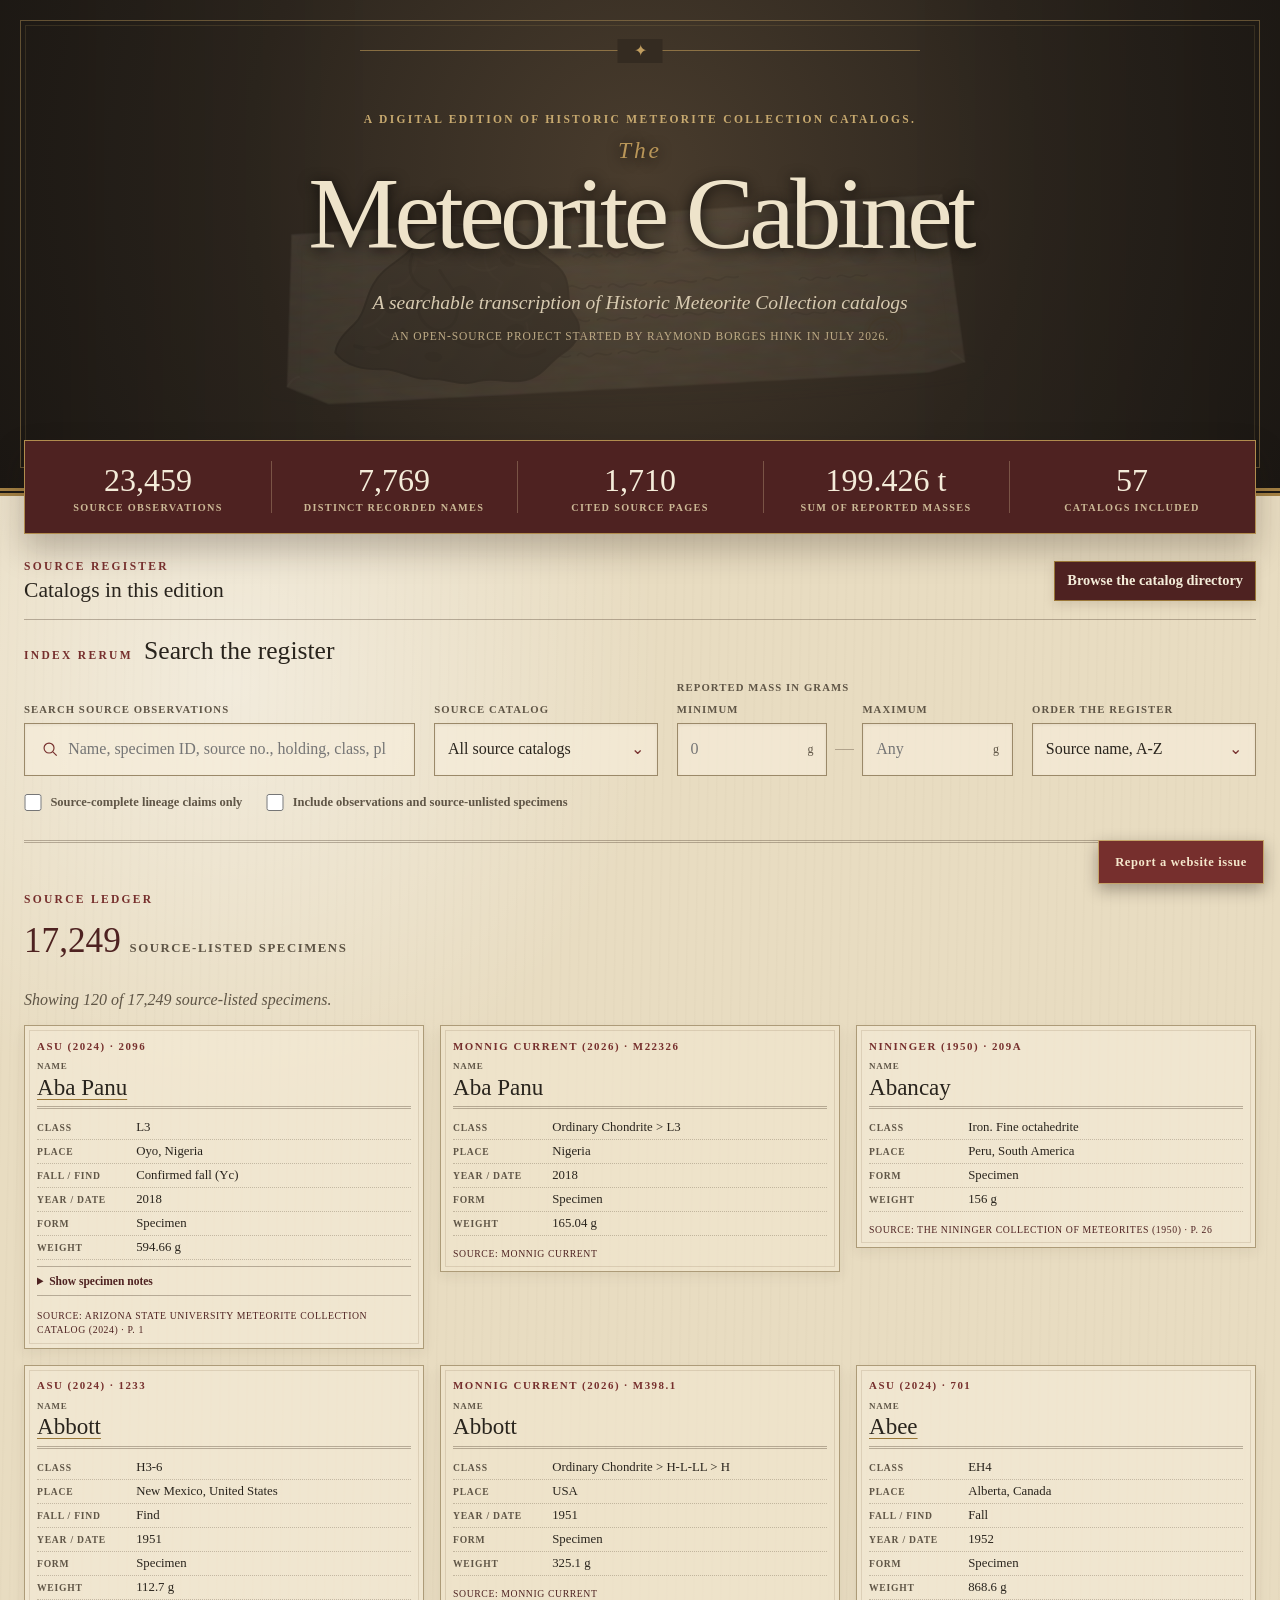
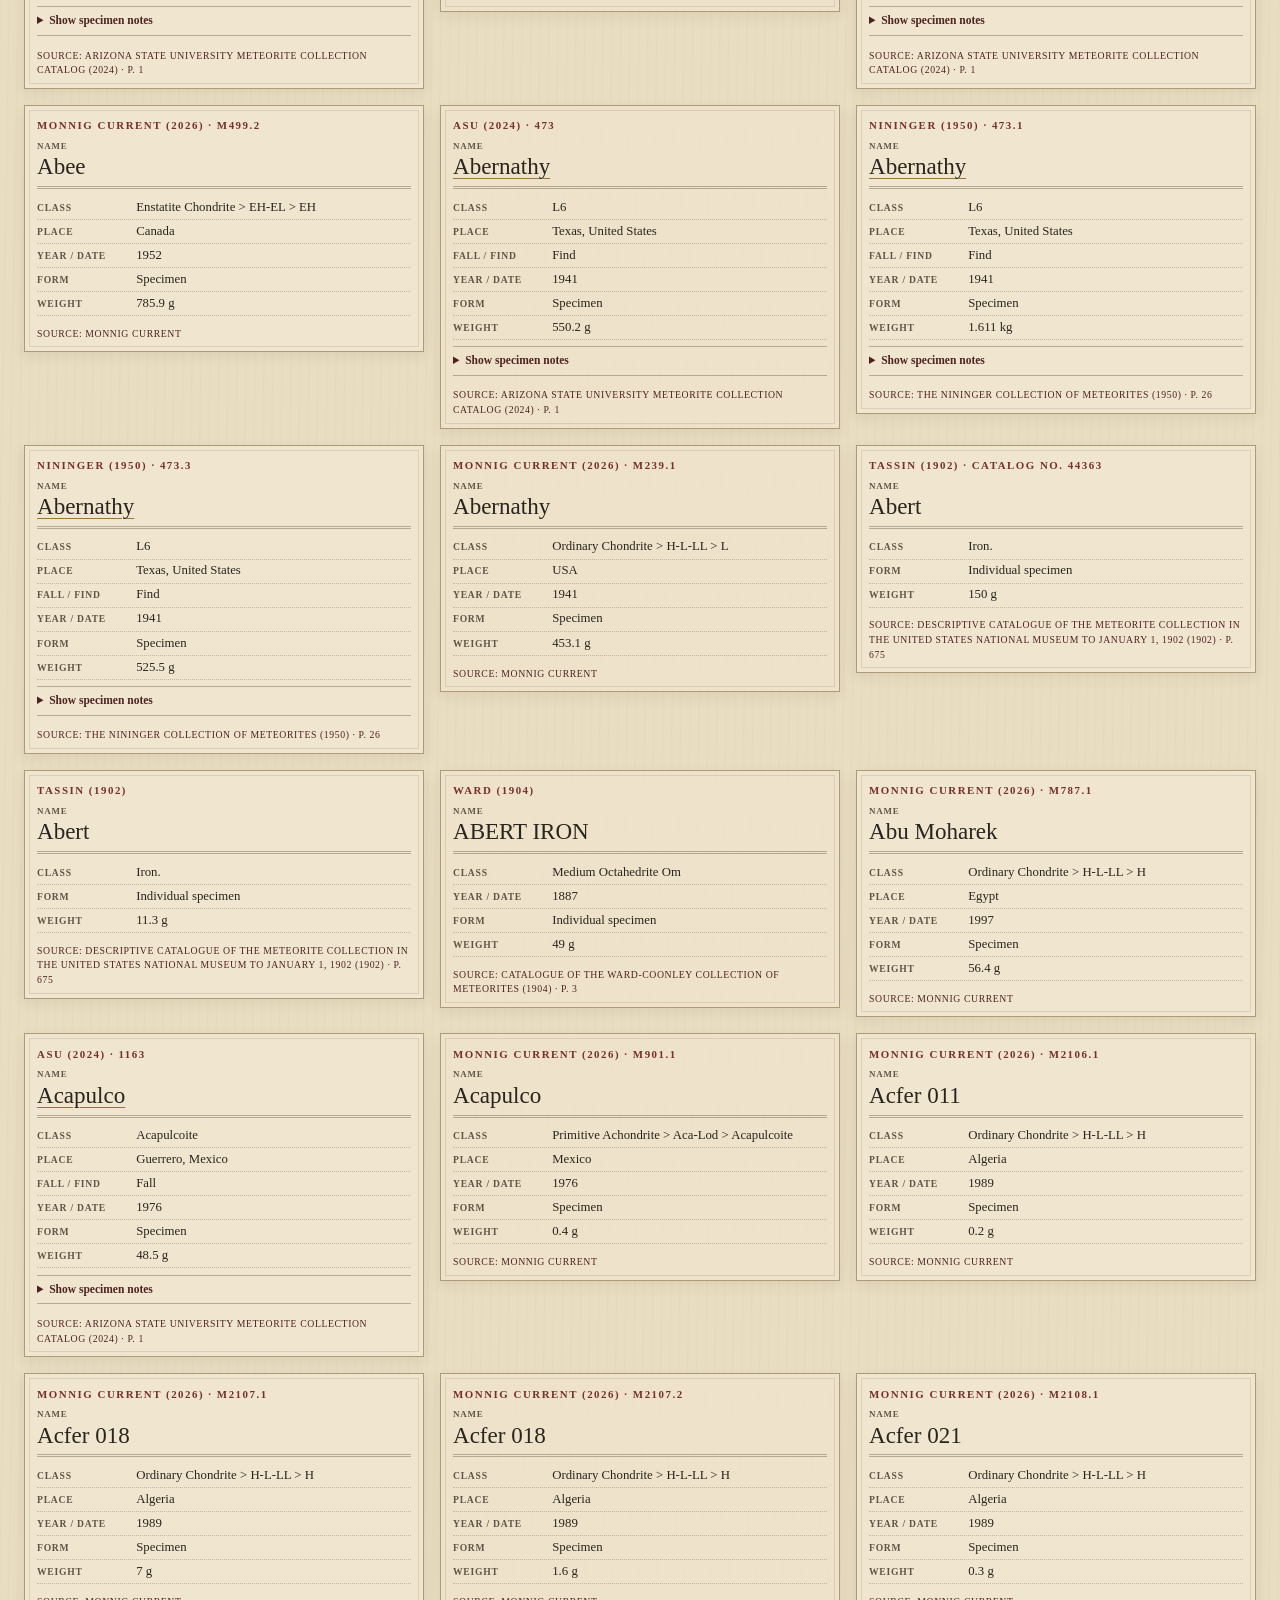
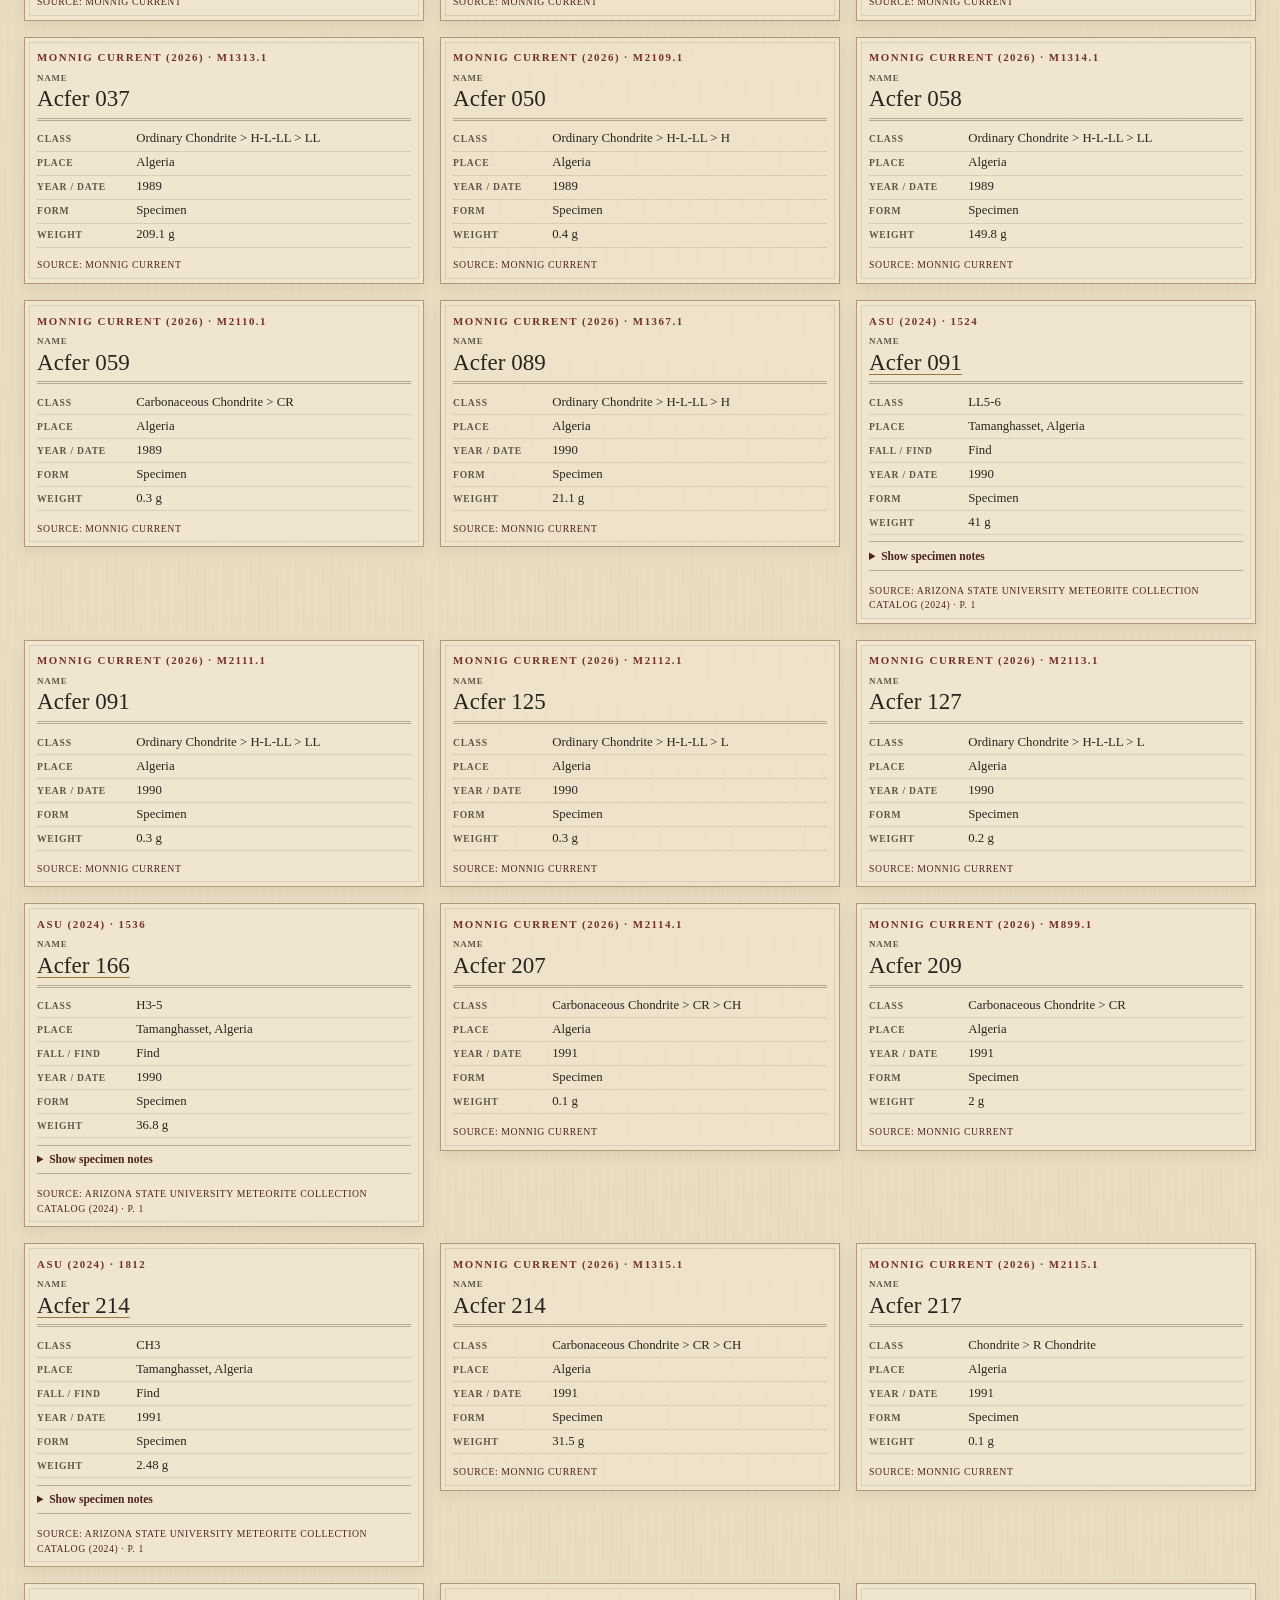
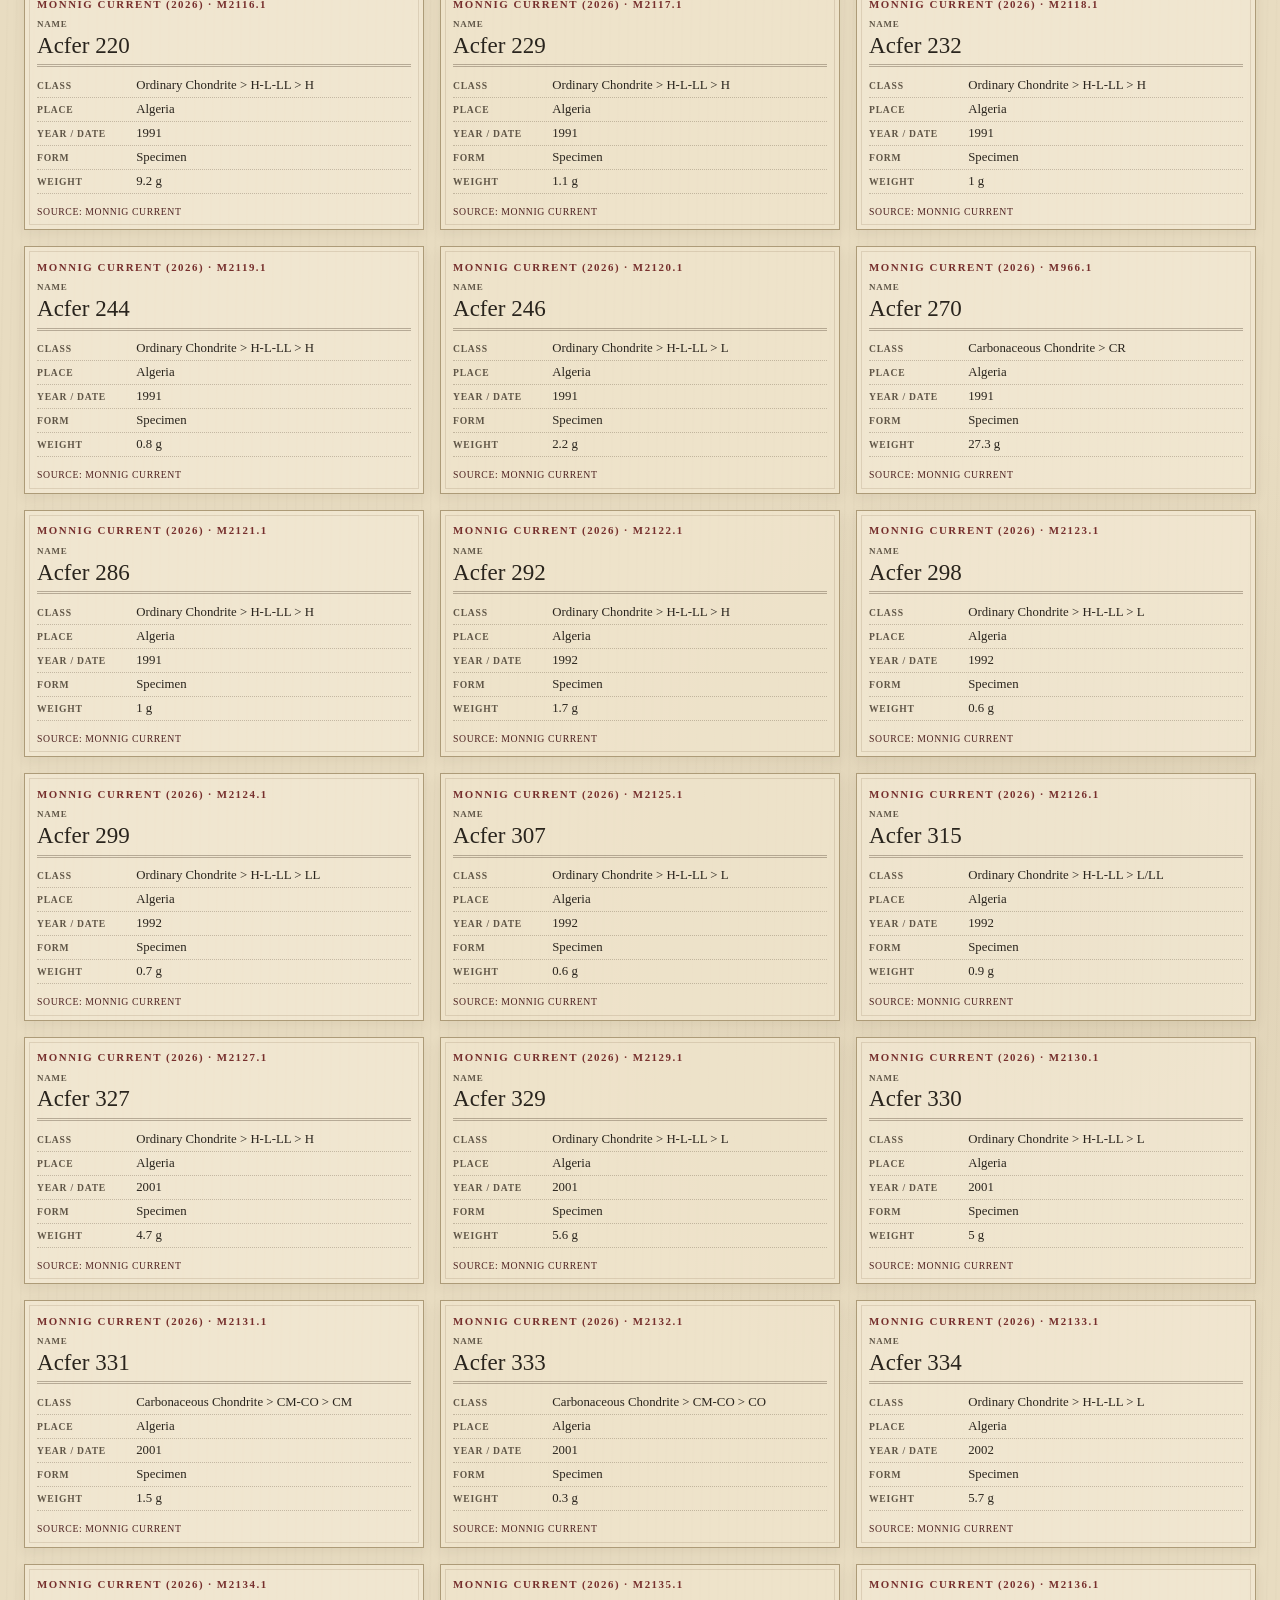
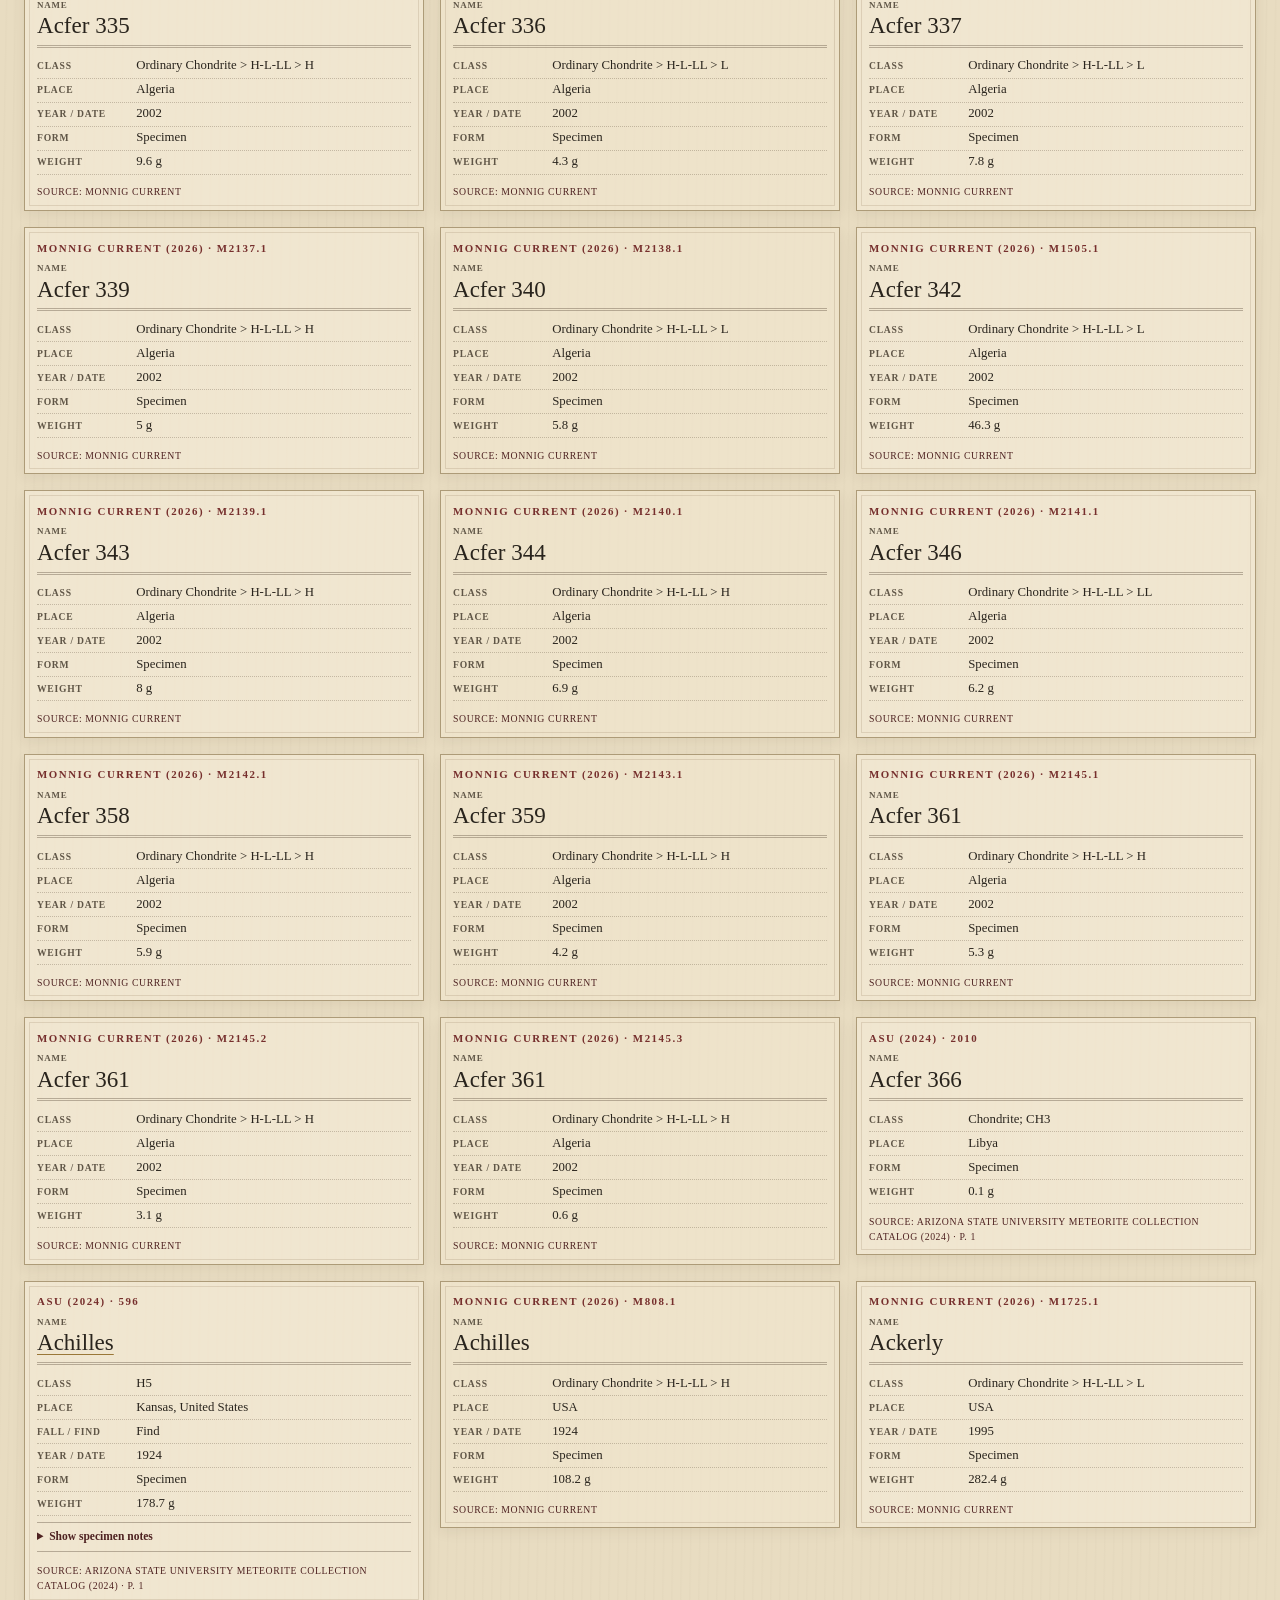
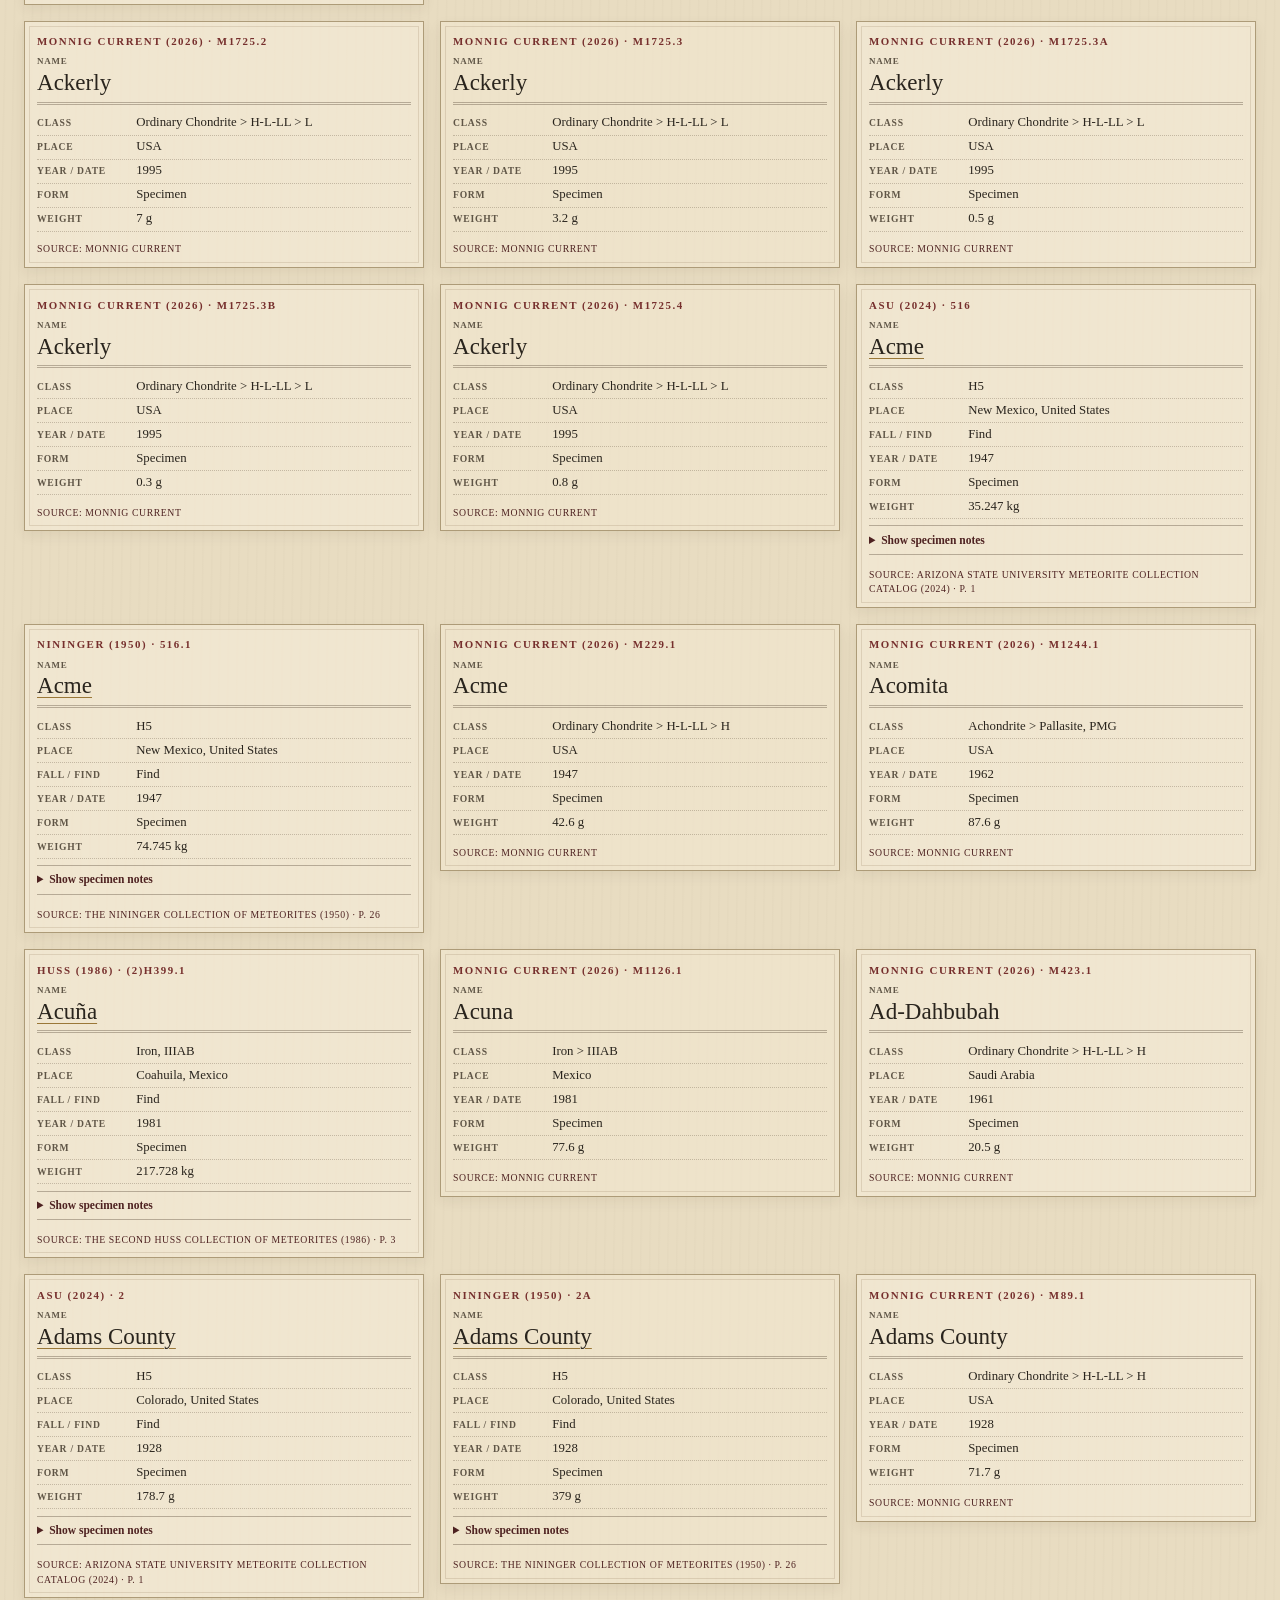
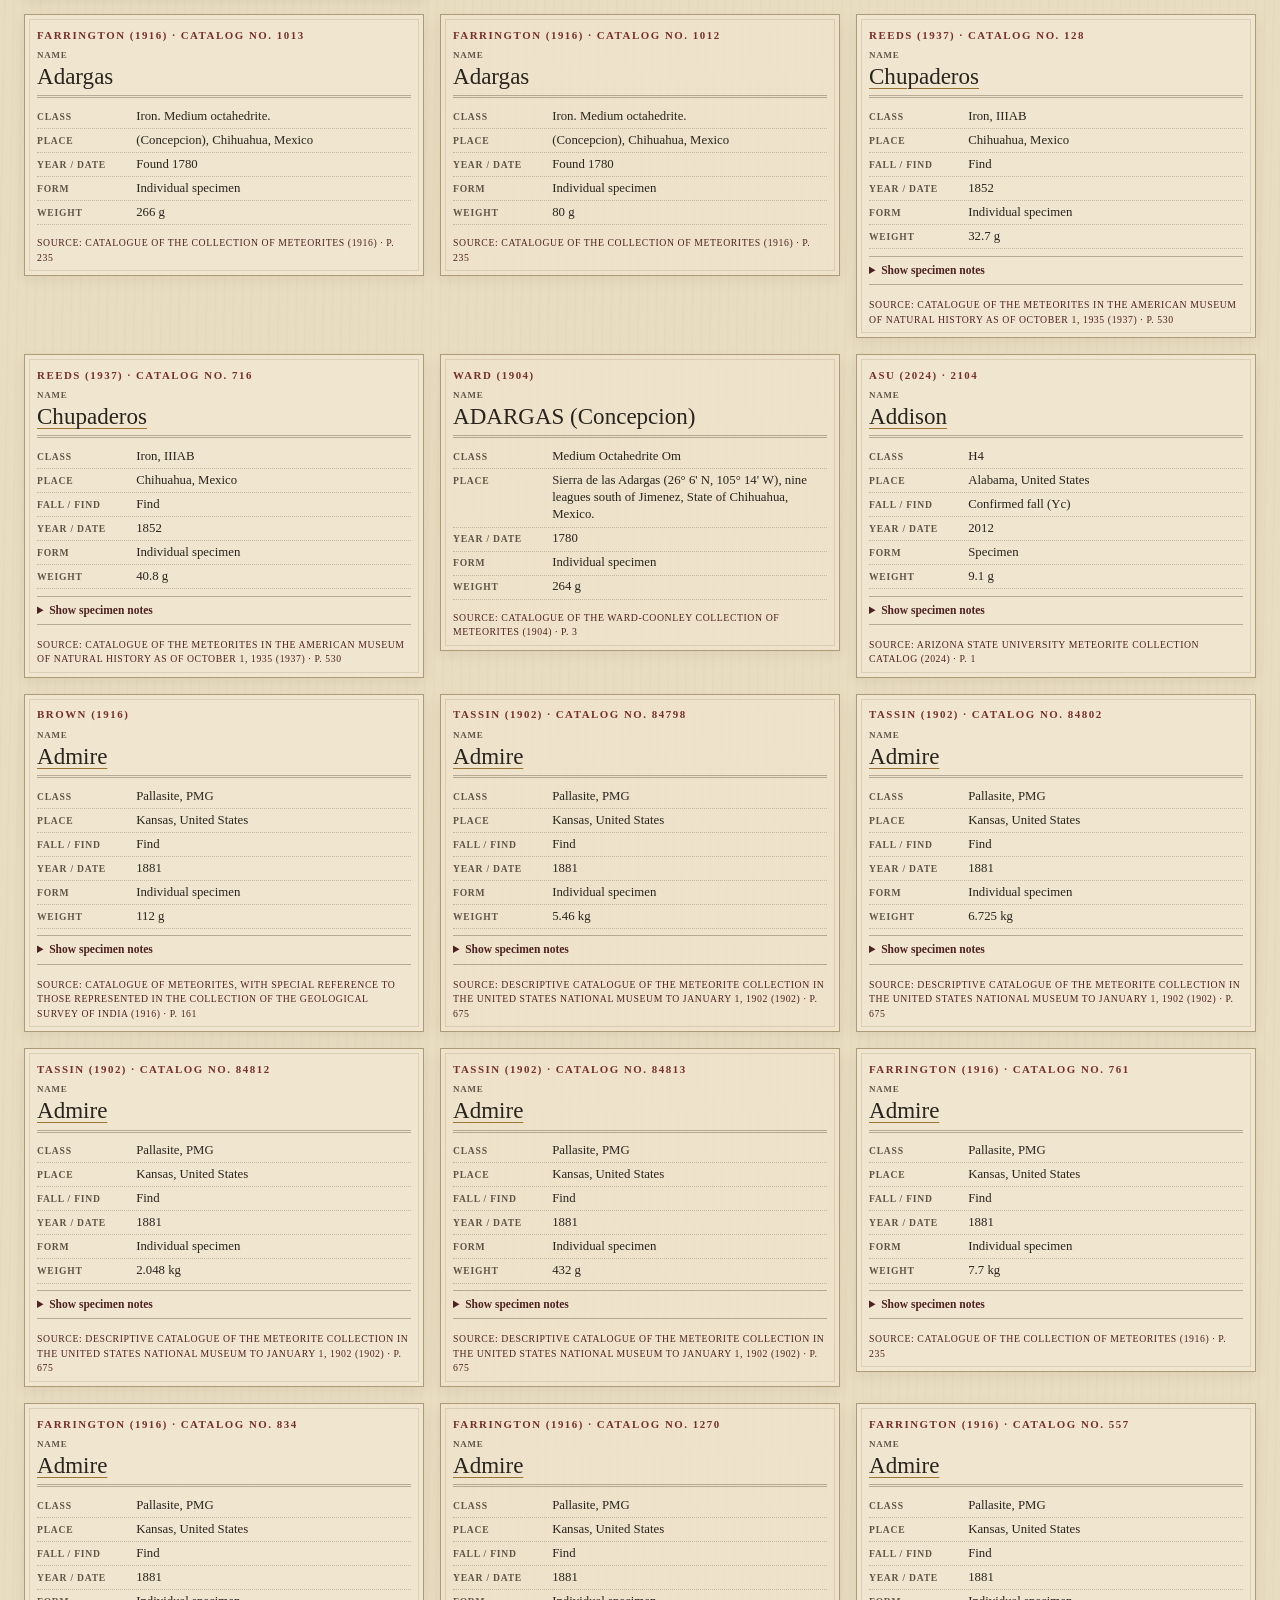
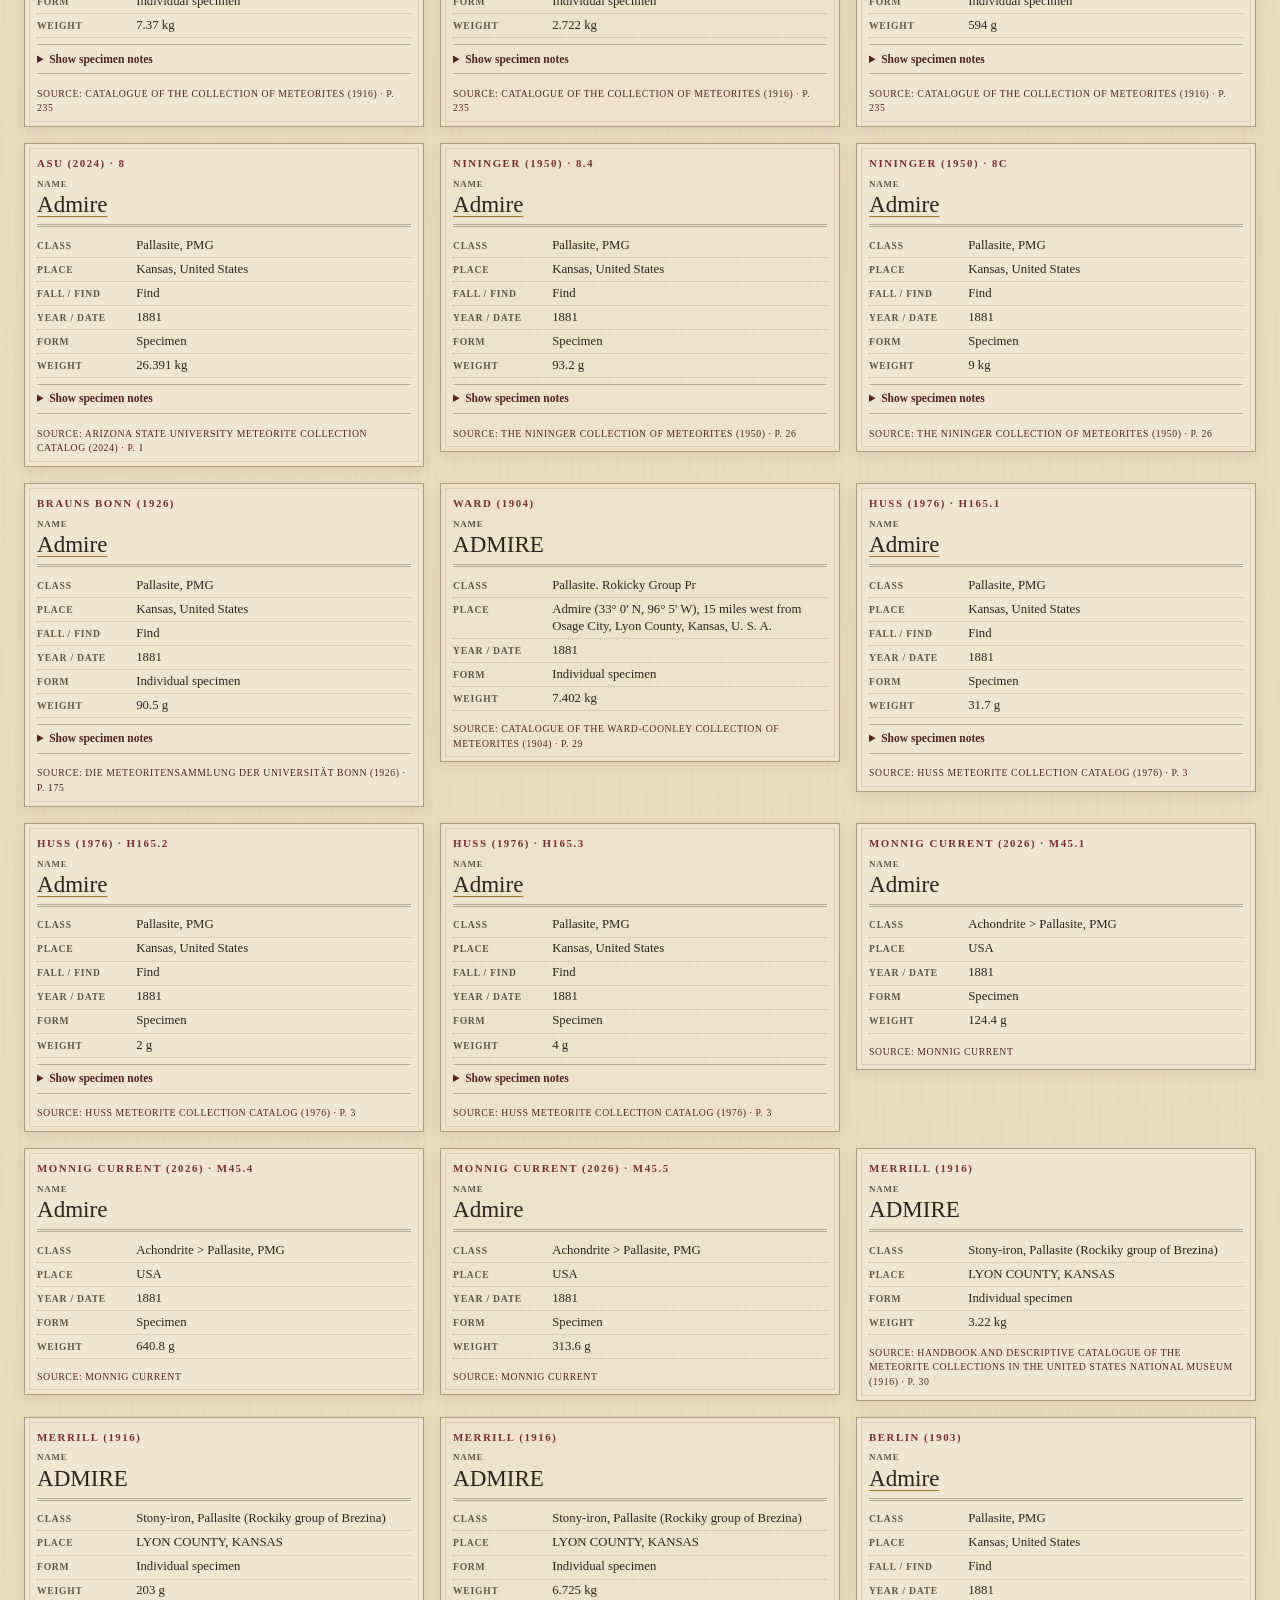
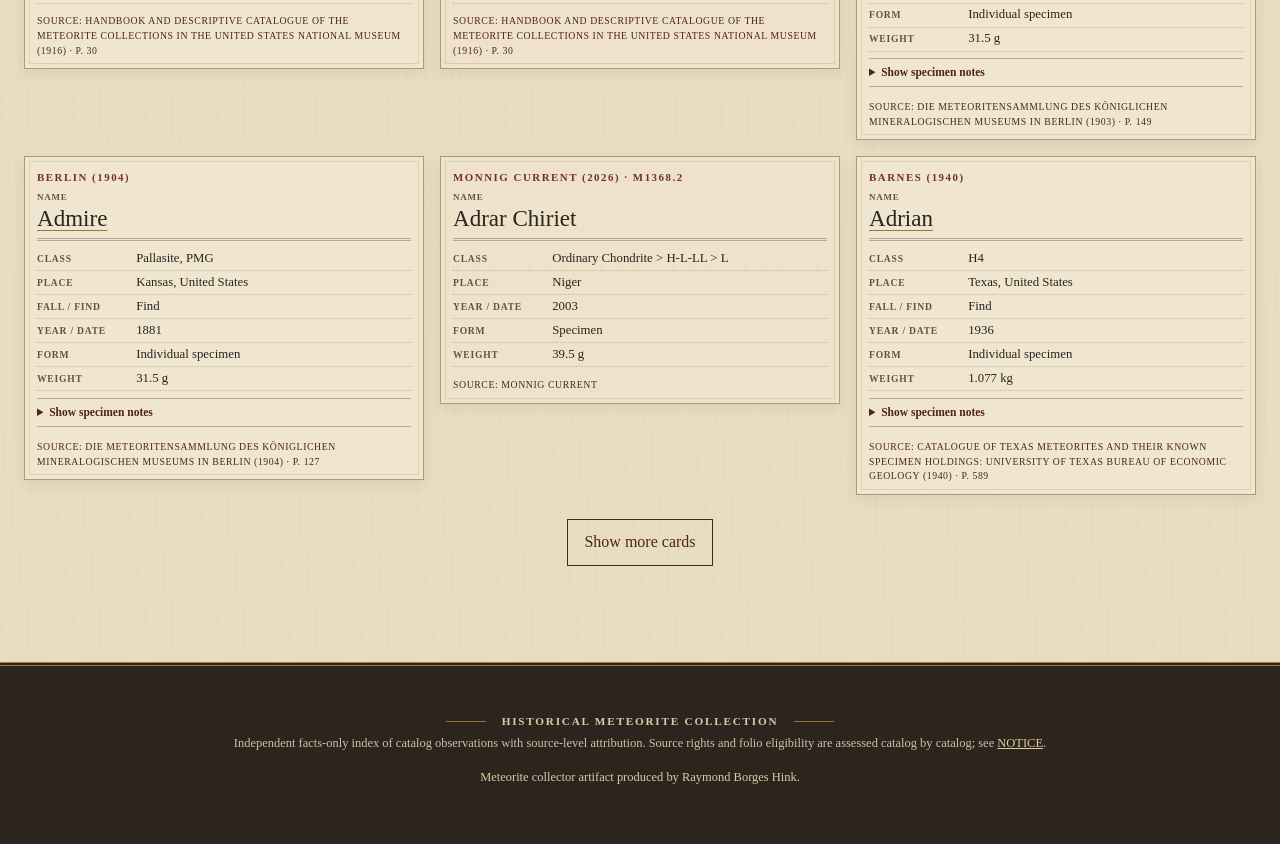
<file: index.html>
<!doctype html>
<html lang="en">
<head>
  <meta charset="utf-8">
  <meta name="viewport" content="width=device-width, initial-scale=1">
  <meta name="description" content="An independently structured factual index of observations from historic meteorite collection catalogs.">
  <meta name="author" content="Raymond Borges Hink">
  <meta name="theme-color" content="#2d241b">
  <title>The Meteorite Cabinet | Historical Collection Index</title>
  <link rel="icon" href="./favicon.svg" type="image/svg+xml">
  <link rel="stylesheet" href="./styles.css?v=20260930-monnig-current-1">
  <script src="./app.js?v=20260930-monnig-current-1" defer></script>
</head>
<body>
  <a class="skip-link" href="#catalog">Skip to catalog</a>

  <header class="masthead">
    <div class="masthead-rule" aria-hidden="true"><span>&#10022;</span></div>
    <div class="masthead-inner">
      <p class="kicker">A digital edition of historic meteorite collection catalogs.</p>
      <h1><span>The</span> Meteorite Cabinet</h1>
      <p class="deck">A searchable transcription of Historic Meteorite Collection catalogs</p>
      <p class="project-credit">An open-source project started by Raymond Borges Hink in July 2026.</p>
    </div>
    <img class="collector-artifact" src="./meteorite-collector-artifact-v1.svg" alt="" aria-hidden="true">
  </header>

  <main id="catalog" class="page-shell" tabindex="-1">
    <section class="statistics" aria-label="Source observation statistics">
      <div><strong id="stat-specimens">-</strong><span>source observations</span></div>
      <div><strong id="stat-names">-</strong><span>distinct recorded names</span></div>
      <div><strong id="stat-pages">-</strong><span>cited source pages</span></div>
      <div><strong id="stat-mass">-</strong><span>sum of reported masses</span></div>
      <div><strong id="stat-catalogs">-</strong><span>catalogs included</span></div>
    </section>

    <section class="source-summary homepage-source-summary" aria-labelledby="source-summary-heading">
      <header>
        <div>
          <p class="eyebrow">Source register</p>
          <h2 id="source-summary-heading">Catalogs in this edition</h2>
        </div>
        <div class="source-register-links">
          <a class="master-list-link" href="./catalogs.html">
            <strong>Browse the catalog directory</strong>
          </a>
        </div>
      </header>
    </section>

    <section class="catalog-tools" aria-labelledby="catalog-heading">
      <div class="section-heading">
        <p>Index Rerum</p>
        <h2 id="catalog-heading">Search the register</h2>
      </div>

      <form id="filter-form" class="filters" role="search">
        <label class="search-field">
          <span>Search source observations</span>
          <span class="input-wrap search-wrap">
            <svg aria-hidden="true" viewBox="0 0 24 24"><circle cx="10.5" cy="10.5" r="6.5"></circle><path d="m15.5 15.5 5 5"></path></svg>
            <input id="search" name="q" type="search" autocomplete="off" placeholder="Name, specimen ID, source no., holding, class, place, date, or composition">
          </span>
        </label>

        <label class="catalog-field">
          <span>Source catalog</span>
          <span class="select-wrap">
            <select id="catalog-filter" name="catalog">
              <option value="">All source catalogs</option>
            </select>
          </span>
        </label>

        <fieldset class="weight-range">
          <legend>Reported mass in grams</legend>
          <label>
            <span>Minimum</span>
            <span class="input-wrap number-wrap"><input id="min-weight" name="min" type="number" min="0" step="any" inputmode="decimal" placeholder="0"><b>g</b></span>
          </label>
          <span class="range-rule" aria-hidden="true"></span>
          <label>
            <span>Maximum</span>
            <span class="input-wrap number-wrap"><input id="max-weight" name="max" type="number" min="0" step="any" inputmode="decimal" placeholder="Any"><b>g</b></span>
          </label>
        </fieldset>

        <label class="sort-field">
          <span>Order the register</span>
          <span class="select-wrap">
            <select id="sort" name="sort">
              <option value="name-asc">Source name, A-Z</option>
              <option value="name-desc">Source name, Z-A</option>
              <option value="designation-asc">Designation / source identifier, ascending</option>
              <option value="designation-desc">Designation / source identifier, descending</option>
              <option value="weight-asc">Weight, lightest first</option>
              <option value="weight-desc">Weight, heaviest first</option>
            </select>
          </span>
        </label>

        <div class="filter-toggles">
          <label class="filter-toggle lineage-field">
            <input id="lineage-only" name="lineage" type="checkbox" value="1">
            <span>Source-complete lineage claims only</span>
          </label>
          <label class="filter-toggle unknown-weight-field">
            <input id="include-unknown-weight" name="include-unknown-weight" type="checkbox">
            <span>Include observations and source-unlisted specimens</span>
          </label>
        </div>
      </form>
    </section>

    <section class="results-section" aria-labelledby="results-heading">
      <div class="results-bar">
        <div>
          <p class="eyebrow">Source ledger</p>
          <h2 id="results-heading"><span id="result-count">Loading</span> <small id="result-unit">source-listed specimens</small></h2>
        </div>
        <button id="clear-filters" class="text-button" type="button" hidden>Clear filters</button>
      </div>

      <p id="status" class="status" role="status" aria-live="polite">Opening the factual index...</p>
      <p id="current-context-status" class="status current-context-status" role="status" aria-live="polite" hidden></p>
      <div id="results" class="catalog-grid" aria-busy="true"></div>
      <div class="more-row"><button id="show-more" class="button secondary-button" type="button" hidden>Show more cards</button></div>

      <div id="empty-state" class="empty-state" hidden>
        <span aria-hidden="true">&#10022;</span>
        <h3>No cards answer that description</h3>
        <p>Try a broader name, specimen ID, source number, holding, classification, locality, date, composition, catalog, or mass interval.</p>
        <button class="button" type="button" data-clear-filters>Clear the search</button>
      </div>

      <div id="error-state" class="empty-state error-state" role="alert" hidden>
        <span aria-hidden="true">!</span>
        <h3 id="error-heading" tabindex="-1">The factual index could not be opened</h3>
        <p id="error-message">The public catalog data is presently unavailable.</p>
        <button id="retry" class="button" type="button">Try again</button>
      </div>

      <noscript><p class="empty-state">JavaScript is required to search and display this factual index.</p></noscript>
    </section>
  </main>

  <footer>
    <p><i aria-hidden="true"></i> Historical Meteorite Collection <i aria-hidden="true"></i></p>
    <p>Independent facts-only index of catalog observations with source-level attribution. Source rights and folio eligibility are assessed catalog by catalog; see <a href="./NOTICE.md">NOTICE</a>.</p>
    <p class="issue-report-action"><button id="issue-report-open" class="issue-report-button" type="button">Report a website issue</button></p>
    <noscript><p class="issue-report-fallback"><a href="https://github.com/rayborg/Historical-meteorite-collections/issues/new?template=data-error.yml" target="_blank" rel="noopener noreferrer">Report a website issue on GitHub (opens in a new tab)</a></p></noscript>
    <p class="artifact-credit">Meteorite collector artifact produced by Raymond Borges Hink.</p>
  </footer>

  <template id="record-template">
    <article class="record-card">
      <header class="record-heading">
        <div>
          <p class="designation"></p>
          <p class="record-semantic-label"></p>
          <p class="source-name-label">Meteorite name</p>
          <h3 class="record-name"></h3>
        </div>
      </header>
      <section class="record-description" aria-label="Description" hidden>
        <h4>Description</h4>
        <p></p>
      </section>
      <dl class="record-meta" aria-label="Catalog record details"></dl>
      <footer class="record-footer">
        <p class="record-source"></p>
      </footer>
    </article>
  </template>

  <dialog id="issue-report-dialog" aria-labelledby="issue-report-title" aria-describedby="issue-report-description">
    <div class="dialog-frame issue-report-frame">
      <header>
        <div>
          <p>Public issue intake</p>
          <h2 id="issue-report-title">Report a website issue</h2>
        </div>
        <button id="issue-report-close" class="dialog-close" type="button" aria-label="Close issue report dialog">&times;</button>
      </header>
      <div class="issue-report-content">
        <p id="issue-report-description">Reports are stored as public GitHub issues. A GitHub account and login are required to submit the issue form, where GitHub applies its abuse controls.</p>
        <p>Do not include email addresses, contact details, private correspondence, credentials, or other private or sensitive data.</p>
      <form id="issue-report-form" class="issue-report-form" novalidate>
          <div class="issue-report-honeypot" aria-hidden="true">
            <label for="issue-report-website">Leave this field empty</label>
            <input id="issue-report-website" name="website" type="text" autocomplete="off" tabindex="-1">
          </div>
          <label class="issue-report-challenge" for="issue-report-answer">
            <span id="issue-report-question">Anti-spam check</span>
            <input id="issue-report-answer" name="answer" type="text" inputmode="numeric" pattern="[0-9]+" autocomplete="off" required aria-describedby="issue-report-help issue-report-error">
          </label>
          <p id="issue-report-help" class="issue-report-help">Answer the addition question, then continue to the public GitHub issue form.</p>
          <p id="issue-report-error" class="issue-report-error" role="alert" aria-live="assertive" hidden></p>
          <div class="issue-report-actions">
            <button class="button" type="submit">Continue to GitHub</button>
            <button id="issue-report-cancel" class="button secondary-button" type="button">Cancel</button>
          </div>
        </form>
      </div>
    </div>
  </dialog>

  <dialog id="folio-dialog" aria-labelledby="folio-dialog-title">
    <div class="dialog-frame">
      <header>
        <div>
          <p id="folio-dialog-catalog"></p>
          <h2 id="folio-dialog-title">Catalog folio</h2>
        </div>
        <button id="folio-dialog-close" class="dialog-close" type="button" aria-label="Close folio viewer">&times;</button>
      </header>
      <figure>
        <div class="dialog-image-wrap">
          <img id="folio-dialog-image" alt="">
          <p id="folio-image-status" role="status" aria-live="polite"></p>
        </div>
        <figcaption id="folio-dialog-caption"></figcaption>
      </figure>
      <nav class="dialog-nav" aria-label="Catalog folio pages">
        <button id="previous-folio" type="button">Previous folio</button>
        <span id="folio-position" aria-live="polite"></span>
        <button id="next-folio" type="button">Next folio</button>
      </nav>
    </div>
  </dialog>
</body>
</html>
</file>
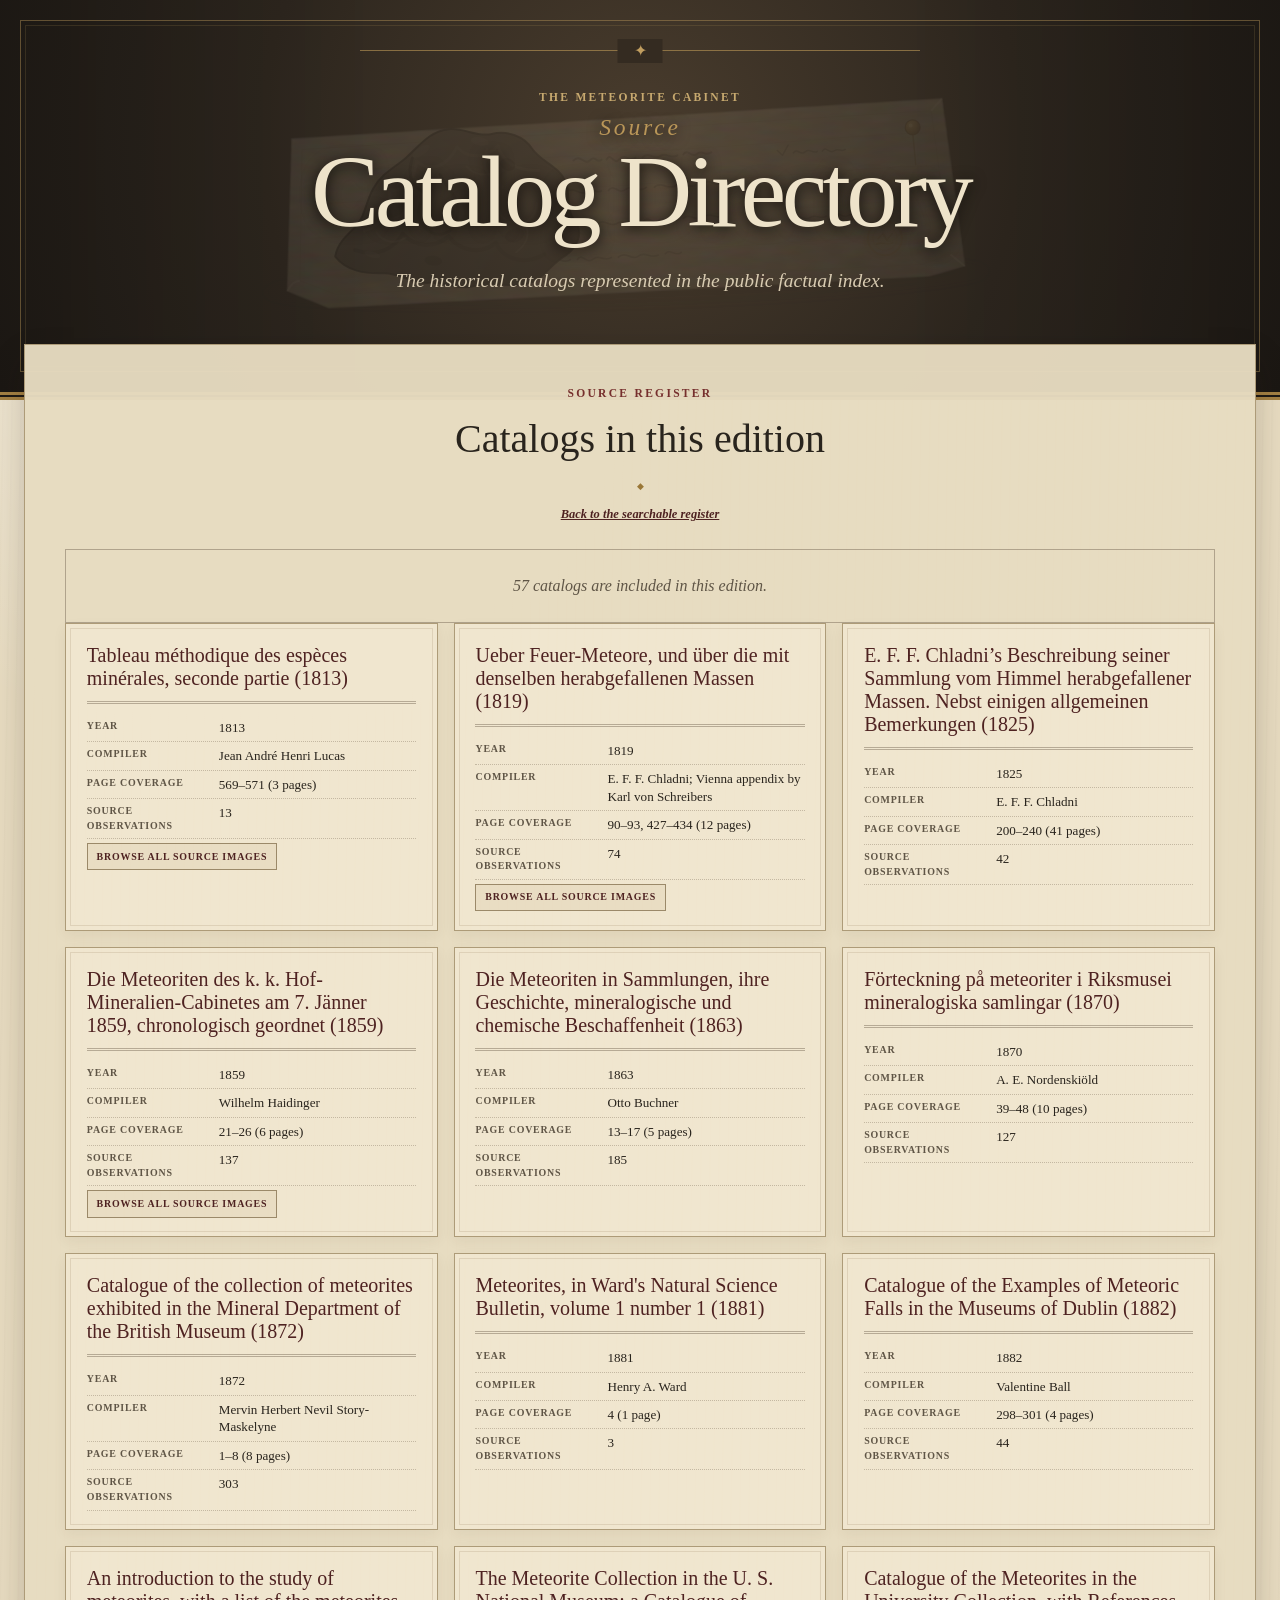
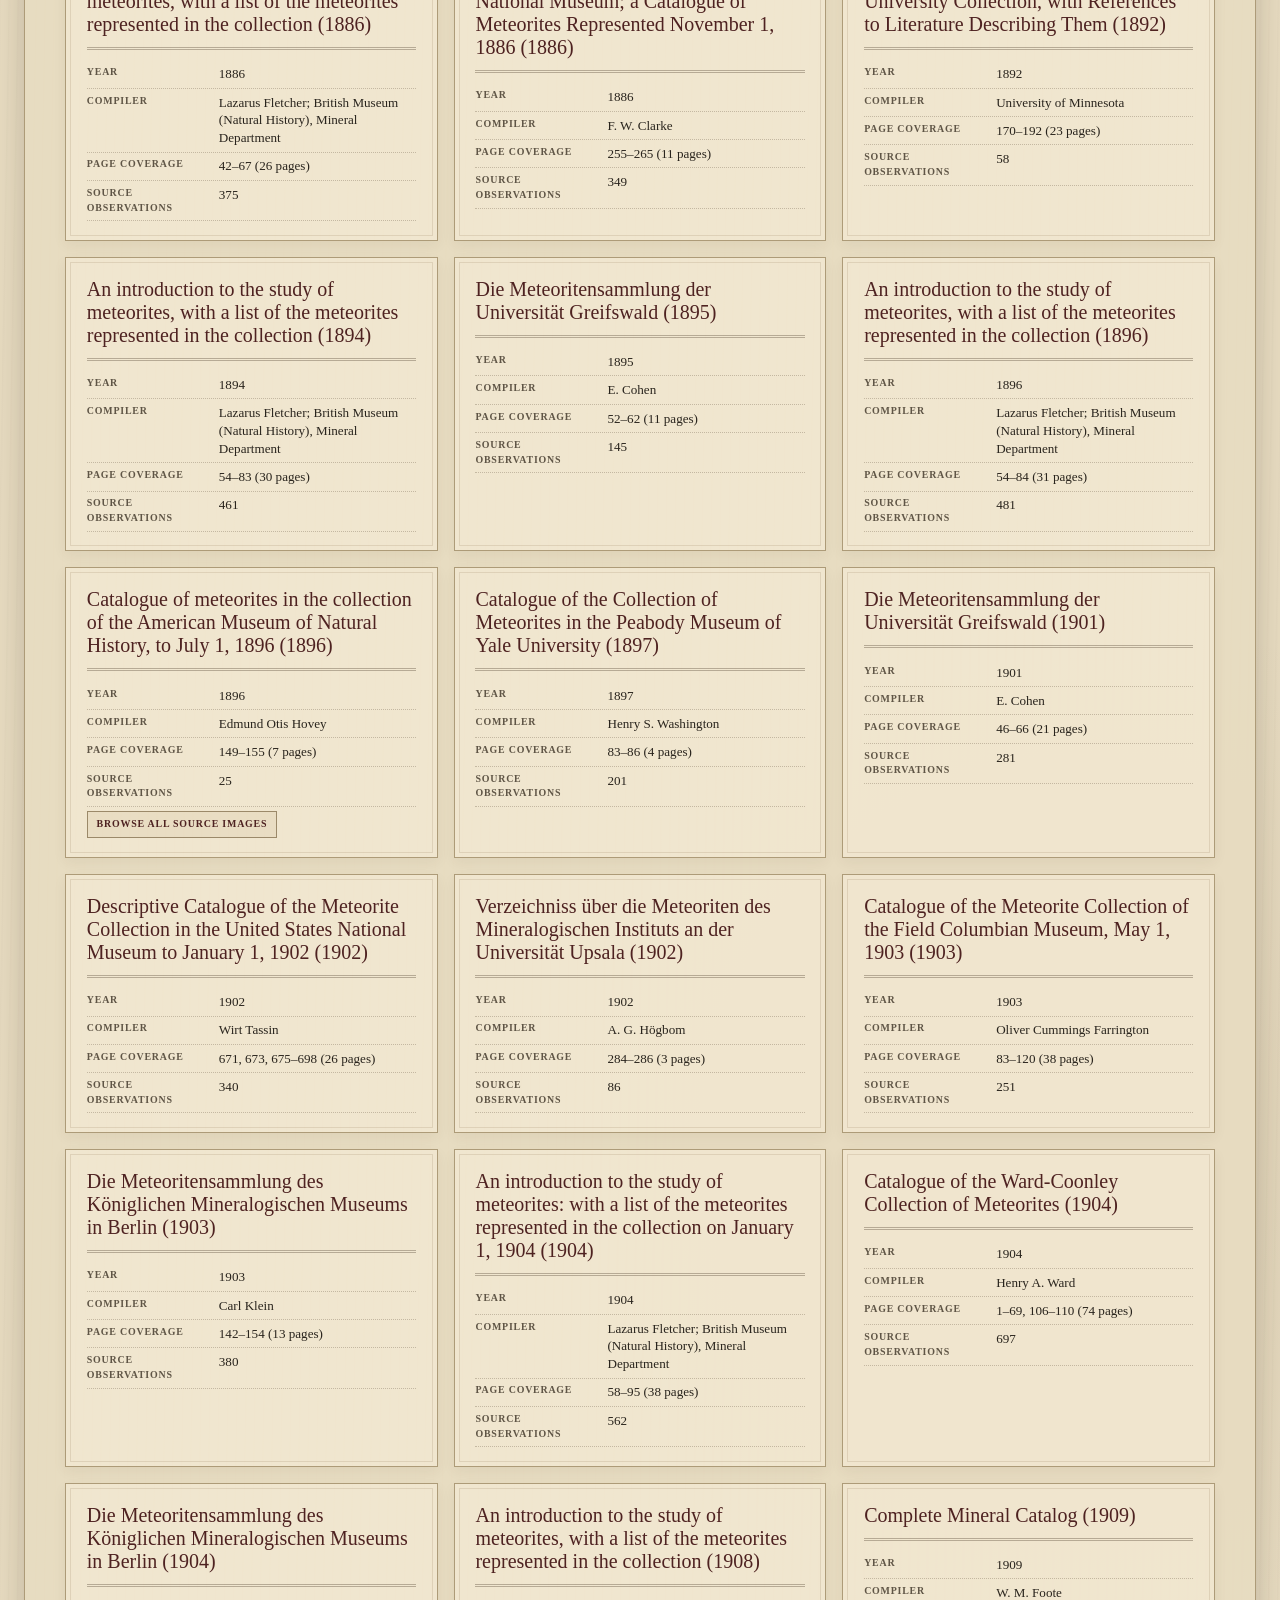
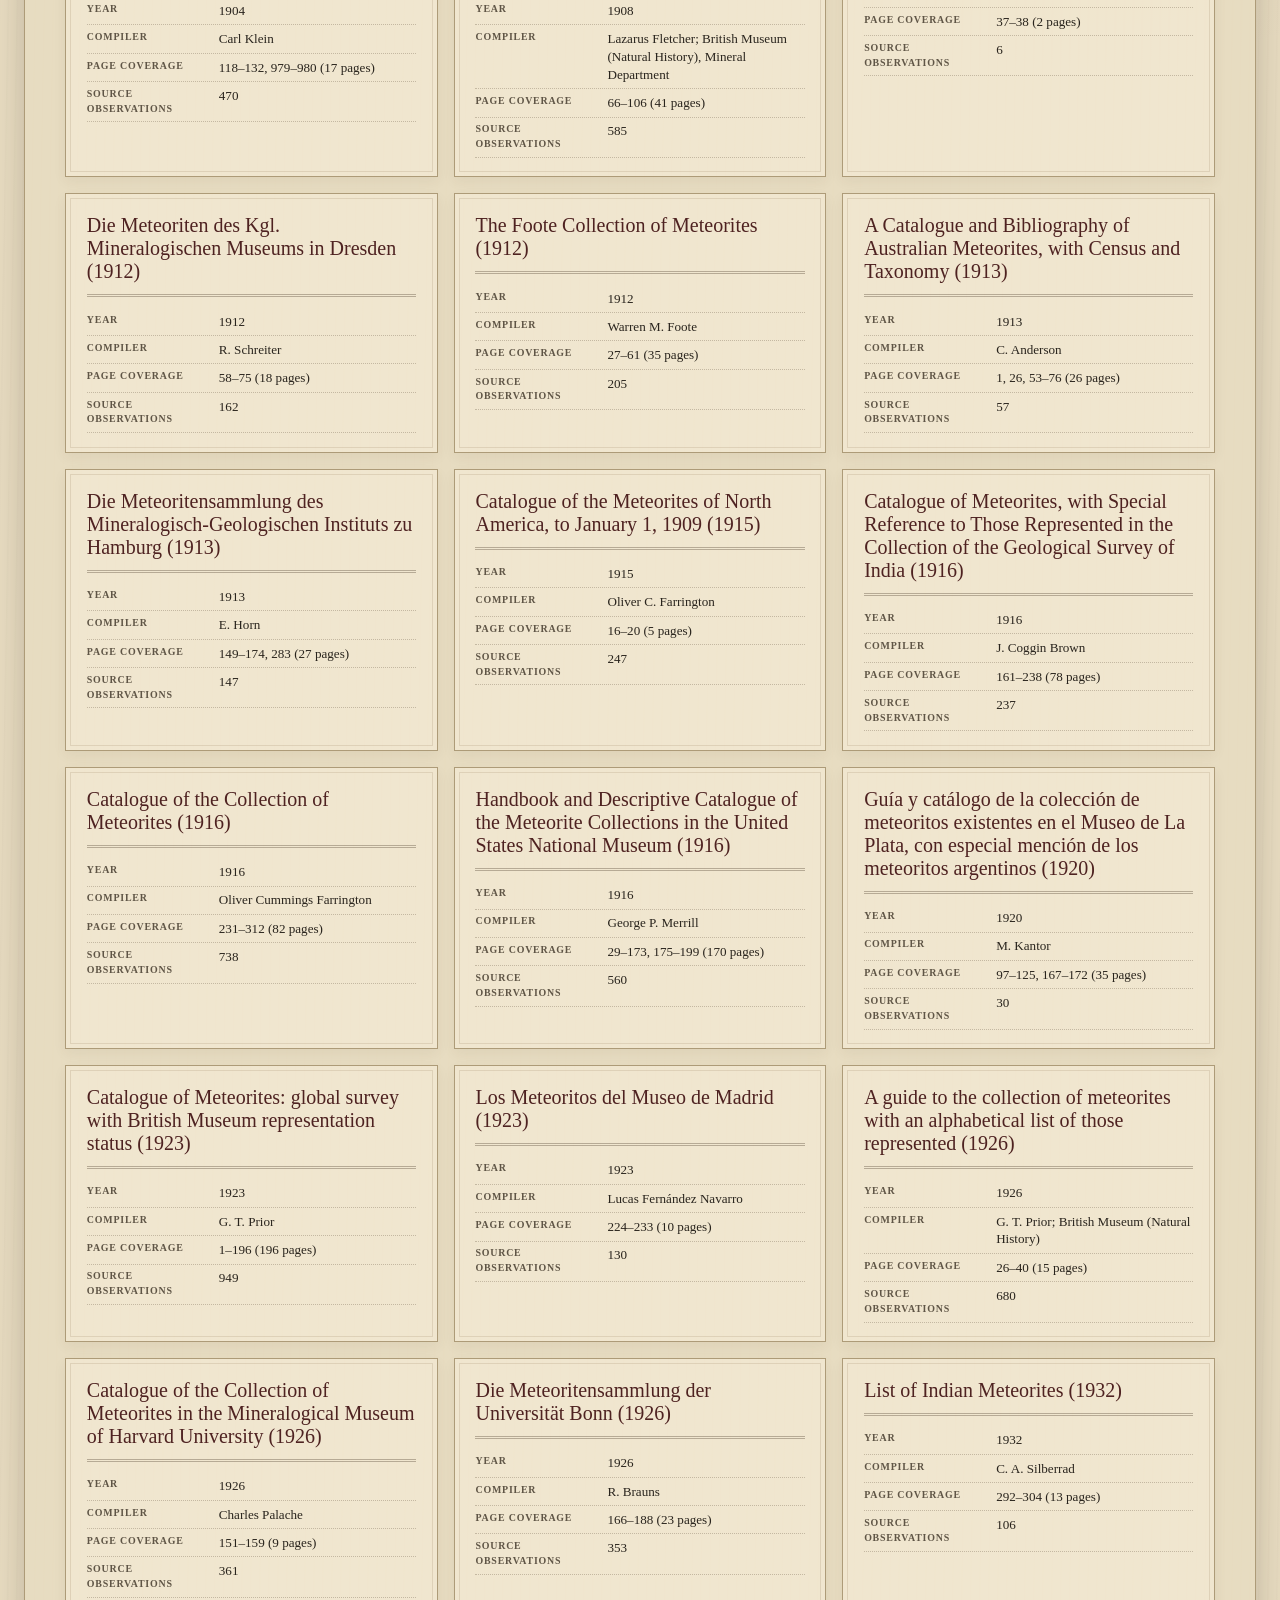
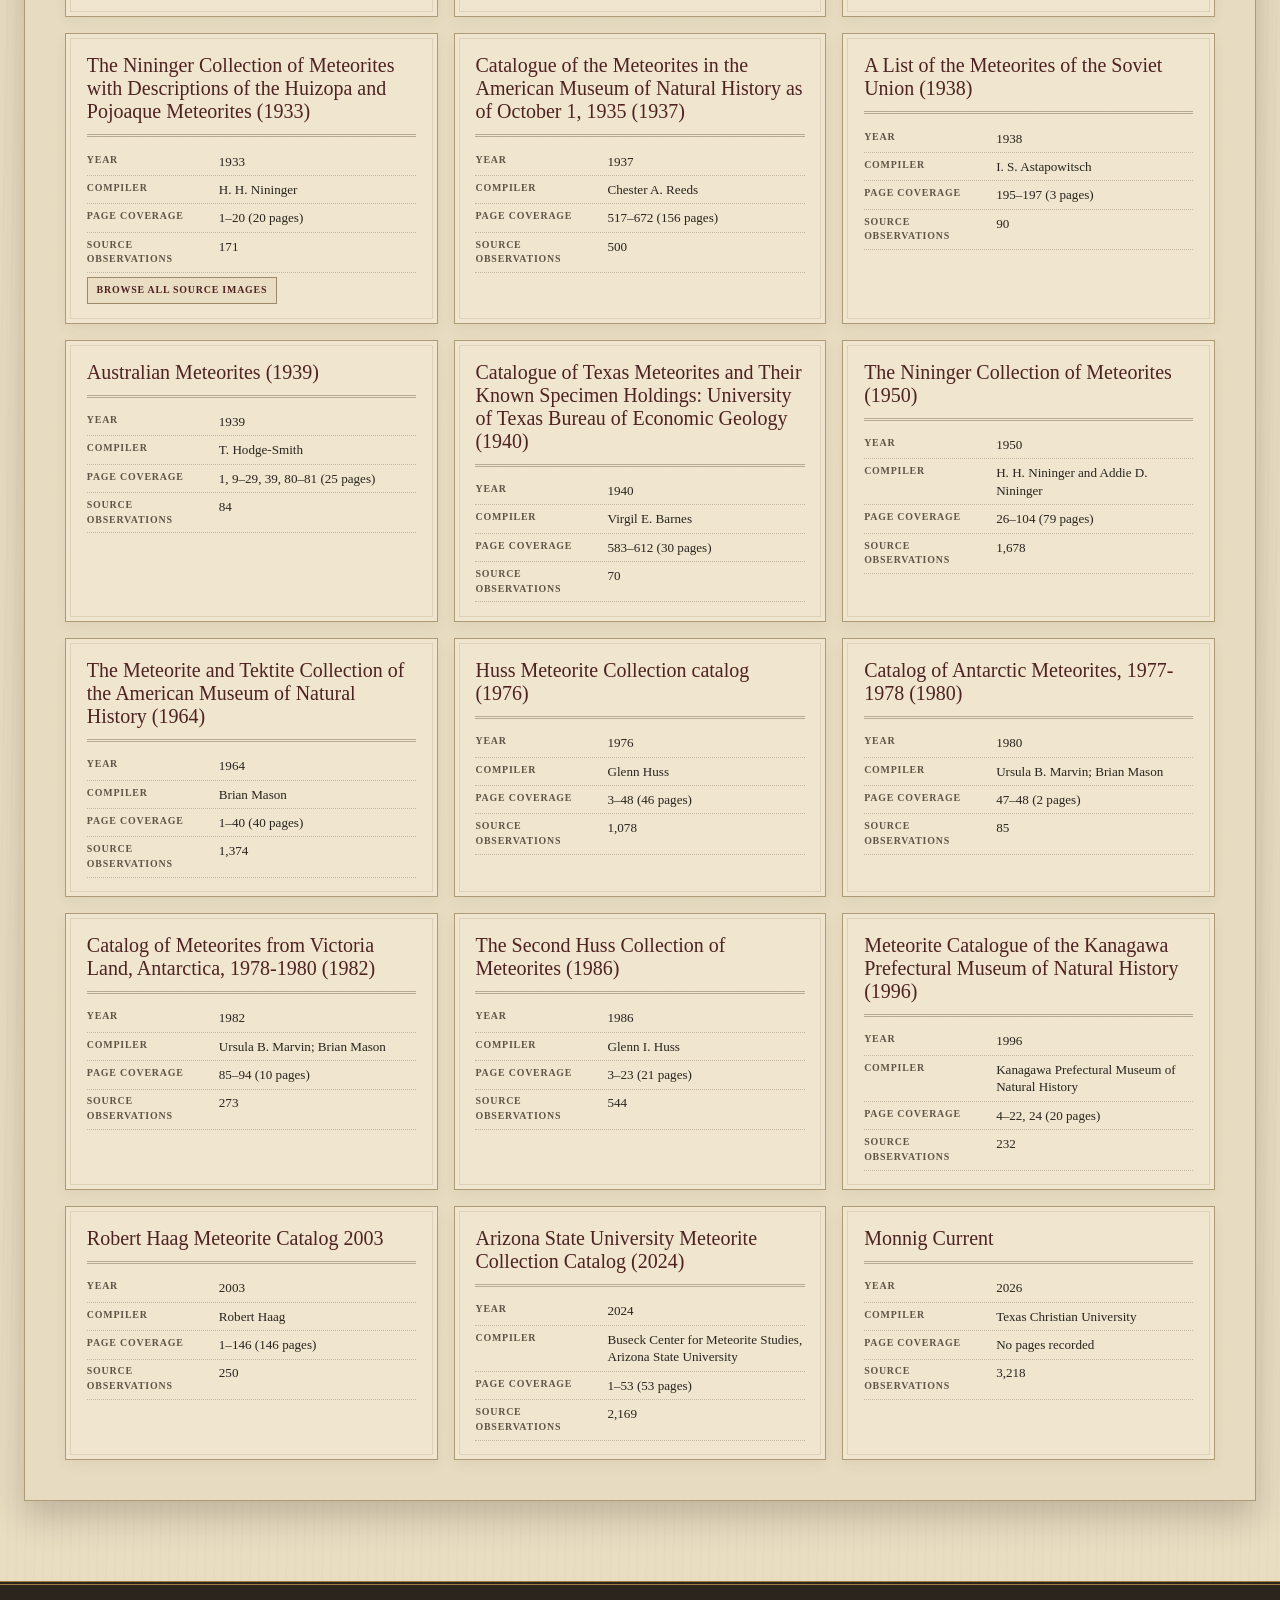
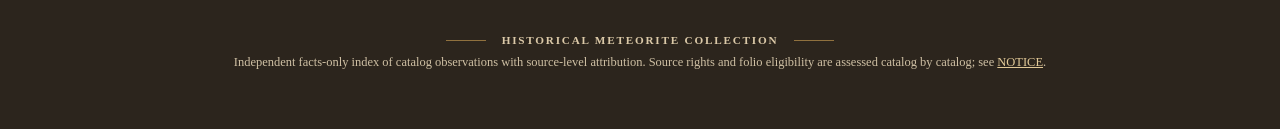
<file: catalogs.html>
<!doctype html>
<html lang="en">
<head>
  <meta charset="utf-8">
  <meta name="viewport" content="width=device-width, initial-scale=1">
  <meta name="description" content="Catalog sources included in The Meteorite Cabinet historical collection index.">
  <meta name="author" content="Raymond Borges Hink">
  <meta name="theme-color" content="#2d241b">
  <title>Catalog Directory | The Meteorite Cabinet</title>
  <link rel="icon" href="./favicon.svg" type="image/svg+xml">
  <link rel="stylesheet" href="./styles.css?v=20260930-monnig-current-1">
  <script src="./app.js?v=20260930-monnig-current-1" defer></script>
  <script src="./catalogs.js?v=20260930-monnig-current-1" defer></script>
</head>
<body class="catalog-directory-page">
  <a class="skip-link" href="#catalog-directory">Skip to catalog directory</a>

  <header class="masthead">
    <div class="masthead-rule" aria-hidden="true"><span>&#10022;</span></div>
    <div class="masthead-inner">
      <p class="kicker">The Meteorite Cabinet</p>
      <h1><span>Source</span> Catalog Directory</h1>
      <p class="deck">The historical catalogs represented in the public factual index.</p>
    </div>
    <img class="collector-artifact" src="./meteorite-collector-artifact-v1.svg" alt="" aria-hidden="true">
  </header>

  <main id="catalog-directory" class="page-shell catalog-directory-shell" tabindex="-1">
    <section class="source-summary" aria-labelledby="catalog-directory-heading">
      <header>
        <p class="eyebrow">Source register</p>
        <h2 id="catalog-directory-heading">Catalogs in this edition</h2>
        <p class="catalog-directory-actions"><a href="./index.html#catalog">Back to the searchable register</a></p>
      </header>

      <p id="catalog-directory-status" class="catalog-directory-status" role="status" aria-live="polite">Reading catalog metadata...</p>
      <div id="catalog-directory-list" aria-busy="true"></div>
      <div id="catalog-directory-error" class="empty-state error-state catalog-directory-error" role="alert" hidden>
        <span aria-hidden="true">!</span>
        <h3 id="catalog-directory-error-heading" tabindex="-1">The catalog directory could not be opened</h3>
        <p>The public catalog metadata is presently unavailable.</p>
        <button id="catalog-directory-retry" class="button" type="button">Try again</button>
      </div>
      <noscript><p class="empty-state">JavaScript is required to validate and display the public catalog directory.</p></noscript>
    </section>
  </main>

  <footer>
    <p><i aria-hidden="true"></i> Historical Meteorite Collection <i aria-hidden="true"></i></p>
    <p>Independent facts-only index of catalog observations with source-level attribution. Source rights and folio eligibility are assessed catalog by catalog; see <a href="./NOTICE.md">NOTICE</a>.</p>
  </footer>

  <dialog id="folio-dialog" aria-labelledby="folio-dialog-title">
    <div class="dialog-frame">
      <header>
        <div>
          <p id="folio-dialog-catalog"></p>
          <h2 id="folio-dialog-title">Catalog folio</h2>
        </div>
        <button id="folio-dialog-close" class="dialog-close" type="button" aria-label="Close folio viewer">&times;</button>
      </header>
      <figure>
        <div class="dialog-image-wrap">
          <img id="folio-dialog-image" alt="">
          <p id="folio-image-status" role="status" aria-live="polite"></p>
        </div>
        <figcaption id="folio-dialog-caption"></figcaption>
      </figure>
      <nav class="dialog-nav" aria-label="Catalog folio pages">
        <button id="previous-folio" type="button">Previous folio</button>
        <span id="folio-position" aria-live="polite"></span>
        <button id="next-folio" type="button">Next folio</button>
      </nav>
    </div>
  </dialog>
</body>
</html>
</file>
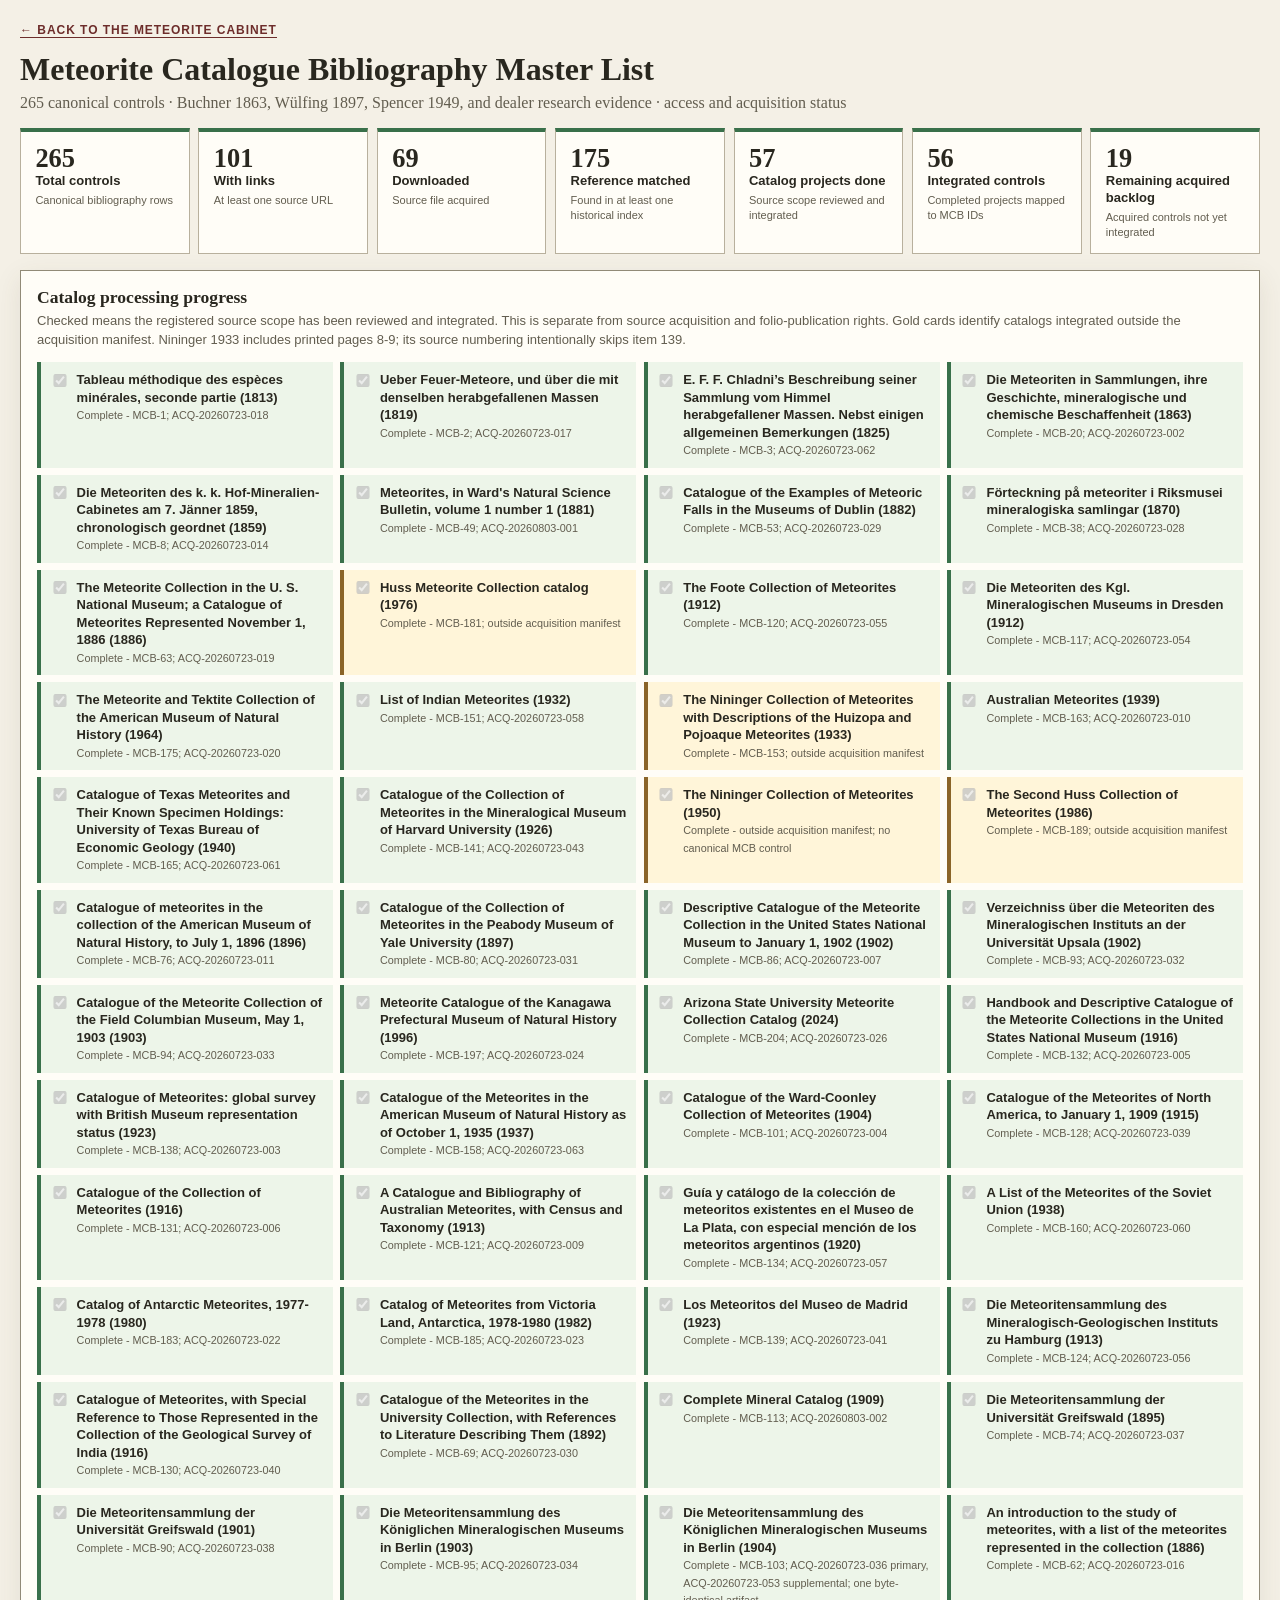
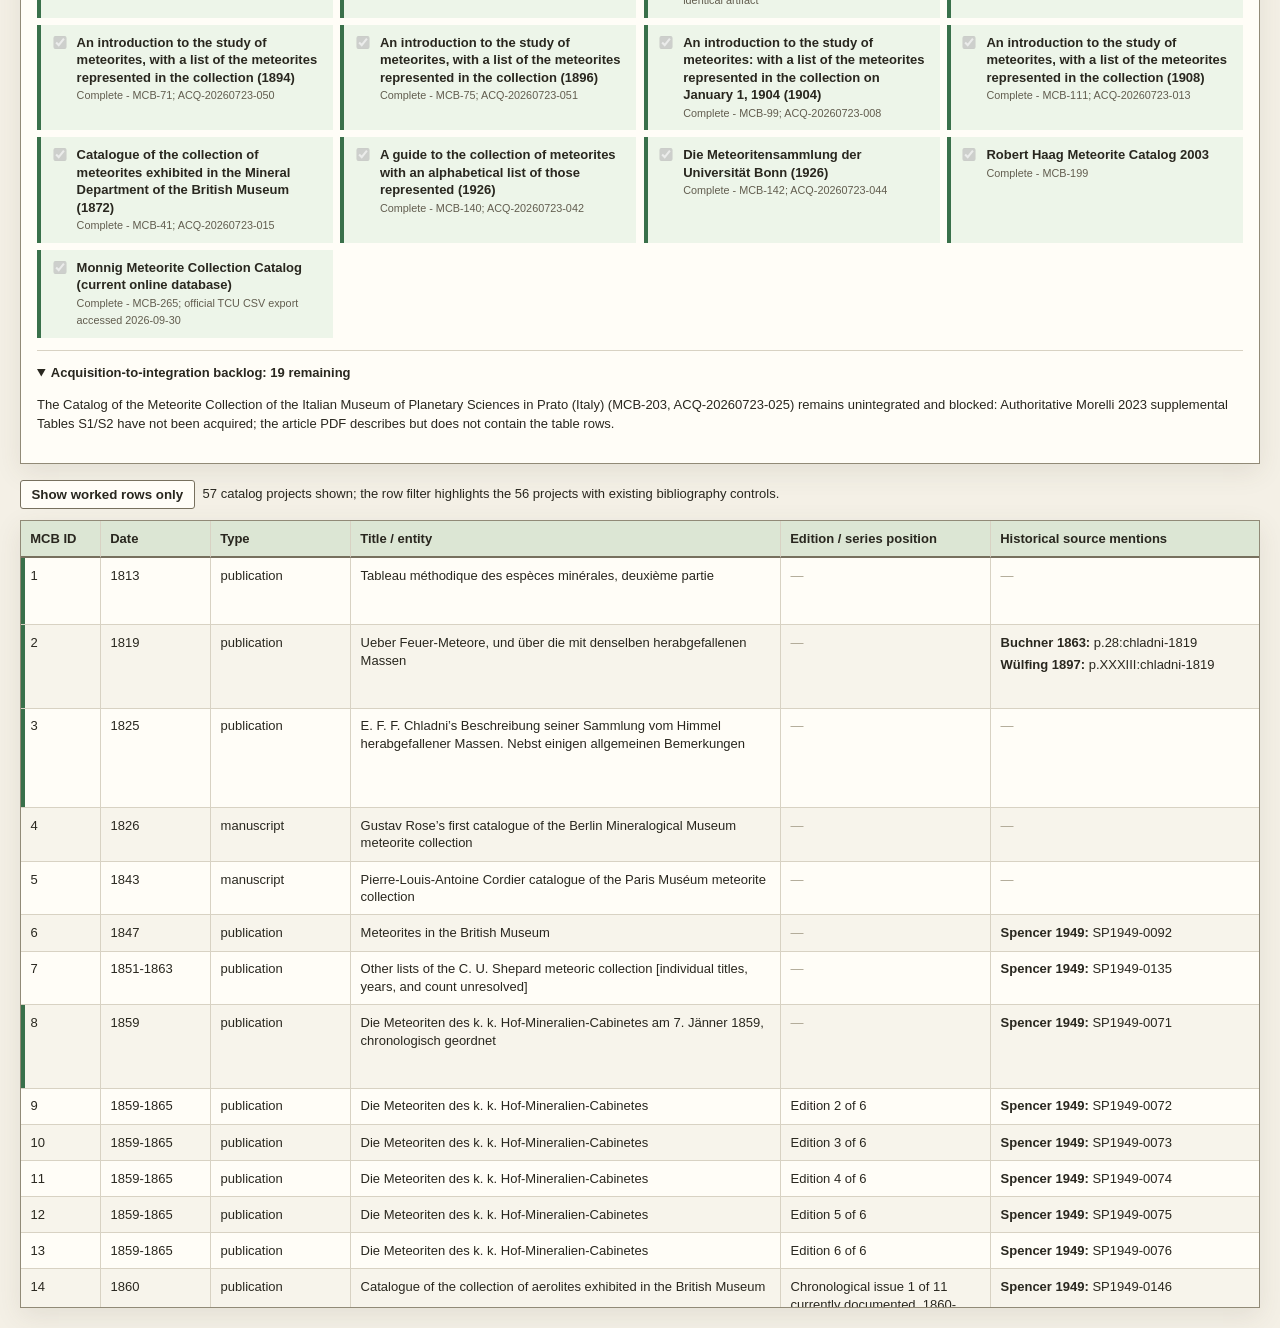
<file: data/bibliography-master-list.html>
<!doctype html>
<html lang="en">
<head>
 <meta charset="utf-8">
 <meta name="viewport" content="width=device-width, initial-scale=1">
 <title>Meteorite Catalogue Bibliography Master List</title>
 <style>
  :root { color-scheme: light; font-family: Georgia, "Times New Roman", serif; background: #f4f0e6; color: #29271f; }
  * { box-sizing: border-box; }
  body { margin: 0; padding: 1.25rem; }
  .return-link { display: inline-block; margin-bottom: .8rem; color: #6d2d2b; font: 700 12px/1.2 -apple-system, BlinkMacSystemFont, "Segoe UI", sans-serif; letter-spacing: .08em; text-decoration: none; text-transform: uppercase; border-bottom: 1px solid currentColor; }
  h1 { margin: 0 0 .35rem; font-size: clamp(1.35rem, 2.5vw, 2rem); }
  .summary { margin: 0 0 1rem; color: #625d4f; }
  .summary-stats { display: grid; grid-template-columns: repeat(auto-fit, minmax(165px, 1fr)); gap: .55rem; margin: 0 0 1rem; }
  .summary-stat { min-width: 0; padding: .8rem .9rem; border: 1px solid #b8b09d; border-top: 4px solid #39704a; background: #fffdf7; }
  .summary-stat strong { display: block; margin-bottom: .15rem; color: #29271f; font: 700 1.65rem/1 Georgia, "Times New Roman", serif; }
  .summary-stat span { display: block; font: 700 13px/1.3 -apple-system, BlinkMacSystemFont, "Segoe UI", sans-serif; }
  .summary-stat small { display: block; margin-top: .2rem; color: #625d4f; font: 11px/1.35 -apple-system, BlinkMacSystemFont, "Segoe UI", sans-serif; }
  .progress-board { margin: 0 0 1rem; padding: 1rem; border: 1px solid #918a77; background: #fffdf7; box-shadow: 0 8px 25px #4a45351a; }
  .progress-board h2 { margin: 0 0 .25rem; font-size: 1.1rem; }
  .progress-note { margin: 0 0 .8rem; color: #625d4f; font: 13px/1.45 -apple-system, BlinkMacSystemFont, "Segoe UI", sans-serif; }
  .project-grid { display: grid; grid-template-columns: repeat(auto-fit, minmax(245px, 1fr)); gap: .45rem; margin: 0; padding: 0; list-style: none; }
  .project { display: grid; grid-template-columns: 18px 1fr; gap: .5rem; align-items: start; padding: .55rem .6rem; border-left: 4px solid #39704a; background: #edf5e9; font: 13px/1.35 -apple-system, BlinkMacSystemFont, "Segoe UI", sans-serif; }
  .project.provisional { border-left-color: #6471a1; background: #edf0fa; }
  .project.outside-control { border-left-color: #8a6428; background: #fff5d9; }
  .project input { margin: .15rem 0 0; accent-color: #39704a; }
  .project strong, .processing-cell strong { display: block; }
  .project small, .processing-cell small { color: #625d4f; }
  .next-catalogs { margin: .8rem 0 0; padding-top: .8rem; border-top: 1px solid #d8d2c3; font: 13px/1.45 -apple-system, BlinkMacSystemFont, "Segoe UI", sans-serif; }
  .next-catalogs summary { cursor: pointer; font-weight: 700; }
  .next-catalogs ol { margin: .55rem 0 0; padding-left: 1.4rem; }
  .view-tools { display: flex; flex-wrap: wrap; gap: .5rem; align-items: center; margin: 0 0 .65rem; font: 13px/1.3 -apple-system, BlinkMacSystemFont, "Segoe UI", sans-serif; }
  .view-tools button { border: 1px solid #77705e; border-radius: 3px; padding: .4rem .65rem; background: #fffdf7; color: #29271f; cursor: pointer; font-weight: 700; }
  .view-tools button[aria-pressed="true"] { background: #2f5d45; color: white; }
  .table-wrap { max-height: calc(100vh - 7rem); overflow: auto; border: 1px solid #918a77; background: #fffdf7; box-shadow: 0 8px 25px #4a45351a; }
  .table-wrap:focus-visible { outline: 3px solid #6d2d2b; outline-offset: 3px; }
  table { width: 100%; min-width: 1740px; border-collapse: separate; border-spacing: 0; table-layout: fixed; font: 13px/1.35 -apple-system, BlinkMacSystemFont, "Segoe UI", sans-serif; }
  th, td { padding: .55rem .6rem; text-align: left; vertical-align: top; overflow: hidden; border-right: 1px solid #d8d2c3; border-bottom: 1px solid #d8d2c3; white-space: normal; overflow-wrap: normal; word-break: normal; hyphens: none; }
  th { position: sticky; top: 0; z-index: 2; background: #dce6d4; font-weight: 700; border-bottom: 2px solid #77705e; }
  tbody tr:nth-child(even) { background: #f7f4eb; }
  tbody tr:hover { background: #fff2c9; }
  th:nth-child(1), td:nth-child(1) { width: 80px; }
  th:nth-child(2), td:nth-child(2) { width: 110px; }
  th:nth-child(3), td:nth-child(3) { width: 140px; }
  th:nth-child(4), td:nth-child(4) { width: 430px; }
  th:nth-child(5), td:nth-child(5) { width: 210px; }
  th:nth-child(6), td:nth-child(6) { width: 420px; }
  th:nth-child(7), td:nth-child(7) { width: 220px; }
  th:nth-child(8), td:nth-child(8) { width: 110px; }
  th:nth-child(9), td:nth-child(9) { width: 220px; }
  a { color: #245b80; font-weight: 650; }
  .blank { color: #aaa28f; }
  .historical-mentions { margin: 0; padding: 0; list-style: none; }
  .historical-mentions li + li { margin-top: .25rem; }
  .status { white-space: nowrap; overflow-wrap: normal; word-break: normal; hyphens: none; }
  .status-downloaded, .status-downloaded-manifest-only { color: #27613b; font-weight: 700; }
  .status-restricted, .status-print-only { color: #8a3e2a; font-weight: 700; }
  .processing-cell { font: 12px/1.35 -apple-system, BlinkMacSystemFont, "Segoe UI", sans-serif; }
  .processing-cell input { float: left; margin: .15rem .45rem 1.4rem 0; accent-color: #39704a; }
  .processing-cell.complete { background: #edf5e9; }
  .processing-cell.provisional { background: #edf0fa; }
  tr.worked-row td:first-child { box-shadow: inset 4px 0 #39704a; }
  @media (max-width: 700px) { body { padding: .6rem; } .project-grid { grid-template-columns: 1fr; } .table-wrap { max-height: calc(100vh - 6rem); } }
 </style>
</head>
<body>
 <a class="return-link" href="../index.html">← Back to The Meteorite Cabinet</a>
 <h1>Meteorite Catalogue Bibliography Master List</h1>
 <p class="summary">265 canonical controls · Buchner 1863, Wülfing 1897, Spencer 1949, and dealer research evidence · access and acquisition status</p>
 <section class="summary-stats" aria-label="Master list summary">
  <div class="summary-stat"><strong>265</strong><span>Total controls</span><small>Canonical bibliography rows</small></div>
  <div class="summary-stat"><strong>101</strong><span>With links</span><small>At least one source URL</small></div>
  <div class="summary-stat"><strong>69</strong><span>Downloaded</span><small>Source file acquired</small></div>
  <div class="summary-stat"><strong>175</strong><span>Reference matched</span><small>Found in at least one historical index</small></div>
  <div class="summary-stat"><strong>57</strong><span>Catalog projects done</span><small>Source scope reviewed and integrated</small></div>
  <div class="summary-stat"><strong>56</strong><span>Integrated controls</span><small>Completed projects mapped to MCB IDs</small></div>
  <div class="summary-stat"><strong>19</strong><span>Remaining acquired backlog</span><small>Acquired controls not yet integrated</small></div>
 </section>
 <section class="progress-board" aria-labelledby="processing-title">
  <h2 id="processing-title">Catalog processing progress</h2>
  <p class="progress-note">Checked means the registered source scope has been reviewed and integrated. This is separate from source acquisition and folio-publication rights. Gold cards identify catalogs integrated outside the acquisition manifest. Nininger 1933 includes printed pages 8-9; its source numbering intentionally skips item 139.</p>
  <ul class="project-grid">
   <li class="project complete"><input type="checkbox" checked disabled aria-label="Tableau méthodique des espèces minérales, seconde partie (1813) complete"><span><strong>Tableau méthodique des espèces minérales, seconde partie (1813)</strong><small>Complete - MCB-1; ACQ-20260723-018</small></span></li>
   <li class="project complete"><input type="checkbox" checked disabled aria-label="Ueber Feuer-Meteore, und über die mit denselben herabgefallenen Massen (1819) complete"><span><strong>Ueber Feuer-Meteore, und über die mit denselben herabgefallenen Massen (1819)</strong><small>Complete - MCB-2; ACQ-20260723-017</small></span></li>
   <li class="project complete"><input type="checkbox" checked disabled aria-label="E. F. F. Chladni’s Beschreibung seiner Sammlung vom Himmel herabgefallener Massen. Nebst einigen allgemeinen Bemerkungen (1825) complete"><span><strong>E. F. F. Chladni’s Beschreibung seiner Sammlung vom Himmel herabgefallener Massen. Nebst einigen allgemeinen Bemerkungen (1825)</strong><small>Complete - MCB-3; ACQ-20260723-062</small></span></li>
   <li class="project complete"><input type="checkbox" checked disabled aria-label="Die Meteoriten in Sammlungen, ihre Geschichte, mineralogische und chemische Beschaffenheit (1863) complete"><span><strong>Die Meteoriten in Sammlungen, ihre Geschichte, mineralogische und chemische Beschaffenheit (1863)</strong><small>Complete - MCB-20; ACQ-20260723-002</small></span></li>
   <li class="project complete"><input type="checkbox" checked disabled aria-label="Die Meteoriten des k. k. Hof-Mineralien-Cabinetes am 7. Jänner 1859, chronologisch geordnet (1859) complete"><span><strong>Die Meteoriten des k. k. Hof-Mineralien-Cabinetes am 7. Jänner 1859, chronologisch geordnet (1859)</strong><small>Complete - MCB-8; ACQ-20260723-014</small></span></li>
   <li class="project complete"><input type="checkbox" checked disabled aria-label="Meteorites, in Ward's Natural Science Bulletin, volume 1 number 1 (1881) complete"><span><strong>Meteorites, in Ward's Natural Science Bulletin, volume 1 number 1 (1881)</strong><small>Complete - MCB-49; ACQ-20260803-001</small></span></li>
   <li class="project complete"><input type="checkbox" checked disabled aria-label="Catalogue of the Examples of Meteoric Falls in the Museums of Dublin (1882) complete"><span><strong>Catalogue of the Examples of Meteoric Falls in the Museums of Dublin (1882)</strong><small>Complete - MCB-53; ACQ-20260723-029</small></span></li>
   <li class="project complete"><input type="checkbox" checked disabled aria-label="Förteckning på meteoriter i Riksmusei mineralogiska samlingar (1870) complete"><span><strong>Förteckning på meteoriter i Riksmusei mineralogiska samlingar (1870)</strong><small>Complete - MCB-38; ACQ-20260723-028</small></span></li>
   <li class="project complete"><input type="checkbox" checked disabled aria-label="The Meteorite Collection in the U. S. National Museum; a Catalogue of Meteorites Represented November 1, 1886 (1886) complete"><span><strong>The Meteorite Collection in the U. S. National Museum; a Catalogue of Meteorites Represented November 1, 1886 (1886)</strong><small>Complete - MCB-63; ACQ-20260723-019</small></span></li>
   <li class="project complete outside-control"><input type="checkbox" checked disabled aria-label="Huss Meteorite Collection catalog (1976) complete"><span><strong>Huss Meteorite Collection catalog (1976)</strong><small>Complete - MCB-181; outside acquisition manifest</small></span></li>
   <li class="project complete"><input type="checkbox" checked disabled aria-label="The Foote Collection of Meteorites (1912) complete"><span><strong>The Foote Collection of Meteorites (1912)</strong><small>Complete - MCB-120; ACQ-20260723-055</small></span></li>
   <li class="project complete"><input type="checkbox" checked disabled aria-label="Die Meteoriten des Kgl. Mineralogischen Museums in Dresden (1912) complete"><span><strong>Die Meteoriten des Kgl. Mineralogischen Museums in Dresden (1912)</strong><small>Complete - MCB-117; ACQ-20260723-054</small></span></li>
   <li class="project complete"><input type="checkbox" checked disabled aria-label="The Meteorite and Tektite Collection of the American Museum of Natural History (1964) complete"><span><strong>The Meteorite and Tektite Collection of the American Museum of Natural History (1964)</strong><small>Complete - MCB-175; ACQ-20260723-020</small></span></li>
   <li class="project complete"><input type="checkbox" checked disabled aria-label="List of Indian Meteorites (1932) complete"><span><strong>List of Indian Meteorites (1932)</strong><small>Complete - MCB-151; ACQ-20260723-058</small></span></li>
   <li class="project complete outside-control"><input type="checkbox" checked disabled aria-label="The Nininger Collection of Meteorites with Descriptions of the Huizopa and Pojoaque Meteorites (1933) complete"><span><strong>The Nininger Collection of Meteorites with Descriptions of the Huizopa and Pojoaque Meteorites (1933)</strong><small>Complete - MCB-153; outside acquisition manifest</small></span></li>
   <li class="project complete"><input type="checkbox" checked disabled aria-label="Australian Meteorites (1939) complete"><span><strong>Australian Meteorites (1939)</strong><small>Complete - MCB-163; ACQ-20260723-010</small></span></li>
   <li class="project complete"><input type="checkbox" checked disabled aria-label="Catalogue of Texas Meteorites and Their Known Specimen Holdings: University of Texas Bureau of Economic Geology (1940) complete"><span><strong>Catalogue of Texas Meteorites and Their Known Specimen Holdings: University of Texas Bureau of Economic Geology (1940)</strong><small>Complete - MCB-165; ACQ-20260723-061</small></span></li>
   <li class="project complete"><input type="checkbox" checked disabled aria-label="Catalogue of the Collection of Meteorites in the Mineralogical Museum of Harvard University (1926) complete"><span><strong>Catalogue of the Collection of Meteorites in the Mineralogical Museum of Harvard University (1926)</strong><small>Complete - MCB-141; ACQ-20260723-043</small></span></li>
   <li class="project complete outside-control"><input type="checkbox" checked disabled aria-label="The Nininger Collection of Meteorites (1950) complete"><span><strong>The Nininger Collection of Meteorites (1950)</strong><small>Complete - outside acquisition manifest; no canonical MCB control</small></span></li>
   <li class="project complete outside-control"><input type="checkbox" checked disabled aria-label="The Second Huss Collection of Meteorites (1986) complete"><span><strong>The Second Huss Collection of Meteorites (1986)</strong><small>Complete - MCB-189; outside acquisition manifest</small></span></li>
   <li class="project complete"><input type="checkbox" checked disabled aria-label="Catalogue of meteorites in the collection of the American Museum of Natural History, to July 1, 1896 (1896) complete"><span><strong>Catalogue of meteorites in the collection of the American Museum of Natural History, to July 1, 1896 (1896)</strong><small>Complete - MCB-76; ACQ-20260723-011</small></span></li>
   <li class="project complete"><input type="checkbox" checked disabled aria-label="Catalogue of the Collection of Meteorites in the Peabody Museum of Yale University (1897) complete"><span><strong>Catalogue of the Collection of Meteorites in the Peabody Museum of Yale University (1897)</strong><small>Complete - MCB-80; ACQ-20260723-031</small></span></li>
   <li class="project complete"><input type="checkbox" checked disabled aria-label="Descriptive Catalogue of the Meteorite Collection in the United States National Museum to January 1, 1902 (1902) complete"><span><strong>Descriptive Catalogue of the Meteorite Collection in the United States National Museum to January 1, 1902 (1902)</strong><small>Complete - MCB-86; ACQ-20260723-007</small></span></li>
   <li class="project complete"><input type="checkbox" checked disabled aria-label="Verzeichniss über die Meteoriten des Mineralogischen Instituts an der Universität Upsala (1902) complete"><span><strong>Verzeichniss über die Meteoriten des Mineralogischen Instituts an der Universität Upsala (1902)</strong><small>Complete - MCB-93; ACQ-20260723-032</small></span></li>
   <li class="project complete"><input type="checkbox" checked disabled aria-label="Catalogue of the Meteorite Collection of the Field Columbian Museum, May 1, 1903 (1903) complete"><span><strong>Catalogue of the Meteorite Collection of the Field Columbian Museum, May 1, 1903 (1903)</strong><small>Complete - MCB-94; ACQ-20260723-033</small></span></li>
   <li class="project complete"><input type="checkbox" checked disabled aria-label="Meteorite Catalogue of the Kanagawa Prefectural Museum of Natural History (1996) complete"><span><strong>Meteorite Catalogue of the Kanagawa Prefectural Museum of Natural History (1996)</strong><small>Complete - MCB-197; ACQ-20260723-024</small></span></li>
   <li class="project complete"><input type="checkbox" checked disabled aria-label="Arizona State University Meteorite Collection Catalog (2024) complete"><span><strong>Arizona State University Meteorite Collection Catalog (2024)</strong><small>Complete - MCB-204; ACQ-20260723-026</small></span></li>
   <li class="project complete"><input type="checkbox" checked disabled aria-label="Handbook and Descriptive Catalogue of the Meteorite Collections in the United States National Museum (1916) complete"><span><strong>Handbook and Descriptive Catalogue of the Meteorite Collections in the United States National Museum (1916)</strong><small>Complete - MCB-132; ACQ-20260723-005</small></span></li>
   <li class="project complete"><input type="checkbox" checked disabled aria-label="Catalogue of Meteorites: global survey with British Museum representation status (1923) complete"><span><strong>Catalogue of Meteorites: global survey with British Museum representation status (1923)</strong><small>Complete - MCB-138; ACQ-20260723-003</small></span></li>
   <li class="project complete"><input type="checkbox" checked disabled aria-label="Catalogue of the Meteorites in the American Museum of Natural History as of October 1, 1935 (1937) complete"><span><strong>Catalogue of the Meteorites in the American Museum of Natural History as of October 1, 1935 (1937)</strong><small>Complete - MCB-158; ACQ-20260723-063</small></span></li>
   <li class="project complete"><input type="checkbox" checked disabled aria-label="Catalogue of the Ward-Coonley Collection of Meteorites (1904) complete"><span><strong>Catalogue of the Ward-Coonley Collection of Meteorites (1904)</strong><small>Complete - MCB-101; ACQ-20260723-004</small></span></li>
   <li class="project complete"><input type="checkbox" checked disabled aria-label="Catalogue of the Meteorites of North America, to January 1, 1909 (1915) complete"><span><strong>Catalogue of the Meteorites of North America, to January 1, 1909 (1915)</strong><small>Complete - MCB-128; ACQ-20260723-039</small></span></li>
   <li class="project complete"><input type="checkbox" checked disabled aria-label="Catalogue of the Collection of Meteorites (1916) complete"><span><strong>Catalogue of the Collection of Meteorites (1916)</strong><small>Complete - MCB-131; ACQ-20260723-006</small></span></li>
   <li class="project complete"><input type="checkbox" checked disabled aria-label="A Catalogue and Bibliography of Australian Meteorites, with Census and Taxonomy (1913) complete"><span><strong>A Catalogue and Bibliography of Australian Meteorites, with Census and Taxonomy (1913)</strong><small>Complete - MCB-121; ACQ-20260723-009</small></span></li>
   <li class="project complete"><input type="checkbox" checked disabled aria-label="Guía y catálogo de la colección de meteoritos existentes en el Museo de La Plata, con especial mención de los meteoritos argentinos (1920) complete"><span><strong>Guía y catálogo de la colección de meteoritos existentes en el Museo de La Plata, con especial mención de los meteoritos argentinos (1920)</strong><small>Complete - MCB-134; ACQ-20260723-057</small></span></li>
   <li class="project complete"><input type="checkbox" checked disabled aria-label="A List of the Meteorites of the Soviet Union (1938) complete"><span><strong>A List of the Meteorites of the Soviet Union (1938)</strong><small>Complete - MCB-160; ACQ-20260723-060</small></span></li>
   <li class="project complete"><input type="checkbox" checked disabled aria-label="Catalog of Antarctic Meteorites, 1977-1978 (1980) complete"><span><strong>Catalog of Antarctic Meteorites, 1977-1978 (1980)</strong><small>Complete - MCB-183; ACQ-20260723-022</small></span></li>
   <li class="project complete"><input type="checkbox" checked disabled aria-label="Catalog of Meteorites from Victoria Land, Antarctica, 1978-1980 (1982) complete"><span><strong>Catalog of Meteorites from Victoria Land, Antarctica, 1978-1980 (1982)</strong><small>Complete - MCB-185; ACQ-20260723-023</small></span></li>
   <li class="project complete"><input type="checkbox" checked disabled aria-label="Los Meteoritos del Museo de Madrid (1923) complete"><span><strong>Los Meteoritos del Museo de Madrid (1923)</strong><small>Complete - MCB-139; ACQ-20260723-041</small></span></li>
   <li class="project complete"><input type="checkbox" checked disabled aria-label="Die Meteoritensammlung des Mineralogisch-Geologischen Instituts zu Hamburg (1913) complete"><span><strong>Die Meteoritensammlung des Mineralogisch-Geologischen Instituts zu Hamburg (1913)</strong><small>Complete - MCB-124; ACQ-20260723-056</small></span></li>
   <li class="project complete"><input type="checkbox" checked disabled aria-label="Catalogue of Meteorites, with Special Reference to Those Represented in the Collection of the Geological Survey of India (1916) complete"><span><strong>Catalogue of Meteorites, with Special Reference to Those Represented in the Collection of the Geological Survey of India (1916)</strong><small>Complete - MCB-130; ACQ-20260723-040</small></span></li>
   <li class="project complete"><input type="checkbox" checked disabled aria-label="Catalogue of the Meteorites in the University Collection, with References to Literature Describing Them (1892) complete"><span><strong>Catalogue of the Meteorites in the University Collection, with References to Literature Describing Them (1892)</strong><small>Complete - MCB-69; ACQ-20260723-030</small></span></li>
   <li class="project complete"><input type="checkbox" checked disabled aria-label="Complete Mineral Catalog (1909) complete"><span><strong>Complete Mineral Catalog (1909)</strong><small>Complete - MCB-113; ACQ-20260803-002</small></span></li>
   <li class="project complete"><input type="checkbox" checked disabled aria-label="Die Meteoritensammlung der Universität Greifswald (1895) complete"><span><strong>Die Meteoritensammlung der Universität Greifswald (1895)</strong><small>Complete - MCB-74; ACQ-20260723-037</small></span></li>
   <li class="project complete"><input type="checkbox" checked disabled aria-label="Die Meteoritensammlung der Universität Greifswald (1901) complete"><span><strong>Die Meteoritensammlung der Universität Greifswald (1901)</strong><small>Complete - MCB-90; ACQ-20260723-038</small></span></li>
   <li class="project complete"><input type="checkbox" checked disabled aria-label="Die Meteoritensammlung des Königlichen Mineralogischen Museums in Berlin (1903) complete"><span><strong>Die Meteoritensammlung des Königlichen Mineralogischen Museums in Berlin (1903)</strong><small>Complete - MCB-95; ACQ-20260723-034</small></span></li>
   <li class="project complete"><input type="checkbox" checked disabled aria-label="Die Meteoritensammlung des Königlichen Mineralogischen Museums in Berlin (1904) complete"><span><strong>Die Meteoritensammlung des Königlichen Mineralogischen Museums in Berlin (1904)</strong><small>Complete - MCB-103; ACQ-20260723-036 primary, ACQ-20260723-053 supplemental; one byte-identical artifact</small></span></li>
   <li class="project complete"><input type="checkbox" checked disabled aria-label="An introduction to the study of meteorites, with a list of the meteorites represented in the collection (1886) complete"><span><strong>An introduction to the study of meteorites, with a list of the meteorites represented in the collection (1886)</strong><small>Complete - MCB-62; ACQ-20260723-016</small></span></li>
   <li class="project complete"><input type="checkbox" checked disabled aria-label="An introduction to the study of meteorites, with a list of the meteorites represented in the collection (1894) complete"><span><strong>An introduction to the study of meteorites, with a list of the meteorites represented in the collection (1894)</strong><small>Complete - MCB-71; ACQ-20260723-050</small></span></li>
   <li class="project complete"><input type="checkbox" checked disabled aria-label="An introduction to the study of meteorites, with a list of the meteorites represented in the collection (1896) complete"><span><strong>An introduction to the study of meteorites, with a list of the meteorites represented in the collection (1896)</strong><small>Complete - MCB-75; ACQ-20260723-051</small></span></li>
   <li class="project complete"><input type="checkbox" checked disabled aria-label="An introduction to the study of meteorites: with a list of the meteorites represented in the collection on January 1, 1904 (1904) complete"><span><strong>An introduction to the study of meteorites: with a list of the meteorites represented in the collection on January 1, 1904 (1904)</strong><small>Complete - MCB-99; ACQ-20260723-008</small></span></li>
   <li class="project complete"><input type="checkbox" checked disabled aria-label="An introduction to the study of meteorites, with a list of the meteorites represented in the collection (1908) complete"><span><strong>An introduction to the study of meteorites, with a list of the meteorites represented in the collection (1908)</strong><small>Complete - MCB-111; ACQ-20260723-013</small></span></li>
   <li class="project complete"><input type="checkbox" checked disabled aria-label="Catalogue of the collection of meteorites exhibited in the Mineral Department of the British Museum (1872) complete"><span><strong>Catalogue of the collection of meteorites exhibited in the Mineral Department of the British Museum (1872)</strong><small>Complete - MCB-41; ACQ-20260723-015</small></span></li>
   <li class="project complete"><input type="checkbox" checked disabled aria-label="A guide to the collection of meteorites with an alphabetical list of those represented (1926) complete"><span><strong>A guide to the collection of meteorites with an alphabetical list of those represented (1926)</strong><small>Complete - MCB-140; ACQ-20260723-042</small></span></li>
    <li class="project complete"><input type="checkbox" checked disabled aria-label="Die Meteoritensammlung der Universität Bonn (1926) complete"><span><strong>Die Meteoritensammlung der Universität Bonn (1926)</strong><small>Complete - MCB-142; ACQ-20260723-044</small></span></li>
    <li class="project complete"><input type="checkbox" checked disabled aria-label="Robert Haag Meteorite Catalog 2003 complete"><span><strong>Robert Haag Meteorite Catalog 2003</strong><small>Complete - MCB-199</small></span></li>
    <li class="project complete"><input type="checkbox" checked disabled aria-label="Monnig Meteorite Collection Catalog current online database complete"><span><strong>Monnig Meteorite Collection Catalog (current online database)</strong><small>Complete - MCB-265; official TCU CSV export accessed 2026-09-30</small></span></li>
  </ul>
  <details class="next-catalogs" open>
    <summary>Acquisition-to-integration backlog: 19 remaining</summary>
    <p>The Catalog of the Meteorite Collection of the Italian Museum of Planetary Sciences in Prato (Italy) (MCB-203, ACQ-20260723-025) remains unintegrated and blocked: Authoritative Morelli 2023 supplemental Tables S1/S2 have not been acquired; the article PDF describes but does not contain the table rows.</p>
  </details>
 </section>
  <div class="view-tools"><button id="worked-toggle" type="button" aria-pressed="false">Show worked rows only</button><span>57 catalog projects shown; the row filter highlights the 56 projects with existing bibliography controls.</span></div>
 <div class="table-wrap" role="region" aria-label="Bibliography master list; scroll horizontally to see all columns" tabindex="0"><table><thead><tr><th scope="col">MCB ID</th><th scope="col">Date</th><th scope="col">Type</th><th scope="col">Title / entity</th><th scope="col">Edition / series position</th><th scope="col">Historical source mentions</th><th scope="col">Access</th><th scope="col">URL(s)</th><th scope="col">Catalog processing</th></tr></thead><tbody><tr class="worked-row"><td data-control="MCB-1">1</td><td>1813</td><td>publication</td><td>Tableau méthodique des espèces minérales, deuxième partie</td><td><span class="blank">—</span></td><td><span class="blank">—</span></td><td class="status status-downloaded">Downloaded</td><td><a href="https://commons.wikimedia.org/wiki/File:Tableau_Methodique_des_Especes_Minerales,_Part_II_(IA_dli.granth.17656).pdf" target="_blank" rel="noreferrer" aria-label="Open 1 source for MCB-1: Tableau méthodique des espèces minérales, deuxième partie">Open 1</a> <a href="https://upload.wikimedia.org/wikipedia/commons/a/a4/Tableau_Methodique_des_Especes_Minerales%2C_Part_II_%28IA_dli.granth.17656%29.pdf" target="_blank" rel="noreferrer" aria-label="Open 2 source for MCB-1: Tableau méthodique des espèces minérales, deuxième partie">Open 2</a></td><td class="processing-cell complete"><input type="checkbox" checked disabled aria-label="Complete"><strong>Complete</strong><small>Tableau méthodique des espèces minérales, seconde partie (1813)</small></td></tr>
<tr class="worked-row"><td data-control="MCB-2">2</td><td>1819</td><td>publication</td><td>Ueber Feuer-Meteore, und über die mit denselben herabgefallenen Massen</td><td><span class="blank">—</span></td><td><ul class="historical-mentions"><li><strong>Buchner 1863:</strong> p.28:chladni-1819</li><li><strong>Wülfing 1897:</strong> p.XXXIII:chladni-1819</li></ul></td><td class="status status-downloaded">Downloaded</td><td><a href="https://www.deutsche-digitale-bibliothek.de/item/MLN6O22P34FP5HT6JXOJJIPY4MO52H3F" target="_blank" rel="noreferrer" aria-label="Open 1 source for MCB-2: Ueber Feuer-Meteore, und über die mit denselben herabgefallenen Massen">Open 1</a> <a href="https://digital.ulb.hhu.de/ihd/download/pdf/9065988" target="_blank" rel="noreferrer" aria-label="Open 2 source for MCB-2: Ueber Feuer-Meteore, und über die mit denselben herabgefallenen Massen">Open 2</a></td><td class="processing-cell complete"><input type="checkbox" checked disabled aria-label="Complete"><strong>Complete</strong><small>Ueber Feuer-Meteore, und über die mit denselben herabgefallenen Massen (1819)</small></td></tr>
<tr class="worked-row"><td data-control="MCB-3">3</td><td>1825</td><td>publication</td><td>E. F. F. Chladni’s Beschreibung seiner Sammlung vom Himmel herabgefallener Massen. Nebst einigen allgemeinen Bemerkungen</td><td><span class="blank">—</span></td><td><span class="blank">—</span></td><td class="status status-downloaded-manifest-only">Downloaded manifest only</td><td><a href="https://play.google.com/store/books/details?id=_9mDyBpHm-UC" target="_blank" rel="noreferrer" aria-label="Open 1 source for MCB-3: E. F. F. Chladni’s Beschreibung seiner Sammlung vom Himmel herabgefallener Massen. Nebst einigen allgemeinen Bemerkungen">Open 1</a> <a href="https://api.digitale-sammlungen.de/iiif/presentation/v2/bsb10131308/manifest" target="_blank" rel="noreferrer" aria-label="Open 2 source for MCB-3: E. F. F. Chladni’s Beschreibung seiner Sammlung vom Himmel herabgefallener Massen. Nebst einigen allgemeinen Bemerkungen">Open 2</a></td><td class="processing-cell complete"><input type="checkbox" checked disabled aria-label="Complete"><strong>Complete</strong><small>E. F. F. Chladni’s Beschreibung seiner Sammlung vom Himmel herabgefallener Massen. Nebst einigen allgemeinen Bemerkungen (1825)</small></td></tr>
<tr><td data-control="MCB-4">4</td><td>1826</td><td>manuscript</td><td>Gustav Rose’s first catalogue of the Berlin Mineralogical Museum meteorite collection</td><td><span class="blank">—</span></td><td><span class="blank">—</span></td><td class="status status-view-only">View only</td><td><a href="https://www.sammlungen.hu-berlin.de/dokumente/60/" target="_blank" rel="noreferrer" aria-label="Open source for MCB-4: Gustav Rose’s first catalogue of the Berlin Mineralogical Museum meteorite collection">Open</a></td><td class="processing-cell"><span class="blank">—</span></td></tr>
<tr><td data-control="MCB-5">5</td><td>1843</td><td>manuscript</td><td>Pierre-Louis-Antoine Cordier catalogue of the Paris Muséum meteorite collection</td><td><span class="blank">—</span></td><td><span class="blank">—</span></td><td class="status status-view-only">View only</td><td><a href="https://www.mnhn.fr/en/meteorite-collection" target="_blank" rel="noreferrer" aria-label="Open source for MCB-5: Pierre-Louis-Antoine Cordier catalogue of the Paris Muséum meteorite collection">Open</a></td><td class="processing-cell"><span class="blank">—</span></td></tr>
<tr><td data-control="MCB-6">6</td><td>1847</td><td>publication</td><td>Meteorites in the British Museum</td><td><span class="blank">—</span></td><td><ul class="historical-mentions"><li><strong>Spencer 1949:</strong> SP1949-0092</li></ul></td><td class="status status-no-link">No link</td><td></td><td class="processing-cell"><span class="blank">—</span></td></tr>
<tr><td data-control="MCB-7">7</td><td>1851-1863</td><td>publication</td><td>Other lists of the C. U. Shepard meteoric collection [individual titles, years, and count unresolved]</td><td><span class="blank">—</span></td><td><ul class="historical-mentions"><li><strong>Spencer 1949:</strong> SP1949-0135</li></ul></td><td class="status status-no-link">No link</td><td></td><td class="processing-cell"><span class="blank">—</span></td></tr>
<tr class="worked-row"><td data-control="MCB-8">8</td><td>1859</td><td>publication</td><td>Die Meteoriten des k. k. Hof-Mineralien-Cabinetes am 7. Jänner 1859, chronologisch geordnet</td><td><span class="blank">—</span></td><td><ul class="historical-mentions"><li><strong>Spencer 1949:</strong> SP1949-0071</li></ul></td><td class="status status-downloaded">Downloaded</td><td><a href="https://archive.org/download/sitzungsberichte34kais/sitzungsberichte34kais.pdf" target="_blank" rel="noreferrer" aria-label="Open source for MCB-8: Die Meteoriten des k. k. Hof-Mineralien-Cabinetes am 7. Jänner 1859, chronologisch geordnet">Open</a></td><td class="processing-cell complete"><input type="checkbox" checked disabled aria-label="Complete"><strong>Complete</strong><small>Die Meteoriten des k. k. Hof-Mineralien-Cabinetes am 7. Jänner 1859, chronologisch geordnet (1859)</small></td></tr>
<tr><td data-control="MCB-9">9</td><td>1859-1865</td><td>publication</td><td>Die Meteoriten des k. k. Hof-Mineralien-Cabinetes</td><td>Edition 2 of 6</td><td><ul class="historical-mentions"><li><strong>Spencer 1949:</strong> SP1949-0072</li></ul></td><td class="status status-no-link">No link</td><td></td><td class="processing-cell"><span class="blank">—</span></td></tr>
<tr><td data-control="MCB-10">10</td><td>1859-1865</td><td>publication</td><td>Die Meteoriten des k. k. Hof-Mineralien-Cabinetes</td><td>Edition 3 of 6</td><td><ul class="historical-mentions"><li><strong>Spencer 1949:</strong> SP1949-0073</li></ul></td><td class="status status-no-link">No link</td><td></td><td class="processing-cell"><span class="blank">—</span></td></tr>
<tr><td data-control="MCB-11">11</td><td>1859-1865</td><td>publication</td><td>Die Meteoriten des k. k. Hof-Mineralien-Cabinetes</td><td>Edition 4 of 6</td><td><ul class="historical-mentions"><li><strong>Spencer 1949:</strong> SP1949-0074</li></ul></td><td class="status status-no-link">No link</td><td></td><td class="processing-cell"><span class="blank">—</span></td></tr>
<tr><td data-control="MCB-12">12</td><td>1859-1865</td><td>publication</td><td>Die Meteoriten des k. k. Hof-Mineralien-Cabinetes</td><td>Edition 5 of 6</td><td><ul class="historical-mentions"><li><strong>Spencer 1949:</strong> SP1949-0075</li></ul></td><td class="status status-no-link">No link</td><td></td><td class="processing-cell"><span class="blank">—</span></td></tr>
<tr><td data-control="MCB-13">13</td><td>1859-1865</td><td>publication</td><td>Die Meteoriten des k. k. Hof-Mineralien-Cabinetes</td><td>Edition 6 of 6</td><td><ul class="historical-mentions"><li><strong>Spencer 1949:</strong> SP1949-0076</li></ul></td><td class="status status-no-link">No link</td><td></td><td class="processing-cell"><span class="blank">—</span></td></tr>
<tr><td data-control="MCB-14">14</td><td>1860</td><td>publication</td><td>Catalogue of the collection of aerolites exhibited in the British Museum</td><td>Chronological issue 1 of 11 currently documented, 1860-1877</td><td><ul class="historical-mentions"><li><strong>Spencer 1949:</strong> SP1949-0146</li></ul></td><td class="status status-view-only">View only</td><td><a href="https://www.cambridge.org/core/journals/mineralogical-magazine-and-journal-of-the-mineralogical-society/article/mervin-herbert-nevil-storymaskelyne-18231911/3F9158356CE24BD4BAE0354BD3CB448A" target="_blank" rel="noreferrer" aria-label="Open source for MCB-14: Catalogue of the collection of aerolites exhibited in the British Museum">Open</a></td><td class="processing-cell"><span class="blank">—</span></td></tr>
<tr><td data-control="MCB-15">15</td><td>1862</td><td>publication</td><td>Catalogue of the collection of aerolites exhibited in the British Museum</td><td>Chronological issue 2 of 11 currently documented, 1860-1877</td><td><ul class="historical-mentions"><li><strong>Spencer 1949:</strong> SP1949-0147</li></ul></td><td class="status status-view-only">View only</td><td><a href="https://www.cambridge.org/core/journals/mineralogical-magazine-and-journal-of-the-mineralogical-society/article/mervin-herbert-nevil-storymaskelyne-18231911/3F9158356CE24BD4BAE0354BD3CB448A" target="_blank" rel="noreferrer" aria-label="Open source for MCB-15: Catalogue of the collection of aerolites exhibited in the British Museum">Open</a></td><td class="processing-cell"><span class="blank">—</span></td></tr>
<tr><td data-control="MCB-16">16</td><td>1863</td><td>publication</td><td>Catalogue of the collection of meteorites exhibited in the Mineral Department of the British Museum</td><td>Chronological issue 3 of 11 currently documented, 1860-1877</td><td><ul class="historical-mentions"><li><strong>Spencer 1949:</strong> SP1949-0148</li></ul></td><td class="status status-view-only">View only</td><td><a href="https://www.cambridge.org/core/journals/mineralogical-magazine-and-journal-of-the-mineralogical-society/article/mervin-herbert-nevil-storymaskelyne-18231911/3F9158356CE24BD4BAE0354BD3CB448A" target="_blank" rel="noreferrer" aria-label="Open source for MCB-16: Catalogue of the collection of meteorites exhibited in the Mineral Department of the British Museum">Open</a></td><td class="processing-cell"><span class="blank">—</span></td></tr>
<tr><td data-control="MCB-17">17</td><td>1863-1867</td><td>publication</td><td>Catalogue of the specimens of meteoric stones and meteoric irons in the museum of the Geological Survey, Calcutta</td><td>List 1 of 3</td><td><ul class="historical-mentions"><li><strong>Spencer 1949:</strong> SP1949-0121</li></ul></td><td class="status status-no-link">No link</td><td></td><td class="processing-cell"><span class="blank">—</span></td></tr>
<tr><td data-control="MCB-18">18</td><td>1863-1867</td><td>publication</td><td>Catalogue of the specimens of meteoric stones and meteoric irons in the museum of the Geological Survey, Calcutta</td><td>List 2 of 3</td><td><ul class="historical-mentions"><li><strong>Spencer 1949:</strong> SP1949-0122</li></ul></td><td class="status status-no-link">No link</td><td></td><td class="processing-cell"><span class="blank">—</span></td></tr>
<tr><td data-control="MCB-19">19</td><td>1863-1867</td><td>publication</td><td>Catalogue of the specimens of meteoric stones and meteoric irons in the museum of the Geological Survey, Calcutta</td><td>List 3 of 3</td><td><ul class="historical-mentions"><li><strong>Spencer 1949:</strong> SP1949-0123</li></ul></td><td class="status status-no-link">No link</td><td></td><td class="processing-cell"><span class="blank">—</span></td></tr>
<tr class="worked-row"><td data-control="MCB-20">20</td><td>1863</td><td>publication</td><td>Die Meteoriten in Sammlungen, ihre Geschichte, mineralogische und chemische Beschaffenheit</td><td><span class="blank">—</span></td><td><ul class="historical-mentions"><li><strong>Wülfing 1897:</strong> p.XXXI:buchner-1863</li><li><strong>Spencer 1949:</strong> SP1949-0001</li></ul></td><td class="status status-downloaded">Downloaded</td><td><a href="https://books.google.com/books?q=%22Die+Meteoriten+in+Sammlungen%22+Buchner" target="_blank" rel="noreferrer" aria-label="Open 1 source for MCB-20: Die Meteoriten in Sammlungen, ihre Geschichte, mineralogische und chemische Beschaffenheit">Open 1</a> <a href="https://archive.org/download/buchner_meteoriten_sammlungen_german/buchner_meteoriten_sammlungen_german.pdf" target="_blank" rel="noreferrer" aria-label="Open 2 source for MCB-20: Die Meteoriten in Sammlungen, ihre Geschichte, mineralogische und chemische Beschaffenheit">Open 2</a></td><td class="processing-cell complete"><input type="checkbox" checked disabled aria-label="Complete"><strong>Complete</strong><small>Die Meteoriten in Sammlungen, ihre Geschichte, mineralogische und chemische Beschaffenheit (1863)</small></td></tr>
<tr><td data-control="MCB-21">21</td><td>1864</td><td>publication</td><td>Appendix 1 to Die Meteoriten in Sammlungen</td><td>Appendix 1 to the 1863 book</td><td><ul class="historical-mentions"><li><strong>Wülfing 1897:</strong> p.XXXI:buchner-appendix-1</li><li><strong>Spencer 1949:</strong> SP1949-0002</li></ul></td><td class="status status-no-link">No link</td><td></td><td class="processing-cell"><span class="blank">—</span></td></tr>
<tr><td data-control="MCB-22">22</td><td>1864-1873</td><td>publication</td><td>Die Meteoriten in der Universitäts-Sammlung zu Göttingen</td><td>Edition 1 of 4</td><td><ul class="historical-mentions"><li><strong>Spencer 1949:</strong> SP1949-0165</li></ul></td><td class="status status-no-link">No link</td><td></td><td class="processing-cell"><span class="blank">—</span></td></tr>
<tr><td data-control="MCB-23">23</td><td>1864-1873</td><td>publication</td><td>Die Meteoriten in der Universitäts-Sammlung zu Göttingen</td><td>Edition 2 of 4</td><td><ul class="historical-mentions"><li><strong>Spencer 1949:</strong> SP1949-0166</li></ul></td><td class="status status-no-link">No link</td><td></td><td class="processing-cell"><span class="blank">—</span></td></tr>
<tr><td data-control="MCB-24">24</td><td>1864-1873</td><td>publication</td><td>Die Meteoriten in der Universitäts-Sammlung zu Göttingen</td><td>Edition 3 of 4</td><td><ul class="historical-mentions"><li><strong>Spencer 1949:</strong> SP1949-0167</li></ul></td><td class="status status-no-link">No link</td><td></td><td class="processing-cell"><span class="blank">—</span></td></tr>
<tr><td data-control="MCB-25">25</td><td>1864-1873</td><td>publication</td><td>Die Meteoriten in der Universitäts-Sammlung zu Göttingen</td><td>Edition 4 of 4</td><td><ul class="historical-mentions"><li><strong>Spencer 1949:</strong> SP1949-0168</li></ul></td><td class="status status-no-link">No link</td><td></td><td class="processing-cell"><span class="blank">—</span></td></tr>
<tr><td data-control="MCB-26">26</td><td>1864-1882</td><td>publication</td><td>Earlier lists of the Dorpat meteorite collection [individual titles and years unresolved]</td><td><span class="blank">—</span></td><td><ul class="historical-mentions"><li><strong>Spencer 1949:</strong> SP1949-0101</li></ul></td><td class="status status-no-link">No link</td><td></td><td class="processing-cell"><span class="blank">—</span></td></tr>
<tr><td data-control="MCB-27">27</td><td>1864</td><td>publication</td><td>Météorites du Muséum d'Histoire Naturelle de Paris au 15 décembre 1864</td><td><span class="blank">—</span></td><td><ul class="historical-mentions"><li><strong>Spencer 1949:</strong> SP1949-0036</li></ul></td><td class="status status-no-link">No link</td><td></td><td class="processing-cell"><span class="blank">—</span></td></tr>
<tr><td data-control="MCB-28">28</td><td>1865</td><td>publication</td><td>Appendix 2 to Die Meteoriten in Sammlungen</td><td>Appendix 2 to the 1863 book</td><td><ul class="historical-mentions"><li><strong>Wülfing 1897:</strong> p.XXXI:buchner-appendix-2</li><li><strong>Spencer 1949:</strong> SP1949-0003</li></ul></td><td class="status status-no-link">No link</td><td></td><td class="processing-cell"><span class="blank">—</span></td></tr>
<tr><td data-control="MCB-29">29</td><td>1865</td><td>publication</td><td>Catalogue of the collection of meteorites belonging to R. P. Greg, Esq.</td><td><span class="blank">—</span></td><td><ul class="historical-mentions"><li><strong>Spencer 1949:</strong> SP1949-0065</li></ul></td><td class="status status-no-link">No link</td><td></td><td class="processing-cell"><span class="blank">—</span></td></tr>
<tr><td data-control="MCB-30">30</td><td>1866</td><td>publication</td><td>Catalogue of the collection of meteorites exhibited in the Mineral Department of the British Museum</td><td>Chronological issue 4 of 11 currently documented, 1860-1877</td><td><ul class="historical-mentions"><li><strong>Spencer 1949:</strong> SP1949-0149</li></ul></td><td class="status status-view-only">View only</td><td><a href="https://www.cambridge.org/core/journals/mineralogical-magazine-and-journal-of-the-mineralogical-society/article/mervin-herbert-nevil-storymaskelyne-18231911/3F9158356CE24BD4BAE0354BD3CB448A" target="_blank" rel="noreferrer" aria-label="Open source for MCB-30: Catalogue of the collection of meteorites exhibited in the Mineral Department of the British Museum">Open</a></td><td class="processing-cell"><span class="blank">—</span></td></tr>
<tr><td data-control="MCB-31">31</td><td>1867</td><td>publication</td><td>Appendix 3 to Die Meteoriten in Sammlungen</td><td>Appendix 3 to the 1863 book</td><td><ul class="historical-mentions"><li><strong>Wülfing 1897:</strong> p.XXXI:buchner-appendix-3</li><li><strong>Spencer 1949:</strong> SP1949-0004</li></ul></td><td class="status status-no-link">No link</td><td></td><td class="processing-cell"><span class="blank">—</span></td></tr>
<tr><td data-control="MCB-32">32</td><td>1867</td><td>publication</td><td>Catalogue of meteorites being the collection of William Nevill, F.G.S., Godalming, Surrey</td><td><span class="blank">—</span></td><td><ul class="historical-mentions"><li><strong>Spencer 1949:</strong> SP1949-0112</li></ul></td><td class="status status-no-link">No link</td><td></td><td class="processing-cell"><span class="blank">—</span></td></tr>
<tr><td data-control="MCB-33">33</td><td>1868</td><td>publication</td><td>Météorites du Muséum d'Histoire Naturelle de Paris au 31 mars 1868</td><td><span class="blank">—</span></td><td><ul class="historical-mentions"><li><strong>Spencer 1949:</strong> SP1949-0037</li></ul></td><td class="status status-no-link">No link</td><td></td><td class="processing-cell"><span class="blank">—</span></td></tr>
<tr><td data-control="MCB-34">34</td><td>1869</td><td>publication</td><td>Appendix 4 to Die Meteoriten in Sammlungen</td><td>Appendix 4 to the 1863 book</td><td><ul class="historical-mentions"><li><strong>Wülfing 1897:</strong> p.XXXI:buchner-appendix-4</li><li><strong>Spencer 1949:</strong> SP1949-0005</li></ul></td><td class="status status-no-link">No link</td><td></td><td class="processing-cell"><span class="blank">—</span></td></tr>
<tr><td data-control="MCB-35">35</td><td>1869</td><td>publication</td><td>Catalogue of meteorites in the mineralogical collection of Yale College</td><td><span class="blank">—</span></td><td><ul class="historical-mentions"><li><strong>Spencer 1949:</strong> SP1949-0029</li></ul></td><td class="status status-no-link">No link</td><td></td><td class="processing-cell"><span class="blank">—</span></td></tr>
<tr><td data-control="MCB-36">36</td><td>1869</td><td>publication</td><td>Catalogue of the collection of meteorites exhibited in the Mineral Department of the British Museum</td><td>Chronological issue 5 of 11 currently documented, 1860-1877</td><td><ul class="historical-mentions"><li><strong>Spencer 1949:</strong> SP1949-0150</li></ul></td><td class="status status-view-only">View only</td><td><a href="https://www.cambridge.org/core/journals/mineralogical-magazine-and-journal-of-the-mineralogical-society/article/mervin-herbert-nevil-storymaskelyne-18231911/3F9158356CE24BD4BAE0354BD3CB448A" target="_blank" rel="noreferrer" aria-label="Open source for MCB-36: Catalogue of the collection of meteorites exhibited in the Mineral Department of the British Museum">Open</a></td><td class="processing-cell"><span class="blank">—</span></td></tr>
<tr><td data-control="MCB-37">37</td><td>1870</td><td>publication</td><td>Catalogue of the collection of meteorites exhibited in the Mineral Department of the British Museum</td><td>Chronological issue 6 of 11 currently documented, 1860-1877</td><td><ul class="historical-mentions"><li><strong>Spencer 1949:</strong> SP1949-0151</li></ul></td><td class="status status-view-only">View only</td><td><a href="https://www.cambridge.org/core/journals/mineralogical-magazine-and-journal-of-the-mineralogical-society/article/mervin-herbert-nevil-storymaskelyne-18231911/3F9158356CE24BD4BAE0354BD3CB448A" target="_blank" rel="noreferrer" aria-label="Open source for MCB-37: Catalogue of the collection of meteorites exhibited in the Mineral Department of the British Museum">Open</a></td><td class="processing-cell"><span class="blank">—</span></td></tr>
<tr class="worked-row"><td data-control="MCB-38">38</td><td>1870</td><td>publication</td><td>Förteckning på meteoriter i Riksmusei mineralogiska samlingar</td><td><span class="blank">—</span></td><td><ul class="historical-mentions"><li><strong>Spencer 1949:</strong> SP1949-0120</li></ul></td><td class="status status-downloaded">Downloaded</td><td><a href="https://archive.org/download/ofversigtafkong271869kung/ofversigtafkong271869kung.pdf" target="_blank" rel="noreferrer" aria-label="Open source for MCB-38: Förteckning på meteoriter i Riksmusei mineralogiska samlingar">Open</a></td><td class="processing-cell complete"><input type="checkbox" checked disabled aria-label="Complete"><strong>Complete</strong><small>Förteckning på meteoriter i Riksmusei mineralogiska samlingar (1870)</small></td></tr>
<tr><td data-control="MCB-39">39</td><td>1871</td><td>publication</td><td>Catalogue of the collection of meteorites exhibited in the Mineral Department of the British Museum</td><td>Chronological issue 7 of 11 currently documented, 1860-1877</td><td><ul class="historical-mentions"><li><strong>Spencer 1949:</strong> SP1949-0151A</li></ul></td><td class="status status-view-only">View only</td><td><a href="https://www.cambridge.org/core/journals/mineralogical-magazine-and-journal-of-the-mineralogical-society/article/mervin-herbert-nevil-storymaskelyne-18231911/3F9158356CE24BD4BAE0354BD3CB448A" target="_blank" rel="noreferrer" aria-label="Open source for MCB-39: Catalogue of the collection of meteorites exhibited in the Mineral Department of the British Museum">Open</a></td><td class="processing-cell"><span class="blank">—</span></td></tr>
<tr><td data-control="MCB-40">40</td><td>1872</td><td>publication</td><td>Catalogue of meteorites being the collection of William Nevill, F.G.S., Godalming, Surrey</td><td>Later list</td><td><ul class="historical-mentions"><li><strong>Spencer 1949:</strong> SP1949-0113</li></ul></td><td class="status status-no-link">No link</td><td></td><td class="processing-cell"><span class="blank">—</span></td></tr>
<tr class="worked-row"><td data-control="MCB-41">41</td><td>1872</td><td>publication</td><td>Catalogue of the collection of meteorites exhibited in the Mineral Department of the British Museum</td><td>Chronological issue 8 of 11 currently documented, 1860-1877</td><td><ul class="historical-mentions"><li><strong>Spencer 1949:</strong> SP1949-0151B</li></ul></td><td class="status status-downloaded-manifest-only">Downloaded manifest only</td><td><a href="https://www.deutsche-digitale-bibliothek.de/item/RYWBW4W2HBNRZ65Z2BNJ676FITJX2MZ7" target="_blank" rel="noreferrer" aria-label="Open 1 source for MCB-41: Catalogue of the collection of meteorites exhibited in the Mineral Department of the British Museum">Open 1</a> <a href="https://api.digitale-sammlungen.de/iiif/presentation/v2/bsb11018406/manifest" target="_blank" rel="noreferrer" aria-label="Open 2 source for MCB-41: Catalogue of the collection of meteorites exhibited in the Mineral Department of the British Museum">Open 2</a></td><td class="processing-cell complete"><input type="checkbox" checked disabled aria-label="Complete"><strong>Complete</strong><small>Catalogue of the collection of meteorites exhibited in the Mineral Department of the British Museum (1872)</small></td></tr>
<tr><td data-control="MCB-42">42</td><td>1872</td><td>publication</td><td>Catalogue of the meteoric collection of Charles Upham Shepard deposited in the Wood's Building, Amherst College, Mass.</td><td><span class="blank">—</span></td><td><ul class="historical-mentions"><li><strong>Spencer 1949:</strong> SP1949-0134</li></ul></td><td class="status status-no-link">No link</td><td></td><td class="processing-cell"><span class="blank">—</span></td></tr>
<tr><td data-control="MCB-43">43</td><td>1875</td><td>publication</td><td>Catalogue of the collection of meteorites exhibited in the Mineral Department of the British Museum</td><td>Chronological issue 9 of 11 currently documented, 1860-1877</td><td><ul class="historical-mentions"><li><strong>Spencer 1949:</strong> SP1949-0151C</li></ul></td><td class="status status-view-only">View only</td><td><a href="https://www.cambridge.org/core/journals/mineralogical-magazine-and-journal-of-the-mineralogical-society/article/mervin-herbert-nevil-storymaskelyne-18231911/3F9158356CE24BD4BAE0354BD3CB448A" target="_blank" rel="noreferrer" aria-label="Open source for MCB-43: Catalogue of the collection of meteorites exhibited in the Mineral Department of the British Museum">Open</a></td><td class="processing-cell"><span class="blank">—</span></td></tr>
<tr><td data-control="MCB-44">44</td><td>1875</td><td>publication</td><td>Die Meteoriten des naturhistorischen Museums der Universität Bonn</td><td><span class="blank">—</span></td><td><ul class="historical-mentions"><li><strong>Wülfing 1897:</strong> p.XLVI:bonn-1875</li><li><strong>Spencer 1949:</strong> SP1949-0130</li></ul></td><td class="status status-no-link">No link</td><td></td><td class="processing-cell"><span class="blank">—</span></td></tr>
<tr><td data-control="MCB-45">45</td><td>1876</td><td>publication</td><td>Catalogue of meteorites in the collection of J. Lawrence Smith, Louisville, Ky., U.S.A., January 1, 1876</td><td><span class="blank">—</span></td><td><ul class="historical-mentions"><li><strong>Spencer 1949:</strong> SP1949-0145</li></ul></td><td class="status status-no-link">No link</td><td></td><td class="processing-cell"><span class="blank">—</span></td></tr>
<tr><td data-control="MCB-46">46</td><td>1876</td><td>publication</td><td>Catalogue of the collection of meteorites exhibited in the Mineral Department of the British Museum</td><td>Chronological issue 10 of 11 currently documented, 1860-1877</td><td><ul class="historical-mentions"><li><strong>Spencer 1949:</strong> SP1949-0151D</li></ul></td><td class="status status-view-only">View only</td><td><a href="https://www.cambridge.org/core/journals/mineralogical-magazine-and-journal-of-the-mineralogical-society/article/mervin-herbert-nevil-storymaskelyne-18231911/3F9158356CE24BD4BAE0354BD3CB448A" target="_blank" rel="noreferrer" aria-label="Open source for MCB-46: Catalogue of the collection of meteorites exhibited in the Mineral Department of the British Museum">Open</a></td><td class="processing-cell"><span class="blank">—</span></td></tr>
<tr><td data-control="MCB-47">47</td><td>1877</td><td>publication</td><td>Catalogue of the collection of meteorites exhibited in the Mineral Department of the British Museum</td><td>Chronological issue 11 of 11 currently documented, 1860-1877</td><td><ul class="historical-mentions"><li><strong>Spencer 1949:</strong> SP1949-0151E</li></ul></td><td class="status status-print-only">Print only</td><td><a href="https://catalogue.nli.ie/Record/vtls000494764" target="_blank" rel="noreferrer" aria-label="Open source for MCB-47: Catalogue of the collection of meteorites exhibited in the Mineral Department of the British Museum">Open</a></td><td class="processing-cell"><span class="blank">—</span></td></tr>
<tr><td data-control="MCB-48">48</td><td>1880</td><td>publication</td><td>Popular guide to the geological collections in the Indian Museum, Calcutta. No. 3, Meteorites</td><td><span class="blank">—</span></td><td><ul class="historical-mentions"><li><strong>Wülfing 1897:</strong> p.413:calcutta-1880</li><li><strong>Spencer 1949:</strong> SP1949-0047</li></ul></td><td class="status status-no-link">No link</td><td></td><td class="processing-cell"><span class="blank">—</span></td></tr>
<tr class="worked-row"><td data-control="MCB-49">49</td><td>1881-06-01</td><td>publication</td><td>Meteorites.</td><td><span class="blank">—</span></td><td><span class="blank">—</span></td><td class="status status-downloaded">Downloaded</td><td><a href="https://archive.org/details/wardquotsnatura1venn/page/n8/mode/1up" target="_blank" rel="noreferrer" aria-label="Open 1 source for MCB-49: Meteorites.">Open 1</a> <a href="https://archive.org/download/wardquotsnatura1venn/wardquotsnatura1venn.pdf" target="_blank" rel="noreferrer" aria-label="Open 2 source for MCB-49: Meteorites.">Open 2</a> <a href="https://archive.org/download/wardquotsnatura1venn/wardquotsnatura1venn_djvu.txt" target="_blank" rel="noreferrer" aria-label="Open 3 source for MCB-49: Meteorites.">Open 3</a> <a href="https://www.biodiversitylibrary.org/page/51951145" target="_blank" rel="noreferrer" aria-label="Open 4 source for MCB-49: Meteorites.">Open 4</a></td><td class="processing-cell complete"><input type="checkbox" checked disabled aria-label="Complete"><strong>Complete</strong><small>Meteorites, in Ward's Natural Science Bulletin, volume 1 number 1 (1881)</small></td></tr>
<tr><td data-control="MCB-50">50</td><td>1881</td><td>publication</td><td>A guide to the collection of meteorites in the Department of Mineralogy in the British Museum (Natural History)</td><td><span class="blank">—</span></td><td><ul class="historical-mentions"><li><strong>Spencer 1949:</strong> SP1949-0050</li></ul></td><td class="status status-no-link">No link</td><td></td><td class="processing-cell"><span class="blank">—</span></td></tr>
<tr><td data-control="MCB-51">51</td><td>1881</td><td>publication</td><td>Meteoric collection of Charles Upham Shepard, Jr., Charleston, S.C.</td><td><span class="blank">—</span></td><td><ul class="historical-mentions"><li><strong>Spencer 1949:</strong> SP1949-0136</li></ul></td><td class="status status-no-link">No link</td><td></td><td class="processing-cell"><span class="blank">—</span></td></tr>
<tr><td data-control="MCB-52">52</td><td>1882</td><td>publication</td><td>A guide to the collection of meteorites in the Department of Mineralogy in the British Museum (Natural History)</td><td>Revised edition</td><td><ul class="historical-mentions"><li><strong>Spencer 1949:</strong> SP1949-0051</li></ul></td><td class="status status-no-link">No link</td><td></td><td class="processing-cell"><span class="blank">—</span></td></tr>
<tr class="worked-row"><td data-control="MCB-53">53</td><td>1882</td><td>publication</td><td>Catalogue of the examples of meteoric falls in the museums of Dublin</td><td><span class="blank">—</span></td><td><ul class="historical-mentions"><li><strong>Spencer 1949:</strong> SP1949-0011</li></ul></td><td class="status status-downloaded">Downloaded</td><td><a href="https://archive.org/download/scientificprocee3188183roya/scientificprocee3188183roya.pdf" target="_blank" rel="noreferrer" aria-label="Open source for MCB-53: Catalogue of the examples of meteoric falls in the museums of Dublin">Open</a></td><td class="processing-cell complete"><input type="checkbox" checked disabled aria-label="Complete"><strong>Complete</strong><small>Catalogue of the Examples of Meteoric Falls in the Museums of Dublin (1882)</small></td></tr>
<tr><td data-control="MCB-54">54</td><td>1882</td><td>publication</td><td>Collection de pierres et fers météoritiques du Professeur E. H. von Baumhauer</td><td><span class="blank">—</span></td><td><ul class="historical-mentions"><li><strong>Spencer 1949:</strong> SP1949-0013</li></ul></td><td class="status status-no-link">No link</td><td></td><td class="processing-cell"><span class="blank">—</span></td></tr>
<tr><td data-control="MCB-55">55</td><td>1882</td><td>publication</td><td>Guide dans la collection des météorites du Muséum d'Histoire Naturelle</td><td><span class="blank">—</span></td><td><ul class="historical-mentions"><li><strong>Spencer 1949:</strong> SP1949-0038</li></ul></td><td class="status status-no-link">No link</td><td></td><td class="processing-cell"><span class="blank">—</span></td></tr>
<tr><td data-control="MCB-56">56</td><td>1884</td><td>publication</td><td>Meteoriten-Sammlung des Freiherrn von Braun</td><td><span class="blank">—</span></td><td><ul class="historical-mentions"><li><strong>Spencer 1949:</strong> SP1949-0024</li></ul></td><td class="status status-no-link">No link</td><td></td><td class="processing-cell"><span class="blank">—</span></td></tr>
<tr><td data-control="MCB-57">57</td><td>1884</td><td>publication</td><td>Pierres et fers météoritiques de la collection du Professeur E. H. von Baumhauer: suite du catalogue de mars 1882</td><td>Supplement to the March 1882 catalogue</td><td><ul class="historical-mentions"><li><strong>Spencer 1949:</strong> SP1949-0014</li></ul></td><td class="status status-no-link">No link</td><td></td><td class="processing-cell"><span class="blank">—</span></td></tr>
<tr><td data-control="MCB-58">58</td><td>1885-1891</td><td>publication</td><td>List of the Siemaschko meteorite collection [exact title/language/year unresolved]</td><td>List 1 of 4</td><td><ul class="historical-mentions"><li><strong>Spencer 1949:</strong> SP1949-0141</li></ul></td><td class="status status-no-link">No link</td><td></td><td class="processing-cell"><span class="blank">—</span></td></tr>
<tr><td data-control="MCB-59">59</td><td>1885-1891</td><td>publication</td><td>List of the Siemaschko meteorite collection [exact title/language/year unresolved]</td><td>List 2 of 4</td><td><ul class="historical-mentions"><li><strong>Spencer 1949:</strong> SP1949-0142</li></ul></td><td class="status status-no-link">No link</td><td></td><td class="processing-cell"><span class="blank">—</span></td></tr>
<tr><td data-control="MCB-60">60</td><td>1885-1891</td><td>publication</td><td>List of the Siemaschko meteorite collection [exact title/language/year unresolved]</td><td>List 3 of 4</td><td><ul class="historical-mentions"><li><strong>Spencer 1949:</strong> SP1949-0143</li></ul></td><td class="status status-no-link">No link</td><td></td><td class="processing-cell"><span class="blank">—</span></td></tr>
<tr><td data-control="MCB-61">61</td><td>1885-1891</td><td>publication</td><td>List of the Siemaschko meteorite collection [exact title/language/year unresolved]</td><td>List 4 of 4</td><td><ul class="historical-mentions"><li><strong>Spencer 1949:</strong> SP1949-0144</li></ul></td><td class="status status-no-link">No link</td><td></td><td class="processing-cell"><span class="blank">—</span></td></tr>
<tr class="worked-row"><td data-control="MCB-62">62</td><td>1886</td><td>publication</td><td>An introduction to the study of meteorites, with a list of the meteorites represented in the collection</td><td>1st edition of 11</td><td><ul class="historical-mentions"><li><strong>Spencer 1949:</strong> SP1949-0052</li></ul></td><td class="status status-downloaded-manifest-only">Downloaded manifest only</td><td><a href="https://www.deutsche-digitale-bibliothek.de/item/POJJLT6YWI3ONP5GC3FQV3XTPV7ZM3KP" target="_blank" rel="noreferrer" aria-label="Open 1 source for MCB-62: An introduction to the study of meteorites, with a list of the meteorites represented in the collection">Open 1</a> <a href="https://api.digitale-sammlungen.de/iiif/presentation/v2/bsb11881551/manifest" target="_blank" rel="noreferrer" aria-label="Open 2 source for MCB-62: An introduction to the study of meteorites, with a list of the meteorites represented in the collection">Open 2</a></td><td class="processing-cell complete"><input type="checkbox" checked disabled aria-label="Complete"><strong>Complete</strong><small>An introduction to the study of meteorites, with a list of the meteorites represented in the collection (1886)</small></td></tr>
<tr class="worked-row"><td data-control="MCB-63">63</td><td>1886</td><td>publication</td><td>Catalogue of the Meteorites in the United States National Museum, November 1, 1886</td><td><span class="blank">—</span></td><td><ul class="historical-mentions"><li><strong>Wülfing 1897:</strong> p.428:usnm-1886</li></ul></td><td class="status status-downloaded">Downloaded</td><td><a href="https://repository.si.edu/" target="_blank" rel="noreferrer" aria-label="Open 1 source for MCB-63: Catalogue of the Meteorites in the United States National Museum, November 1, 1886">Open 1</a> <a href="https://repository.si.edu/server/api/core/bitstreams/b60963e0-8116-4bb6-be87-13768a2e67de/content" target="_blank" rel="noreferrer" aria-label="Open 2 source for MCB-63: Catalogue of the Meteorites in the United States National Museum, November 1, 1886">Open 2</a></td><td class="processing-cell complete"><input type="checkbox" checked disabled aria-label="Complete"><strong>Complete</strong><small>The Meteorite Collection in the U. S. National Museum; a Catalogue of Meteorites Represented November 1, 1886 (1886)</small></td></tr>
<tr><td data-control="MCB-64">64</td><td>1886</td><td>publication</td><td>Musée de Troyes (Aube), catalogue des météorites au 1er novembre 1886</td><td><span class="blank">—</span></td><td><ul class="historical-mentions"><li><strong>Spencer 1949:</strong> SP1949-0103</li></ul></td><td class="status status-no-link">No link</td><td></td><td class="processing-cell"><span class="blank">—</span></td></tr>
<tr><td data-control="MCB-65">65</td><td>1888</td><td>publication</td><td>An introduction to the study of meteorites, with a list of the meteorites represented in the collection</td><td>2nd edition of 11</td><td><ul class="historical-mentions"><li><strong>Spencer 1949:</strong> SP1949-0053</li></ul></td><td class="status status-available-link">Available link</td><td><a href="https://books.google.com/books/about/An_Introduction_to_the_Study_of_Meteorit.html?id=T2QtAAAAYAAJ" target="_blank" rel="noreferrer" aria-label="Open source for MCB-65: An introduction to the study of meteorites, with a list of the meteorites represented in the collection">Open</a></td><td class="processing-cell"><span class="blank">—</span></td></tr>
<tr><td data-control="MCB-66">66</td><td>1889</td><td>publication</td><td>Catalogue descriptif des météorites (fers et pierres météoritiques) du Mexique</td><td><span class="blank">—</span></td><td><ul class="historical-mentions"><li><strong>Wülfing 1897:</strong> p.XXXII:mexico-1889</li><li><strong>Spencer 1949:</strong> SP1949-0030</li></ul></td><td class="status status-no-link">No link</td><td></td><td class="processing-cell"><span class="blank">—</span></td></tr>
<tr><td data-control="MCB-67">67</td><td>1889</td><td>publication</td><td>Catalogue of the collection of meteorites of James R. Gregory, of London</td><td><span class="blank">—</span></td><td><ul class="historical-mentions"><li><strong>Spencer 1949:</strong> SP1949-0066</li></ul></td><td class="status status-no-link">No link</td><td></td><td class="processing-cell"><span class="blank">—</span></td></tr>
<tr><td data-control="MCB-68">68</td><td>1890</td><td>publication</td><td>An introduction to the study of meteorites, with a list of the meteorites represented in the collection</td><td>3rd edition of 11</td><td><ul class="historical-mentions"><li><strong>Spencer 1949:</strong> SP1949-0054</li></ul></td><td class="status status-print-only">Print only</td><td><a href="https://www.pemberleybooks.com/product/an-introduction-to-the-study-of-meteorites-with-a-list-of-the-meteorites-represented-in-the-collection-british-museum-natural-history/56228/" target="_blank" rel="noreferrer" aria-label="Open source for MCB-68: An introduction to the study of meteorites, with a list of the meteorites represented in the collection">Open</a></td><td class="processing-cell"><span class="blank">—</span></td></tr>
<tr class="worked-row"><td data-control="MCB-69">69</td><td>1892</td><td>publication</td><td>Catalogue of the meteorites in the university collection, with references to the literature describing them</td><td><span class="blank">—</span></td><td><ul class="historical-mentions"><li><strong>Wülfing 1897:</strong> p.421:minnesota-1892</li><li><strong>Spencer 1949:</strong> SP1949-0110</li></ul></td><td class="status status-downloaded">Downloaded</td><td><a href="https://archive.org/download/annualreportgeo05minngoog/annualreportgeo05minngoog.pdf" target="_blank" rel="noreferrer" aria-label="Open source for MCB-69: Catalogue of the meteorites in the university collection, with references to the literature describing them">Open</a></td><td class="processing-cell complete"><input type="checkbox" checked disabled aria-label="Complete"><strong>Complete</strong><small>Catalogue of the Meteorites in the University Collection, with References to Literature Describing Them (1892)</small></td></tr>
<tr><td data-control="MCB-70">70</td><td>1893</td><td>publication</td><td>An introduction to the study of meteorites, with a list of the meteorites represented in the collection</td><td>4th edition of 11 (edition number inferred from sequence)</td><td><ul class="historical-mentions"><li><strong>Wülfing 1897:</strong> p.419:fletcher-1893</li><li><strong>Spencer 1949:</strong> SP1949-0055</li></ul></td><td class="status status-view-only">View only</td><td><a href="https://onlinebooks.library.upenn.edu/webbin/book/browse?c=x&amp;key=Meteorites+--+Early+works+to+1800&amp;type=lcsubc" target="_blank" rel="noreferrer" aria-label="Open source for MCB-70: An introduction to the study of meteorites, with a list of the meteorites represented in the collection">Open</a></td><td class="processing-cell"><span class="blank">—</span></td></tr>
<tr class="worked-row"><td data-control="MCB-71">71</td><td>1894</td><td>publication</td><td>An introduction to the study of meteorites, with a list of the meteorites represented in the collection</td><td>5th edition of 11 (edition number inferred from sequence)</td><td><ul class="historical-mentions"><li><strong>Wülfing 1897:</strong> p.XXXV:fletcher-1894</li><li><strong>Spencer 1949:</strong> SP1949-0056</li></ul></td><td class="status status-downloaded">Downloaded</td><td><a href="https://play.google.com/store/books/details/British_Museum_Natural_History_Department_of_Miner?id=5uy7AAAAIAAJ" target="_blank" rel="noreferrer" aria-label="Open 1 source for MCB-71: An introduction to the study of meteorites, with a list of the meteorites represented in the collection">Open 1</a> <a href="https://archive.org/download/introstudymeteor00britrich/introstudymeteor00britrich.pdf" target="_blank" rel="noreferrer" aria-label="Open 2 source for MCB-71: An introduction to the study of meteorites, with a list of the meteorites represented in the collection">Open 2</a></td><td class="processing-cell complete"><input type="checkbox" checked disabled aria-label="Complete"><strong>Complete</strong><small>An introduction to the study of meteorites, with a list of the meteorites represented in the collection (1894)</small></td></tr>
<tr><td data-control="MCB-72">72</td><td>1894</td><td>publication</td><td>Verbreitung und Wert der in Sammlungen aufbewahrten Meteoriten</td><td>Preprint of the 1895 journal article</td><td><ul class="historical-mentions"><li><strong>Wülfing 1897:</strong> p.XIII:wulfing-preprint-1894</li><li><strong>Spencer 1949:</strong> SP1949-0006</li></ul></td><td class="status status-no-link">No link</td><td></td><td class="processing-cell"><span class="blank">—</span></td></tr>
<tr><td data-control="MCB-73">73</td><td>1895</td><td>publication</td><td>Verbreitung und Wert der in Sammlungen aufbewahrten Meteoriten</td><td><span class="blank">—</span></td><td><ul class="historical-mentions"><li><strong>Wülfing 1897:</strong> p.XIII:wulfing-article-1895</li><li><strong>Spencer 1949:</strong> SP1949-0007</li></ul></td><td class="status status-no-link">No link</td><td></td><td class="processing-cell"><span class="blank">—</span></td></tr>
<tr class="worked-row"><td data-control="MCB-74">74</td><td>1895</td><td>publication</td><td>Verzeichniss der Meteoriten in der Greifswalder Sammlung am 1. Juli 1895</td><td><span class="blank">—</span></td><td><ul class="historical-mentions"><li><strong>Spencer 1949:</strong> SP1949-0031</li></ul></td><td class="status status-downloaded">Downloaded</td><td><a href="https://archive.org/download/mitteilungenausd2125natu/mitteilungenausd2125natu.pdf" target="_blank" rel="noreferrer" aria-label="Open source for MCB-74: Verzeichniss der Meteoriten in der Greifswalder Sammlung am 1. Juli 1895">Open</a></td><td class="processing-cell complete"><input type="checkbox" checked disabled aria-label="Complete"><strong>Complete</strong><small>Die Meteoritensammlung der Universität Greifswald (1895)</small></td></tr>
<tr class="worked-row"><td data-control="MCB-75">75</td><td>1896</td><td>publication</td><td>An introduction to the study of meteorites, with a list of the meteorites represented in the collection</td><td>6th edition of 11</td><td><ul class="historical-mentions"><li><strong>Wülfing 1897:</strong> p.419:fletcher-1896</li><li><strong>Spencer 1949:</strong> SP1949-0057</li></ul></td><td class="status status-downloaded">Downloaded</td><td><a href="https://play.google.com/store/books/details/British_Museum_Natural_History_Department_of_Miner?id=yWwJAAAAIAAJ" target="_blank" rel="noreferrer" aria-label="Open 1 source for MCB-75: An introduction to the study of meteorites, with a list of the meteorites represented in the collection">Open 1</a> <a href="https://archive.org/download/introtostudymete00britiala/introtostudymete00britiala.pdf" target="_blank" rel="noreferrer" aria-label="Open 2 source for MCB-75: An introduction to the study of meteorites, with a list of the meteorites represented in the collection">Open 2</a></td><td class="processing-cell complete"><input type="checkbox" checked disabled aria-label="Complete"><strong>Complete</strong><small>An introduction to the study of meteorites, with a list of the meteorites represented in the collection (1896)</small></td></tr>
<tr class="worked-row"><td data-control="MCB-76">76</td><td>1896</td><td>publication</td><td>Catalogue of meteorites in the collection of the American Museum of Natural History to July 1, 1896</td><td><span class="blank">—</span></td><td><ul class="historical-mentions"><li><strong>Wülfing 1897:</strong> p.422:amnh-1896</li><li><strong>Spencer 1949:</strong> SP1949-0085</li></ul></td><td class="status status-downloaded">Downloaded</td><td><a href="https://archive.org/download/bulletin-american-museum-natural-history-8-149-155/bulletin-american-museum-natural-history-8-149-155.pdf" target="_blank" rel="noreferrer" aria-label="Open source for MCB-76: Catalogue of meteorites in the collection of the American Museum of Natural History to July 1, 1896">Open</a></td><td class="processing-cell complete"><input type="checkbox" checked disabled aria-label="Complete"><strong>Complete</strong><small>Catalogue of meteorites in the collection of the American Museum of Natural History, to July 1, 1896 (1896)</small></td></tr>
<tr><td data-control="MCB-77">77</td><td>1897</td><td>publication</td><td>A Complete Catalogue of Minerals</td><td><span class="blank">—</span></td><td><span class="blank">—</span></td><td class="status status-available-link">Available link</td><td><a href="https://archive.org/details/CompleteCatalogueOfMinerals" target="_blank" rel="noreferrer" aria-label="Open 1 source for MCB-77: A Complete Catalogue of Minerals">Open 1</a> <a href="https://archive.org/download/CompleteCatalogueOfMinerals/foote-w-complete-1897-RTL009958-LowRes.pdf" target="_blank" rel="noreferrer" aria-label="Open 2 source for MCB-77: A Complete Catalogue of Minerals">Open 2</a> <a href="https://archive.org/download/CompleteCatalogueOfMinerals/foote-w-complete-1897-RTL009958_djvu.txt" target="_blank" rel="noreferrer" aria-label="Open 3 source for MCB-77: A Complete Catalogue of Minerals">Open 3</a></td><td class="processing-cell"><span class="blank">—</span></td></tr>
<tr><td data-control="MCB-78">78</td><td>1897</td><td>publication</td><td>Catalogue de la collection de météorites de l'université impériale de Iourie (Dorpat)</td><td><span class="blank">—</span></td><td><ul class="historical-mentions"><li><strong>Spencer 1949:</strong> SP1949-0100</li></ul></td><td class="status status-no-link">No link</td><td></td><td class="processing-cell"><span class="blank">—</span></td></tr>
<tr><td data-control="MCB-79">79</td><td>1897</td><td>publication</td><td>Catalogue des minéraux et météorites composant la collection de feu M. le Marquis P. de Vibraye</td><td><span class="blank">—</span></td><td><ul class="historical-mentions"><li><strong>Spencer 1949:</strong> SP1949-0154</li></ul></td><td class="status status-no-link">No link</td><td></td><td class="processing-cell"><span class="blank">—</span></td></tr>
<tr class="worked-row"><td data-control="MCB-80">80</td><td>1897</td><td>publication</td><td>Catalogue of the collection of meteorites in the Peabody Museum of Yale University</td><td><span class="blank">—</span></td><td><ul class="historical-mentions"><li><strong>Spencer 1949:</strong> SP1949-0161</li></ul></td><td class="status status-downloaded">Downloaded</td><td><a href="https://archive.org/download/sim_american-journal-of-science_1897-01_3_13/sim_american-journal-of-science_1897-01_3_13.pdf" target="_blank" rel="noreferrer" aria-label="Open source for MCB-80: Catalogue of the collection of meteorites in the Peabody Museum of Yale University">Open</a></td><td class="processing-cell complete"><input type="checkbox" checked disabled aria-label="Complete"><strong>Complete</strong><small>Catalogue of the Collection of Meteorites in the Peabody Museum of Yale University (1897)</small></td></tr>
<tr><td data-control="MCB-81">81</td><td>1897</td><td>publication</td><td>Die Meteoriten in Sammlungen und ihre Literatur, nebst einem Versuch den Tauschwert der Meteoriten zu bestimmen</td><td><span class="blank">—</span></td><td><ul class="historical-mentions"><li><strong>Spencer 1949:</strong> SP1949-0008</li></ul></td><td class="status status-downloaded">Downloaded</td><td><a href="https://books.google.com/books?q=%22Die+Meteoriten+in+Sammlungen+und+ihre+Literatur%22" target="_blank" rel="noreferrer" aria-label="Open 1 source for MCB-81: Die Meteoriten in Sammlungen und ihre Literatur, nebst einem Versuch den Tauschwert der Meteoriten zu bestimmen">Open 1</a> <a href="https://archive.org/download/diemeteoritenin00wlgoog/diemeteoritenin00wlgoog.pdf" target="_blank" rel="noreferrer" aria-label="Open 2 source for MCB-81: Die Meteoriten in Sammlungen und ihre Literatur, nebst einem Versuch den Tauschwert der Meteoriten zu bestimmen">Open 2</a></td><td class="processing-cell"><span class="blank">—</span></td></tr>
<tr><td data-control="MCB-82">82</td><td>1897</td><td>publication</td><td>Fourth rough list of meteorites</td><td><span class="blank">—</span></td><td><ul class="historical-mentions"><li><strong>Spencer 1949:</strong> SP1949-0017</li></ul></td><td class="status status-no-link">No link</td><td></td><td class="processing-cell"><span class="blank">—</span></td></tr>
<tr><td data-control="MCB-83">83</td><td>1897</td><td>publication</td><td>Meteoritensammlung des Museums des Königreiches Böhmen in Prag</td><td>Edition 1 of 3</td><td><ul class="historical-mentions"><li><strong>Spencer 1949:</strong> SP1949-0156</li></ul></td><td class="status status-no-link">No link</td><td></td><td class="processing-cell"><span class="blank">—</span></td></tr>
<tr><td data-control="MCB-84">84</td><td>1898?</td><td>publication</td><td>An introduction to the study of meteorites, with a list of the meteorites represented in the collection</td><td>7th edition of 11; year provisional</td><td><ul class="historical-mentions"><li><strong>Spencer 1949:</strong> SP1949-0058</li></ul></td><td class="status status-no-link">No link</td><td></td><td class="processing-cell"><span class="blank">—</span></td></tr>
<tr><td data-control="MCB-85">85</td><td>1898</td><td>publication</td><td>Guide dans la collection de météorites avec le catalogue des chutes représentées au muséum</td><td>7th edition</td><td><ul class="historical-mentions"><li><strong>Spencer 1949:</strong> SP1949-0107</li></ul></td><td class="status status-downloaded-manifest-only">Downloaded manifest only</td><td><a href="https://gallica.bnf.fr/iiif/ark:/12148/bpt6k9395433/manifest.json" target="_blank" rel="noreferrer" aria-label="Open source for MCB-85: Guide dans la collection de météorites avec le catalogue des chutes représentées au muséum">Open</a></td><td class="processing-cell"><span class="blank">—</span></td></tr>
<tr class="worked-row"><td data-control="MCB-86">86</td><td>1900</td><td>publication</td><td>Descriptive catalogue of the meteorite collection in the United States National Museum to January 1, 1902</td><td><span class="blank">—</span></td><td><ul class="historical-mentions"><li><strong>Spencer 1949:</strong> SP1949-0152</li></ul></td><td class="status status-downloaded">Downloaded</td><td><a href="https://repository.si.edu/bitstreams/62bc8cc2-01da-43a6-b3e5-c4e94fdece93/download" target="_blank" rel="noreferrer" aria-label="Open 1 source for MCB-86: Descriptive catalogue of the meteorite collection in the United States National Museum to January 1, 1902">Open 1</a> <a href="https://repository.si.edu/handle/10088/29850" target="_blank" rel="noreferrer" aria-label="Open 2 source for MCB-86: Descriptive catalogue of the meteorite collection in the United States National Museum to January 1, 1902">Open 2</a> <a href="https://repository.si.edu/server/api/core/bitstreams/62bc8cc2-01da-43a6-b3e5-c4e94fdece93/content" target="_blank" rel="noreferrer" aria-label="Open 3 source for MCB-86: Descriptive catalogue of the meteorite collection in the United States National Museum to January 1, 1902">Open 3</a></td><td class="processing-cell complete"><input type="checkbox" checked disabled aria-label="Complete"><strong>Complete</strong><small>Descriptive Catalogue of the Meteorite Collection in the United States National Museum to January 1, 1902 (1902)</small></td></tr>
<tr><td data-control="MCB-87">87</td><td>1901</td><td>publication</td><td>Appendix to Popular guide to the geological collections in the Indian Museum, Calcutta. No. 3, Meteorites</td><td>Appendix to Fedden's 1880 guide</td><td><ul class="historical-mentions"><li><strong>Spencer 1949:</strong> SP1949-0048</li></ul></td><td class="status status-no-link">No link</td><td></td><td class="processing-cell"><span class="blank">—</span></td></tr>
<tr><td data-control="MCB-88">88</td><td>1901</td><td>publication</td><td>Catalogue of the collection of meteorites of James R. Gregory, of London</td><td>Later edition</td><td><ul class="historical-mentions"><li><strong>Spencer 1949:</strong> SP1949-0069</li></ul></td><td class="status status-no-link">No link</td><td></td><td class="processing-cell"><span class="blank">—</span></td></tr>
<tr><td data-control="MCB-89">89</td><td>1901</td><td>publication</td><td>Katalog einer Sammlung von Meteorsteinen und Meteoreisen aus dem Nachlasse des I. J. Pohl</td><td><span class="blank">—</span></td><td><ul class="historical-mentions"><li><strong>Spencer 1949:</strong> SP1949-0126</li></ul></td><td class="status status-no-link">No link</td><td></td><td class="processing-cell"><span class="blank">—</span></td></tr>
<tr class="worked-row"><td data-control="MCB-90">90</td><td>1901</td><td>publication</td><td>Verzeichniss der Meteoriten in der Greifswalder Sammlung am 1. Januar 1901</td><td><span class="blank">—</span></td><td><ul class="historical-mentions"><li><strong>Spencer 1949:</strong> SP1949-0032</li></ul></td><td class="status status-downloaded">Downloaded</td><td><a href="https://archive.org/download/mitteilungenausd3134natu/mitteilungenausd3134natu.pdf" target="_blank" rel="noreferrer" aria-label="Open source for MCB-90: Verzeichniss der Meteoriten in der Greifswalder Sammlung am 1. Januar 1901">Open</a></td><td class="processing-cell complete"><input type="checkbox" checked disabled aria-label="Complete"><strong>Complete</strong><small>Die Meteoritensammlung der Universität Greifswald (1901)</small></td></tr>
<tr><td data-control="MCB-91">91</td><td>1902?</td><td>publication</td><td>An introduction to the study of meteorites, with a list of the meteorites represented in the collection</td><td>8th edition of 11; year provisional</td><td><ul class="historical-mentions"><li><strong>Spencer 1949:</strong> SP1949-0059</li></ul></td><td class="status status-no-link">No link</td><td></td><td class="processing-cell"><span class="blank">—</span></td></tr>
<tr><td data-control="MCB-92">92</td><td>1902</td><td>publication</td><td>Meteoriten-Katalog der Neumann'schen Sammlung</td><td><span class="blank">—</span></td><td><ul class="historical-mentions"><li><strong>Spencer 1949:</strong> SP1949-0111</li></ul></td><td class="status status-no-link">No link</td><td></td><td class="processing-cell"><span class="blank">—</span></td></tr>
<tr class="worked-row"><td data-control="MCB-93">93</td><td>1902</td><td>publication</td><td>Verzeichniss über die Meteoriten des Mineralogischen Instituts an der Universität Upsala</td><td><span class="blank">—</span></td><td><ul class="historical-mentions"><li><strong>Spencer 1949:</strong> SP1949-0083</li></ul></td><td class="status status-downloaded">Downloaded</td><td><a href="https://archive.org/download/bulletingeologi09instgoog/bulletingeologi09instgoog.pdf" target="_blank" rel="noreferrer" aria-label="Open source for MCB-93: Verzeichniss über die Meteoriten des Mineralogischen Instituts an der Universität Upsala">Open</a></td><td class="processing-cell complete"><input type="checkbox" checked disabled aria-label="Complete"><strong>Complete</strong><small>Verzeichniss über die Meteoriten des Mineralogischen Instituts an der Universität Upsala (1902)</small></td></tr>
<tr class="worked-row"><td data-control="MCB-94">94</td><td>1903</td><td>publication</td><td>Catalogue of the collection of meteorites, May 1, 1903</td><td><span class="blank">—</span></td><td><ul class="historical-mentions"><li><strong>Spencer 1949:</strong> SP1949-0041</li></ul></td><td class="status status-downloaded">Downloaded</td><td><a href="https://archive.org/download/geologicalseries2190unse/geologicalseries2190unse.pdf" target="_blank" rel="noreferrer" aria-label="Open source for MCB-94: Catalogue of the collection of meteorites, May 1, 1903">Open</a></td><td class="processing-cell complete"><input type="checkbox" checked disabled aria-label="Complete"><strong>Complete</strong><small>Catalogue of the Meteorite Collection of the Field Columbian Museum, May 1, 1903 (1903)</small></td></tr>
<tr class="worked-row"><td data-control="MCB-95">95</td><td>1903</td><td>publication</td><td>Die Meteoritensammlung der Königlichen Friedrich-Wilhelms-Universität zu Berlin am 5. Februar 1903</td><td><span class="blank">—</span></td><td><ul class="historical-mentions"><li><strong>Spencer 1949:</strong> SP1949-0089</li></ul></td><td class="status status-downloaded">Downloaded</td><td><a href="https://archive.org/download/sitzungsberichte1903deut/sitzungsberichte1903deut_bw.pdf" target="_blank" rel="noreferrer" aria-label="Open source for MCB-95: Die Meteoritensammlung der Königlichen Friedrich-Wilhelms-Universität zu Berlin am 5. Februar 1903">Open</a></td><td class="processing-cell complete"><input type="checkbox" checked disabled aria-label="Complete"><strong>Complete</strong><small>Die Meteoritensammlung des Königlichen Mineralogischen Museums in Berlin (1903)</small></td></tr>
<tr><td data-control="MCB-96">96</td><td>1903</td><td>publication</td><td>Meteoritenkunde. Heft 2</td><td>Heft 2</td><td><ul class="historical-mentions"><li><strong>Spencer 1949:</strong> SP1949-0033</li></ul></td><td class="status status-no-link">No link</td><td></td><td class="processing-cell"><span class="blank">—</span></td></tr>
<tr><td data-control="MCB-97">97</td><td>1903</td><td>publication</td><td>Verzeichnis der Meteoriten des Mineralogischen und Petrographischen Instituts der Universität Strassburg</td><td><span class="blank">—</span></td><td><ul class="historical-mentions"><li><strong>Spencer 1949:</strong> SP1949-0028</li></ul></td><td class="status status-no-link">No link</td><td></td><td class="processing-cell"><span class="blank">—</span></td></tr>
<tr><td data-control="MCB-98">98</td><td>1903</td><td>publication</td><td>Verzeichnis der Meteoriten im k.k. naturhistorischen Hofmuseum, Ende Oktober 1902</td><td><span class="blank">—</span></td><td><ul class="historical-mentions"><li><strong>Spencer 1949:</strong> SP1949-0018</li></ul></td><td class="status status-downloaded">Downloaded</td><td><a href="https://www.zobodat.at/pdf/ANNA_18_0001-0090.pdf" target="_blank" rel="noreferrer" aria-label="Open source for MCB-98: Verzeichnis der Meteoriten im k.k. naturhistorischen Hofmuseum, Ende Oktober 1902">Open</a></td><td class="processing-cell"><span class="blank">—</span></td></tr>
<tr class="worked-row"><td data-control="MCB-99">99</td><td>1904</td><td>publication</td><td>An introduction to the study of meteorites: with a list of the meteorites represented in the collection on January 1, 1904</td><td>9th edition of 11</td><td><ul class="historical-mentions"><li><strong>Spencer 1949:</strong> SP1949-0060</li></ul></td><td class="status status-downloaded">Downloaded</td><td><a href="https://archive.org/download/intrometeorite00britrich/intrometeorite00britrich.pdf" target="_blank" rel="noreferrer" aria-label="Open 1 source for MCB-99: An introduction to the study of meteorites: with a list of the meteorites represented in the collection on January 1, 1904">Open 1</a> <a href="https://commons.wikimedia.org/wiki/File:An_introduction_to_the_study_of_meteorites_-_with_a_list_of_the_meteorites_represented_in_the_collection_on_January_1,_1904_(IA_intrometeorite00britrich).pdf" target="_blank" rel="noreferrer" aria-label="Open 2 source for MCB-99: An introduction to the study of meteorites: with a list of the meteorites represented in the collection on January 1, 1904">Open 2</a></td><td class="processing-cell complete"><input type="checkbox" checked disabled aria-label="Complete"><strong>Complete</strong><small>An introduction to the study of meteorites: with a list of the meteorites represented in the collection on January 1, 1904 (1904)</small></td></tr>
<tr><td data-control="MCB-100">100</td><td>1904</td><td>publication</td><td>Catalogue of the collection of meteorites of James R. Gregory, of London</td><td>Later edition</td><td><ul class="historical-mentions"><li><strong>Spencer 1949:</strong> SP1949-0070</li></ul></td><td class="status status-no-link">No link</td><td></td><td class="processing-cell"><span class="blank">—</span></td></tr>
<tr class="worked-row"><td data-control="MCB-101">101</td><td>1904</td><td>publication</td><td>Catalogue of the Ward-Coonley collection of meteorites</td><td>2nd edition</td><td><ul class="historical-mentions"><li><strong>Spencer 1949:</strong> SP1949-0160</li></ul></td><td class="status status-downloaded">Downloaded</td><td><a href="https://archive.org/download/catalogueofwardc00warduoft/catalogueofwardc00warduoft.pdf" target="_blank" rel="noreferrer" aria-label="Open source for MCB-101: Catalogue of the Ward-Coonley collection of meteorites">Open</a></td><td class="processing-cell complete"><input type="checkbox" checked disabled aria-label="Complete"><strong>Complete</strong><small>Catalogue of the Ward-Coonley Collection of Meteorites (1904)</small></td></tr>
<tr><td data-control="MCB-102">102</td><td>1904</td><td>publication</td><td>Complete Mineral Catalog</td><td><span class="blank">—</span></td><td><span class="blank">—</span></td><td class="status status-available-link">Available link</td><td><a href="https://archive.org/details/CompleteMineralCatalog1904" target="_blank" rel="noreferrer" aria-label="Open 1 source for MCB-102: Complete Mineral Catalog">Open 1</a> <a href="https://archive.org/download/CompleteMineralCatalog1904/foote-w-complete-1904-RTL009960-LowRes.pdf" target="_blank" rel="noreferrer" aria-label="Open 2 source for MCB-102: Complete Mineral Catalog">Open 2</a> <a href="https://archive.org/download/CompleteMineralCatalog1904/foote-w-complete-1904-RTL009960_djvu.txt" target="_blank" rel="noreferrer" aria-label="Open 3 source for MCB-102: Complete Mineral Catalog">Open 3</a></td><td class="processing-cell"><span class="blank">—</span></td></tr>
<tr class="worked-row"><td data-control="MCB-103">103</td><td>1904</td><td>publication</td><td>Die Meteoritensammlung der Königlichen Friedrich-Wilhelms-Universität zu Berlin am 21. Januar 1904</td><td><span class="blank">—</span></td><td><ul class="historical-mentions"><li><strong>Spencer 1949:</strong> SP1949-0090</li></ul></td><td class="status status-downloaded">Downloaded</td><td><a href="https://archive.org/download/sitzungsbericht22berlgoog/sitzungsbericht22berlgoog.pdf" target="_blank" rel="noreferrer" aria-label="Open source for MCB-103: Die Meteoritensammlung der Königlichen Friedrich-Wilhelms-Universität zu Berlin am 21. Januar 1904">Open</a></td><td class="processing-cell complete"><input type="checkbox" checked disabled aria-label="Complete"><strong>Complete</strong><small>Die Meteoritensammlung des Königlichen Mineralogischen Museums in Berlin (1904)</small></td></tr>
<tr><td data-control="MCB-104">104</td><td>1904</td><td>publication</td><td>Meteoritensammlung des Museums des Königreiches Böhmen in Prag</td><td>Edition 2 of 3</td><td><ul class="historical-mentions"><li><strong>Spencer 1949:</strong> SP1949-0157</li></ul></td><td class="status status-no-link">No link</td><td></td><td class="processing-cell"><span class="blank">—</span></td></tr>
<tr><td data-control="MCB-105">105</td><td>1904</td><td>publication</td><td>Supplementary list to Die Meteoritensammlung der Königlichen Friedrich-Wilhelms-Universität zu Berlin</td><td>Supplement to the 1904 catalogue</td><td><ul class="historical-mentions"><li><strong>Spencer 1949:</strong> SP1949-0091</li></ul></td><td class="status status-downloaded">Downloaded</td><td><a href="https://archive.org/download/sitzungsbericht22berlgoog/sitzungsbericht22berlgoog.pdf" target="_blank" rel="noreferrer" aria-label="Open source for MCB-105: Supplementary list to Die Meteoritensammlung der Königlichen Friedrich-Wilhelms-Universität zu Berlin">Open</a></td><td class="processing-cell"><span class="blank">—</span></td></tr>
<tr><td data-control="MCB-106">106</td><td>1904</td><td>publication</td><td>The arrangement of collections of meteorites</td><td><span class="blank">—</span></td><td><ul class="historical-mentions"><li><strong>Spencer 1949:</strong> SP1949-0026</li></ul></td><td class="status status-downloaded">Downloaded</td><td><a href="https://archive.org/download/biostor-203769/biostor-203769.pdf" target="_blank" rel="noreferrer" aria-label="Open source for MCB-106: The arrangement of collections of meteorites">Open</a></td><td class="processing-cell"><span class="blank">—</span></td></tr>
<tr><td data-control="MCB-107">107</td><td>1905</td><td>publication</td><td>Catalogue des météorites conservées dans les collections belges</td><td><span class="blank">—</span></td><td><ul class="historical-mentions"><li><strong>Spencer 1949:</strong> SP1949-0039</li></ul></td><td class="status status-no-link">No link</td><td></td><td class="processing-cell"><span class="blank">—</span></td></tr>
<tr><td data-control="MCB-108">108</td><td>1905</td><td>publication</td><td>List of meteorites represented in the collection, October 1, 1905</td><td><span class="blank">—</span></td><td><ul class="historical-mentions"><li><strong>Spencer 1949:</strong> SP1949-0153</li></ul></td><td class="status status-no-link">No link</td><td></td><td class="processing-cell"><span class="blank">—</span></td></tr>
<tr><td data-control="MCB-109">109</td><td>1905</td><td>publication</td><td>Meteoritenkunde. Heft 3</td><td>Heft 3</td><td><ul class="historical-mentions"><li><strong>Spencer 1949:</strong> SP1949-0034</li></ul></td><td class="status status-no-link">No link</td><td></td><td class="processing-cell"><span class="blank">—</span></td></tr>
<tr><td data-control="MCB-110">110</td><td>1906</td><td>publication</td><td>General note on Japanese meteorites</td><td><span class="blank">—</span></td><td><ul class="historical-mentions"><li><strong>Spencer 1949:</strong> SP1949-0087</li></ul></td><td class="status status-no-link">No link</td><td></td><td class="processing-cell"><span class="blank">—</span></td></tr>
<tr class="worked-row"><td data-control="MCB-111">111</td><td>1908</td><td>publication</td><td>An introduction to the study of meteorites, with a list of the meteorites represented in the collection</td><td>10th edition of 11</td><td><ul class="historical-mentions"><li><strong>Spencer 1949:</strong> SP1949-0061</li></ul></td><td class="status status-downloaded">Downloaded</td><td><a href="https://www.gutenberg.org/ebooks/47147" target="_blank" rel="noreferrer" aria-label="Open 1 source for MCB-111: An introduction to the study of meteorites, with a list of the meteorites represented in the collection">Open 1</a> <a href="https://www.gutenberg.org/ebooks/47147.txt.utf-8" target="_blank" rel="noreferrer" aria-label="Open 2 source for MCB-111: An introduction to the study of meteorites, with a list of the meteorites represented in the collection">Open 2</a></td><td class="processing-cell complete"><input type="checkbox" checked disabled aria-label="Complete"><strong>Complete</strong><small>An introduction to the study of meteorites, with a list of the meteorites represented in the collection (1908)</small></td></tr>
<tr><td data-control="MCB-112">112</td><td>1909</td><td>publication</td><td>Catalogue de la collection spéciale de météorites réunie par A. C. Marquis de Mauroy</td><td><span class="blank">—</span></td><td><ul class="historical-mentions"><li><strong>Spencer 1949:</strong> SP1949-0104</li></ul></td><td class="status status-no-link">No link</td><td></td><td class="processing-cell"><span class="blank">—</span></td></tr>
<tr class="worked-row"><td data-control="MCB-113">113</td><td>1909</td><td>publication</td><td>Complete Mineral Catalog</td><td>Twelfth edition</td><td><span class="blank">—</span></td><td class="status status-downloaded">Downloaded</td><td><a href="https://archive.org/details/completemineralc00footrich" target="_blank" rel="noreferrer" aria-label="Open 1 source for MCB-113: Complete Mineral Catalog">Open 1</a> <a href="https://archive.org/download/completemineralc00footrich/completemineralc00footrich.pdf" target="_blank" rel="noreferrer" aria-label="Open 2 source for MCB-113: Complete Mineral Catalog">Open 2</a> <a href="https://archive.org/download/completemineralc00footrich/completemineralc00footrich_djvu.txt" target="_blank" rel="noreferrer" aria-label="Open 3 source for MCB-113: Complete Mineral Catalog">Open 3</a></td><td class="processing-cell complete"><input type="checkbox" checked disabled aria-label="Complete"><strong>Complete</strong><small>Complete Mineral Catalog (1909)</small></td></tr>
<tr><td data-control="MCB-114">114</td><td>1909</td><td>publication</td><td>Guide dans la collection des météorites avec le catalogue des chutes représentées au muséum</td><td>8th edition</td><td><ul class="historical-mentions"><li><strong>Spencer 1949:</strong> SP1949-0095</li></ul></td><td class="status status-no-link">No link</td><td></td><td class="processing-cell"><span class="blank">—</span></td></tr>
<tr><td data-control="MCB-115">115</td><td>1909</td><td>publication</td><td>The Rochester collection of meteorites</td><td><span class="blank">—</span></td><td><ul class="historical-mentions"><li><strong>Spencer 1949:</strong> SP1949-0086</li></ul></td><td class="status status-no-link">No link</td><td></td><td class="processing-cell"><span class="blank">—</span></td></tr>
<tr><td data-control="MCB-116">116</td><td>1911</td><td>publication</td><td>Fortschritte in der Meteoritenkunde seit 1900</td><td>Installment published in 1911</td><td><ul class="historical-mentions"><li><strong>Spencer 1949:</strong> SP1949-0019</li></ul></td><td class="status status-downloaded">Downloaded</td><td><a href="https://archive.org/download/fortschritte-der-mineralogie_1911_1/fortschritte-der-mineralogie_1911_1.pdf" target="_blank" rel="noreferrer" aria-label="Open source for MCB-116: Fortschritte in der Meteoritenkunde seit 1900">Open</a></td><td class="processing-cell"><span class="blank">—</span></td></tr>
<tr class="worked-row"><td data-control="MCB-117">117</td><td>1912</td><td>publication</td><td>Die Meteoriten des Kgl. Mineralogischen Museums in Dresden</td><td><span class="blank">—</span></td><td><ul class="historical-mentions"><li><strong>Spencer 1949:</strong> SP1949-0132</li></ul></td><td class="status status-downloaded">Downloaded</td><td><a href="https://archive.org/download/sitzungsberic19111912natu/sitzungsberic19111912natu.pdf" target="_blank" rel="noreferrer" aria-label="Open source for MCB-117: Die Meteoriten des Kgl. Mineralogischen Museums in Dresden">Open</a></td><td class="processing-cell complete"><input type="checkbox" checked disabled aria-label="Complete"><strong>Complete</strong><small>Die Meteoriten des Kgl. Mineralogischen Museums in Dresden (1912)</small></td></tr>
<tr><td data-control="MCB-118">118</td><td>1912</td><td>publication</td><td>Fortschritte in der Meteoritenkunde seit 1900</td><td>Installment published in 1912</td><td><ul class="historical-mentions"><li><strong>Spencer 1949:</strong> SP1949-0020</li></ul></td><td class="status status-downloaded">Downloaded</td><td><a href="https://archive.org/download/fortschritte-der-mineralogie_1912_2/fortschritte-der-mineralogie_1912_2.pdf" target="_blank" rel="noreferrer" aria-label="Open source for MCB-118: Fortschritte in der Meteoritenkunde seit 1900">Open</a></td><td class="processing-cell"><span class="blank">—</span></td></tr>
<tr><td data-control="MCB-119">119</td><td>1912</td><td>publication</td><td>Meteoritensammlung des Naturforscher-Vereins zu Riga</td><td><span class="blank">—</span></td><td><ul class="historical-mentions"><li><strong>Spencer 1949:</strong> SP1949-0133</li></ul></td><td class="status status-no-link">No link</td><td></td><td class="processing-cell"><span class="blank">—</span></td></tr>
<tr class="worked-row"><td data-control="MCB-120">120</td><td>1912</td><td>publication</td><td>The Foote collection of meteorites</td><td><span class="blank">—</span></td><td><ul class="historical-mentions"><li><strong>Spencer 1949:</strong> SP1949-0063</li></ul></td><td class="status status-downloaded">Downloaded</td><td><a href="https://archive.org/download/meteorites00philgoog/meteorites00philgoog.pdf" target="_blank" rel="noreferrer" aria-label="Open source for MCB-120: The Foote collection of meteorites">Open</a></td><td class="processing-cell complete"><input type="checkbox" checked disabled aria-label="Complete"><strong>Complete</strong><small>The Foote Collection of Meteorites (1912)</small></td></tr>
<tr class="worked-row"><td data-control="MCB-121">121</td><td>1913</td><td>publication</td><td>A catologue and bibliography of Australian meteorites, with census and taxonomy</td><td><span class="blank">—</span></td><td><ul class="historical-mentions"><li><strong>Spencer 1949:</strong> SP1949-0009</li></ul></td><td class="status status-downloaded">Downloaded</td><td><a href="https://journals.australian.museum/media/Uploads/Journals/34824/898_complete.pdf" target="_blank" rel="noreferrer" aria-label="Open 1 source for MCB-121: A catologue and bibliography of Australian meteorites, with census and taxonomy">Open 1</a> <a href="https://journals.australian.museum/anderson-1913-rec-aust-mus-105-5376/" target="_blank" rel="noreferrer" aria-label="Open 2 source for MCB-121: A catologue and bibliography of Australian meteorites, with census and taxonomy">Open 2</a></td><td class="processing-cell complete"><input type="checkbox" checked disabled aria-label="Complete"><strong>Complete</strong><small>A Catalogue and Bibliography of Australian Meteorites, with Census and Taxonomy (1913)</small></td></tr>
<tr><td data-control="MCB-122">122</td><td>1913</td><td>publication</td><td>Catalogue de la collection de météorites de l'observatoire du Vatican</td><td><span class="blank">—</span></td><td><ul class="historical-mentions"><li><strong>Spencer 1949:</strong> SP1949-0105</li></ul></td><td class="status status-no-link">No link</td><td></td><td class="processing-cell"><span class="blank">—</span></td></tr>
<tr><td data-control="MCB-123">123</td><td>1913</td><td>publication</td><td>Catalogue de sa collection de météorites</td><td><span class="blank">—</span></td><td><ul class="historical-mentions"><li><strong>Spencer 1949:</strong> SP1949-0098</li></ul></td><td class="status status-no-link">No link</td><td></td><td class="processing-cell"><span class="blank">—</span></td></tr>
<tr class="worked-row"><td data-control="MCB-124">124</td><td>1913</td><td>publication</td><td>Die Meteoritensammlung des Mineralogisch-Geologischen Instituts zu Hamburg</td><td><span class="blank">—</span></td><td><ul class="historical-mentions"><li><strong>Spencer 1949:</strong> SP1949-0084</li></ul></td><td class="status status-downloaded">Downloaded</td><td><a href="https://archive.org/download/jahrbuchderhambu305689111912hamb/jahrbuchderhambu305689111912hamb.pdf" target="_blank" rel="noreferrer" aria-label="Open source for MCB-124: Die Meteoritensammlung des Mineralogisch-Geologischen Instituts zu Hamburg">Open</a></td><td class="processing-cell complete"><input type="checkbox" checked disabled aria-label="Complete"><strong>Complete</strong><small>Die Meteoritensammlung des Mineralogisch-Geologischen Instituts zu Hamburg (1913)</small></td></tr>
<tr><td data-control="MCB-125">125</td><td>1913</td><td>publication</td><td>Fortschritte in der Meteoritenkunde seit 1900</td><td>Installment published in 1913</td><td><ul class="historical-mentions"><li><strong>Spencer 1949:</strong> SP1949-0021</li></ul></td><td class="status status-downloaded">Downloaded</td><td><a href="https://archive.org/download/fortschritte-der-mineralogie_1913_3/fortschritte-der-mineralogie_1913_3.pdf" target="_blank" rel="noreferrer" aria-label="Open source for MCB-125: Fortschritte in der Meteoritenkunde seit 1900">Open</a></td><td class="processing-cell"><span class="blank">—</span></td></tr>
<tr><td data-control="MCB-126">126</td><td>1914</td><td>publication</td><td>An introduction to the study of meteorites, with a list of the meteorites represented in the collection</td><td>11th edition of 11</td><td><ul class="historical-mentions"><li><strong>Spencer 1949:</strong> SP1949-0062</li></ul></td><td class="status status-view-only">View only</td><td><a href="https://onlinebooks.library.upenn.edu/webbin/book/browse?c=x&amp;key=Meteorites+--+Early+works+to+1800&amp;type=lcsubc" target="_blank" rel="noreferrer" aria-label="Open source for MCB-126: An introduction to the study of meteorites, with a list of the meteorites represented in the collection">Open</a></td><td class="processing-cell"><span class="blank">—</span></td></tr>
<tr><td data-control="MCB-127">127</td><td>1914</td><td>publication</td><td>Sbírka meteoritů v Museu Království českého v Praze koncem r. 1913</td><td><span class="blank">—</span></td><td><ul class="historical-mentions"><li><strong>Spencer 1949:</strong> SP1949-0158; SP1949-0159</li></ul></td><td class="status status-no-link">No link</td><td></td><td class="processing-cell"><span class="blank">—</span></td></tr>
<tr class="worked-row"><td data-control="MCB-128">128</td><td>1915</td><td>publication</td><td>Catalogue of the meteorites of North America, to January 1, 1909</td><td><span class="blank">—</span></td><td><ul class="historical-mentions"><li><strong>Spencer 1949:</strong> SP1949-0043</li></ul></td><td class="status status-downloaded">Downloaded</td><td><a href="https://archive.org/download/catalogueofmeteo00farrrich/catalogueofmeteo00farrrich.pdf" target="_blank" rel="noreferrer" aria-label="Open source for MCB-128: Catalogue of the meteorites of North America, to January 1, 1909">Open</a></td><td class="processing-cell complete"><input type="checkbox" checked disabled aria-label="Complete"><strong>Complete</strong><small>Catalogue of the Meteorites of North America, to January 1, 1909 (1915)</small></td></tr>
<tr><td data-control="MCB-129">129</td><td>1915</td><td>publication</td><td>Meteorites: their structure, compositions, and terrestrial relations</td><td><span class="blank">—</span></td><td><ul class="historical-mentions"><li><strong>Spencer 1949:</strong> SP1949-0044</li></ul></td><td class="status status-downloaded">Downloaded</td><td><a href="https://archive.org/download/meteoritestheirs00farrrich/meteoritestheirs00farrrich.pdf" target="_blank" rel="noreferrer" aria-label="Open source for MCB-129: Meteorites: their structure, compositions, and terrestrial relations">Open</a></td><td class="processing-cell"><span class="blank">—</span></td></tr>
<tr class="worked-row"><td data-control="MCB-130">130</td><td>1916</td><td>publication</td><td>A descriptive catalogue of the meteorites comprised in the collection of the Geological Survey of India, Calcutta (on August 1st, 1914)</td><td><span class="blank">—</span></td><td><ul class="historical-mentions"><li><strong>Spencer 1949:</strong> SP1949-0027</li></ul></td><td class="status status-downloaded">Downloaded</td><td><a href="https://archive.org/download/memoirsofgeologi4319geol/memoirsofgeologi4319geol.pdf" target="_blank" rel="noreferrer" aria-label="Open source for MCB-130: A descriptive catalogue of the meteorites comprised in the collection of the Geological Survey of India, Calcutta (on August 1st, 1914)">Open</a></td><td class="processing-cell complete"><input type="checkbox" checked disabled aria-label="Complete"><strong>Complete</strong><small>Catalogue of Meteorites, with Special Reference to Those Represented in the Collection of the Geological Survey of India (1916)</small></td></tr>
<tr class="worked-row"><td data-control="MCB-131">131</td><td>1916</td><td>publication</td><td>Catalogue of the collection of meteorites</td><td><span class="blank">—</span></td><td><ul class="historical-mentions"><li><strong>Spencer 1949:</strong> SP1949-0042</li></ul></td><td class="status status-downloaded">Downloaded</td><td><a href="https://www.biodiversitylibrary.org/itempdf/21321" target="_blank" rel="noreferrer" aria-label="Open 1 source for MCB-131: Catalogue of the collection of meteorites">Open 1</a> <a href="https://www.biodiversitylibrary.org/item/21321" target="_blank" rel="noreferrer" aria-label="Open 2 source for MCB-131: Catalogue of the collection of meteorites">Open 2</a> <a href="https://archive.org/download/catalogueofcolle310farr/catalogueofcolle310farr.pdf" target="_blank" rel="noreferrer" aria-label="Open 3 source for MCB-131: Catalogue of the collection of meteorites">Open 3</a></td><td class="processing-cell complete"><input type="checkbox" checked disabled aria-label="Complete"><strong>Complete</strong><small>Catalogue of the Collection of Meteorites (1916)</small></td></tr>
<tr class="worked-row"><td data-control="MCB-132">132</td><td>1916</td><td>publication</td><td>Handbook and descriptive catalogue of the meteorite collections in the United States National Museum</td><td><span class="blank">—</span></td><td><ul class="historical-mentions"><li><strong>Spencer 1949:</strong> SP1949-0106</li></ul></td><td class="status status-downloaded">Downloaded</td><td><a href="https://repository.si.edu/bitstreams/1a16181a-0c1b-4062-a8db-7a2793cd4c38/download" target="_blank" rel="noreferrer" aria-label="Open 1 source for MCB-132: Handbook and descriptive catalogue of the meteorite collections in the United States National Museum">Open 1</a> <a href="https://repository.si.edu/handle/10088/10149" target="_blank" rel="noreferrer" aria-label="Open 2 source for MCB-132: Handbook and descriptive catalogue of the meteorite collections in the United States National Museum">Open 2</a> <a href="https://repository.si.edu/server/api/core/bitstreams/1a16181a-0c1b-4062-a8db-7a2793cd4c38/content" target="_blank" rel="noreferrer" aria-label="Open 3 source for MCB-132: Handbook and descriptive catalogue of the meteorite collections in the United States National Museum">Open 3</a></td><td class="processing-cell complete"><input type="checkbox" checked disabled aria-label="Complete"><strong>Complete</strong><small>Handbook and Descriptive Catalogue of the Meteorite Collections in the United States National Museum (1916)</small></td></tr>
<tr><td data-control="MCB-133">133</td><td>1919</td><td>publication</td><td>Die Meteoritensammlung der Technischen Hochschule zu Braunschweig</td><td><span class="blank">—</span></td><td><ul class="historical-mentions"><li><strong>Spencer 1949:</strong> SP1949-0078</li></ul></td><td class="status status-no-link">No link</td><td></td><td class="processing-cell"><span class="blank">—</span></td></tr>
<tr class="worked-row"><td data-control="MCB-134">134</td><td>1920</td><td>publication</td><td>Guía y catálogo de la colección de los meteoritos existentes en el Museo de La Plata con especial mención de los meteoritos argentinos</td><td><span class="blank">—</span></td><td><ul class="historical-mentions"><li><strong>Spencer 1949:</strong> SP1949-0088</li></ul></td><td class="status status-downloaded">Downloaded</td><td><a href="https://archive.org/download/revistadelmuseo251921univ/revistadelmuseo251921univ.pdf" target="_blank" rel="noreferrer" aria-label="Open source for MCB-134: Guía y catálogo de la colección de los meteoritos existentes en el Museo de La Plata con especial mención de los meteoritos argentinos">Open</a></td><td class="processing-cell complete"><input type="checkbox" checked disabled aria-label="Complete"><strong>Complete</strong><small>Guía y catálogo de la colección de meteoritos existentes en el Museo de La Plata, con especial mención de los meteoritos argentinos (1920)</small></td></tr>
<tr><td data-control="MCB-135">135</td><td>1921</td><td>publication</td><td>Meteorits caiguts a Catalunya</td><td><span class="blank">—</span></td><td><ul class="historical-mentions"><li><strong>Spencer 1949:</strong> SP1949-0045</li></ul></td><td class="status status-no-link">No link</td><td></td><td class="processing-cell"><span class="blank">—</span></td></tr>
<tr><td data-control="MCB-136">136</td><td>1922</td><td>publication</td><td>Fortschritte in der Meteoritenkunde seit 1900</td><td><span class="blank">—</span></td><td><ul class="historical-mentions"><li><strong>Spencer 1949:</strong> SP1949-0108</li></ul></td><td class="status status-downloaded">Downloaded</td><td><a href="https://archive.org/download/fortschritte-der-mineralogie_1922_7/fortschritte-der-mineralogie_1922_7.pdf" target="_blank" rel="noreferrer" aria-label="Open source for MCB-136: Fortschritte in der Meteoritenkunde seit 1900">Open</a></td><td class="processing-cell"><span class="blank">—</span></td></tr>
<tr><td data-control="MCB-137">137</td><td>1922</td><td>publication</td><td>Meteorites caídos en la península Ibérica</td><td><span class="blank">—</span></td><td><ul class="historical-mentions"><li><strong>Spencer 1949:</strong> SP1949-0046</li></ul></td><td class="status status-no-link">No link</td><td></td><td class="processing-cell"><span class="blank">—</span></td></tr>
<tr class="worked-row"><td data-control="MCB-138">138</td><td>1923</td><td>publication</td><td>Catalogue of meteorites with special reference to those represented in the collection of the British Museum (Natural History)</td><td><span class="blank">—</span></td><td><ul class="historical-mentions"><li><strong>Spencer 1949:</strong> SP1949-0127</li></ul></td><td class="status status-downloaded">Downloaded</td><td><a href="https://archive.org/download/catalogueofmeteo00brituoft/catalogueofmeteo00brituoft.pdf" target="_blank" rel="noreferrer" aria-label="Open 1 source for MCB-138: Catalogue of meteorites with special reference to those represented in the collection of the British Museum (Natural History)">Open 1</a> <a href="https://archive.org/details/catalogueofmeteo00brituoft" target="_blank" rel="noreferrer" aria-label="Open 2 source for MCB-138: Catalogue of meteorites with special reference to those represented in the collection of the British Museum (Natural History)">Open 2</a></td><td class="processing-cell complete"><input type="checkbox" checked disabled aria-label="Complete"><strong>Complete</strong><small>Catalogue of Meteorites: global survey with British Museum representation status (1923)</small></td></tr>
<tr class="worked-row"><td data-control="MCB-139">139</td><td>1923</td><td>publication</td><td>Los meteoritos del museo de Madrid</td><td><span class="blank">—</span></td><td><ul class="historical-mentions"><li><strong>Spencer 1949:</strong> SP1949-0049</li></ul></td><td class="status status-downloaded">Downloaded</td><td><a href="https://archive.org/download/boletin-de-la-real-sociedad-espanola-de-historia-natural_1923_23/boletin-de-la-real-sociedad-espanola-de-historia-natural_1923_23.pdf" target="_blank" rel="noreferrer" aria-label="Open source for MCB-139: Los meteoritos del museo de Madrid">Open</a></td><td class="processing-cell complete"><input type="checkbox" checked disabled aria-label="Complete"><strong>Complete</strong><small>Los Meteoritos del Museo de Madrid (1923)</small></td></tr>
<tr class="worked-row"><td data-control="MCB-140">140</td><td>1926</td><td>publication</td><td>A guide to the collection of meteorites with an alphabetical list of those represented</td><td><span class="blank">—</span></td><td><ul class="historical-mentions"><li><strong>Spencer 1949:</strong> SP1949-0129</li></ul></td><td class="status status-downloaded">Downloaded</td><td><a href="https://archive.org/download/ngtj_a-guide-to-the-collection-of-meteorites-with-an-alphabetical-list-of-those-/A%20Guide%20To%20The%20Collection%20Of%20Meteorites%20With%20An%20Alphabetical%20List%20Of%20Those%20Represented%20by%20G%20T%20Prior%20Meteorites%20London%201926%20-%20British%20Museum%20Natural%20History.pdf" target="_blank" rel="noreferrer" aria-label="Open source for MCB-140: A guide to the collection of meteorites with an alphabetical list of those represented">Open</a></td><td class="processing-cell complete"><input type="checkbox" checked disabled aria-label="Complete"><strong>Complete</strong><small>A guide to the collection of meteorites with an alphabetical list of those represented (1926)</small></td></tr>
<tr class="worked-row"><td data-control="MCB-141">141</td><td>1926</td><td>publication</td><td>Catalogue of the collection of meteorites in the Mineralogical Museum of Harvard University</td><td><span class="blank">—</span></td><td><ul class="historical-mentions"><li><strong>Spencer 1949:</strong> SP1949-0125</li></ul></td><td class="status status-downloaded">Downloaded</td><td><a href="https://archive.org/download/in.ernet.dli.2015.25373/2015.25373.Proceedings-Of-The-American-Academy-Of-Arts-And-Sciences-Vol-lxi-1925-26.pdf" target="_blank" rel="noreferrer" aria-label="Open source for MCB-141: Catalogue of the collection of meteorites in the Mineralogical Museum of Harvard University">Open</a></td><td class="processing-cell complete"><input type="checkbox" checked disabled aria-label="Complete"><strong>Complete</strong><small>Catalogue of the Collection of Meteorites in the Mineralogical Museum of Harvard University (1926)</small></td></tr>
<tr class="worked-row"><td data-control="MCB-142">142</td><td>1926</td><td>publication</td><td>Die Meteoritensammlung der Universität Bonn</td><td><span class="blank">—</span></td><td><ul class="historical-mentions"><li><strong>Spencer 1949:</strong> SP1949-0025</li></ul></td><td class="status status-downloaded">Downloaded</td><td><a href="https://archive.org/download/decheniana_1926_83/decheniana_1926_83.pdf" target="_blank" rel="noreferrer" aria-label="Open source for MCB-142: Die Meteoritensammlung der Universität Bonn">Open</a></td><td class="processing-cell complete"><input type="checkbox" checked disabled aria-label="Complete"><strong>Complete</strong><small>Die Meteoritensammlung der Universität Bonn (1926)</small></td></tr>
<tr><td data-control="MCB-143">143</td><td>1927</td><td>publication</td><td>Appendix to the Catalogue of meteorites with special reference to those represented in the collection of the British Museum (Natural History)</td><td>Appendix to the 1923 catalogue</td><td><ul class="historical-mentions"><li><strong>Spencer 1949:</strong> SP1949-0128</li></ul></td><td class="status status-no-link">No link</td><td></td><td class="processing-cell"><span class="blank">—</span></td></tr>
<tr><td data-control="MCB-144">144</td><td>1927</td><td>publication</td><td>Die Meteoritensammlung des steiermärkischen Landesmuseums 'Joanneum' in Graz</td><td><span class="blank">—</span></td><td><ul class="historical-mentions"><li><strong>Spencer 1949:</strong> SP1949-0139</li></ul></td><td class="status status-no-link">No link</td><td></td><td class="processing-cell"><span class="blank">—</span></td></tr>
<tr><td data-control="MCB-145">145</td><td>1927</td><td>publication</td><td>Les météorites tombées en France et dans ses colonies et conservées au Muséum national d'Histoire Naturelle, avec remarques sur la classification des météorites</td><td><span class="blank">—</span></td><td><ul class="historical-mentions"><li><strong>Spencer 1949:</strong> SP1949-0096</li></ul></td><td class="status status-no-link">No link</td><td></td><td class="processing-cell"><span class="blank">—</span></td></tr>
<tr><td data-control="MCB-146">146</td><td>1928</td><td>publication</td><td>Le meteoriti del museo mineralogico dell'Università di Roma</td><td><span class="blank">—</span></td><td><ul class="historical-mentions"><li><strong>Spencer 1949:</strong> SP1949-0109</li></ul></td><td class="status status-no-link">No link</td><td></td><td class="processing-cell"><span class="blank">—</span></td></tr>
<tr><td data-control="MCB-147">147</td><td>1930</td><td>publication</td><td>Le meteoriti del museo mineralogico della Università di Napoli</td><td><span class="blank">—</span></td><td><ul class="historical-mentions"><li><strong>Spencer 1949:</strong> SP1949-0040</li></ul></td><td class="status status-no-link">No link</td><td></td><td class="processing-cell"><span class="blank">—</span></td></tr>
<tr><td data-control="MCB-148">148</td><td>1931</td><td>publication</td><td>Colecções de meteoritos do Museu Nacional, do Serviço Geológico e Mineralógico do Brasil e da Escola de Minas</td><td><span class="blank">—</span></td><td><ul class="historical-mentions"><li><strong>Spencer 1949:</strong> SP1949-0124</li></ul></td><td class="status status-no-link">No link</td><td></td><td class="processing-cell"><span class="blank">—</span></td></tr>
<tr><td data-control="MCB-149">149</td><td>1931</td><td>publication</td><td>Las meteoritas mexicanas. Generalidades sobre meteoritas y catálogo descriptivo de las meteoritas mexicanas</td><td><span class="blank">—</span></td><td><ul class="historical-mentions"><li><strong>Spencer 1949:</strong> SP1949-0077</li></ul></td><td class="status status-no-link">No link</td><td></td><td class="processing-cell"><span class="blank">—</span></td></tr>
<tr><td data-control="MCB-150">150</td><td>1931</td><td>publication</td><td>Supplement for colonies to Les météorites tombées en France et dans ses colonies</td><td>Supplement to the 1927 paper</td><td><ul class="historical-mentions"><li><strong>Spencer 1949:</strong> SP1949-0097</li></ul></td><td class="status status-no-link">No link</td><td></td><td class="processing-cell"><span class="blank">—</span></td></tr>
<tr class="worked-row"><td data-control="MCB-151">151</td><td>1932</td><td>publication</td><td>List of Indian meteorites</td><td><span class="blank">—</span></td><td><ul class="historical-mentions"><li><strong>Spencer 1949:</strong> SP1949-0140</li></ul></td><td class="status status-downloaded">Downloaded</td><td><a href="https://archive.org/download/mineralogical-magazine_1932-12_23_139/mineralogical-magazine_1932-12_23_139.pdf" target="_blank" rel="noreferrer" aria-label="Open source for MCB-151: List of Indian meteorites">Open</a></td><td class="processing-cell complete"><input type="checkbox" checked disabled aria-label="Complete"><strong>Complete</strong><small>List of Indian Meteorites (1932)</small></td></tr>
<tr><td data-control="MCB-152">152</td><td>1933</td><td>publication</td><td>Our stone-pelted planet: a book about meteors and meteorites</td><td><span class="blank">—</span></td><td><ul class="historical-mentions"><li><strong>Spencer 1949:</strong> SP1949-0116</li></ul></td><td class="status status-no-link">No link</td><td></td><td class="processing-cell"><span class="blank">—</span></td></tr>
<tr class="worked-row"><td data-control="MCB-153">153</td><td>1933</td><td>publication</td><td>The Nininger collection of meteorites</td><td><span class="blank">—</span></td><td><ul class="historical-mentions"><li><strong>Spencer 1949:</strong> SP1949-0117</li></ul></td><td class="status status-no-link">No link</td><td></td><td class="processing-cell complete"><input type="checkbox" checked disabled aria-label="Complete"><strong>Complete</strong><small>The Nininger Collection of Meteorites with Descriptions of the Huizopa and Pojoaque Meteorites (1933)</small></td></tr>
<tr><td data-control="MCB-154">154</td><td>1934</td><td>publication</td><td>Kleine Meteoritenkunde</td><td><span class="blank">—</span></td><td><ul class="historical-mentions"><li><strong>Spencer 1949:</strong> SP1949-0079</li></ul></td><td class="status status-downloaded">Downloaded</td><td><a href="https://archive.org/download/kleinemeteoriten00heid/kleinemeteoriten00heid.pdf" target="_blank" rel="noreferrer" aria-label="Open source for MCB-154: Kleine Meteoritenkunde">Open</a></td><td class="processing-cell"><span class="blank">—</span></td></tr>
<tr><td data-control="MCB-155">155</td><td>1934</td><td>publication</td><td>Meteorites in the collections of the Academy of Natural Sciences of Philadelphia</td><td><span class="blank">—</span></td><td><ul class="historical-mentions"><li><strong>Spencer 1949:</strong> SP1949-0064</li></ul></td><td class="status status-no-link">No link</td><td></td><td class="processing-cell"><span class="blank">—</span></td></tr>
<tr><td data-control="MCB-156">156</td><td>1935</td><td>publication</td><td>Preliminary list of meteorites in Japan</td><td><span class="blank">—</span></td><td><ul class="historical-mentions"><li><strong>Spencer 1949:</strong> SP1949-0169</li></ul></td><td class="status status-no-link">No link</td><td></td><td class="processing-cell"><span class="blank">—</span></td></tr>
<tr><td data-control="MCB-157">157</td><td>1936</td><td>publication</td><td>Meteoritos Brasileiros</td><td><span class="blank">—</span></td><td><ul class="historical-mentions"><li><strong>Spencer 1949:</strong> SP1949-0155</li></ul></td><td class="status status-no-link">No link</td><td></td><td class="processing-cell"><span class="blank">—</span></td></tr>
<tr class="worked-row"><td data-control="MCB-158">158</td><td>1937</td><td>publication</td><td>Catalogue of the meteorites in the American Museum of Natural History as of October 1, 1935</td><td><span class="blank">—</span></td><td><ul class="historical-mentions"><li><strong>Spencer 1949:</strong> SP1949-0131</li></ul></td><td class="status status-downloaded">Downloaded</td><td><a href="https://www.biodiversitylibrary.org/bibliography/89084" target="_blank" rel="noreferrer" aria-label="Open 1 source for MCB-158: Catalogue of the meteorites in the American Museum of Natural History as of October 1, 1935">Open 1</a> <a href="https://digitallibrary.amnh.org/server/api/core/bitstreams/20aef922-3d96-42d3-a301-6ed7a38b14a7/content" target="_blank" rel="noreferrer" aria-label="Open 2 source for MCB-158: Catalogue of the meteorites in the American Museum of Natural History as of October 1, 1935">Open 2</a></td><td class="processing-cell complete"><input type="checkbox" checked disabled aria-label="Complete"><strong>Complete</strong><small>Catalogue of the Meteorites in the American Museum of Natural History as of October 1, 1935 (1937)</small></td></tr>
<tr><td data-control="MCB-159">159</td><td>1937</td><td>publication</td><td>Fortschritte in der Meteoritenkunde</td><td><span class="blank">—</span></td><td><ul class="historical-mentions"><li><strong>Spencer 1949:</strong> SP1949-0080</li></ul></td><td class="status status-no-link">No link</td><td></td><td class="processing-cell"><span class="blank">—</span></td></tr>
<tr class="worked-row"><td data-control="MCB-160">160</td><td>1938</td><td>publication</td><td>A list of meteorites of the Soviet Union</td><td><span class="blank">—</span></td><td><ul class="historical-mentions"><li><strong>Spencer 1949:</strong> SP1949-0010</li></ul></td><td class="status status-downloaded">Downloaded</td><td><a href="https://archive.org/download/sim_journal-of-the-royal-astronomical-society-of-canada_1938-04_32_4/sim_journal-of-the-royal-astronomical-society-of-canada_1938-04_32_4.pdf" target="_blank" rel="noreferrer" aria-label="Open source for MCB-160: A list of meteorites of the Soviet Union">Open</a></td><td class="processing-cell complete"><input type="checkbox" checked disabled aria-label="Complete"><strong>Complete</strong><small>A List of the Meteorites of the Soviet Union (1938)</small></td></tr>
<tr><td data-control="MCB-161">161</td><td>1938</td><td>publication</td><td>Correction to Stand der Tübinger Meteoritensammlung mit Ende 1937</td><td>Correction to the 1938 catalogue</td><td><ul class="historical-mentions"><li><strong>Spencer 1949:</strong> SP1949-0023</li></ul></td><td class="status status-no-link">No link</td><td></td><td class="processing-cell"><span class="blank">—</span></td></tr>
<tr><td data-control="MCB-162">162</td><td>1938</td><td>publication</td><td>Stand der Tübinger Meteoritensammlung mit Ende 1937</td><td><span class="blank">—</span></td><td><ul class="historical-mentions"><li><strong>Spencer 1949:</strong> SP1949-0022</li></ul></td><td class="status status-no-link">No link</td><td></td><td class="processing-cell"><span class="blank">—</span></td></tr>
<tr class="worked-row"><td data-control="MCB-163">163</td><td>1939</td><td>publication</td><td>Australian meteorites</td><td><span class="blank">—</span></td><td><ul class="historical-mentions"><li><strong>Spencer 1949:</strong> SP1949-0082</li></ul></td><td class="status status-downloaded">Downloaded</td><td><a href="https://journals.australian.museum/hodge-smith-1939-aust-mus-mem-7-184/" target="_blank" rel="noreferrer" aria-label="Open 1 source for MCB-163: Australian meteorites">Open 1</a> <a href="https://journals.australian.museum/media/Uploads/Journals/17279/478_complete.pdf" target="_blank" rel="noreferrer" aria-label="Open 2 source for MCB-163: Australian meteorites">Open 2</a></td><td class="processing-cell complete"><input type="checkbox" checked disabled aria-label="Complete"><strong>Complete</strong><small>Australian Meteorites (1939)</small></td></tr>
<tr><td data-control="MCB-164">164</td><td>1940</td><td>publication</td><td>A catalogue of meteorites with special reference to Indian falls and to specimens in the Indian Museum, Calcutta, as to August 1st, 1939</td><td><span class="blank">—</span></td><td><ul class="historical-mentions"><li><strong>Spencer 1949:</strong> SP1949-0035</li></ul></td><td class="status status-no-link">No link</td><td></td><td class="processing-cell"><span class="blank">—</span></td></tr>
<tr class="worked-row"><td data-control="MCB-165">165</td><td>1940</td><td>publication</td><td>Catalogue of Texas meteorites</td><td><span class="blank">—</span></td><td><ul class="historical-mentions"><li><strong>Spencer 1949:</strong> SP1949-0012</li></ul></td><td class="status status-downloaded">Downloaded</td><td><a href="https://repositories.lib.utexas.edu/server/api/core/bitstreams/ea7001e2-cf56-46d9-84b7-71cca99a7edc/content" target="_blank" rel="noreferrer" aria-label="Open source for MCB-165: Catalogue of Texas meteorites">Open</a></td><td class="processing-cell complete"><input type="checkbox" checked disabled aria-label="Complete"><strong>Complete</strong><small>Catalogue of Texas Meteorites and Their Known Specimen Holdings: University of Texas Bureau of Economic Geology (1940)</small></td></tr>
<tr><td data-control="MCB-166">166</td><td>1940</td><td>publication</td><td>Second appendix to the catalogue of meteorites, with special reference to those represented in the collection of the British Museum (Natural History)</td><td><span class="blank">—</span></td><td><ul class="historical-mentions"><li><strong>Spencer 1949:</strong> SP1949-0081</li></ul></td><td class="status status-no-link">No link</td><td></td><td class="processing-cell"><span class="blank">—</span></td></tr>
<tr><td data-control="MCB-167">167</td><td>1941</td><td>publication</td><td>Additions to the meteorite collection of the Academy of Sciences, Moscow, during 1934-39</td><td><span class="blank">—</span></td><td><ul class="historical-mentions"><li><strong>Spencer 1949:</strong> SP1949-0094</li></ul></td><td class="status status-no-link">No link</td><td></td><td class="processing-cell"><span class="blank">—</span></td></tr>
<tr><td data-control="MCB-168">168</td><td>1941</td><td>publication</td><td>Between the planets</td><td>American edition</td><td><ul class="historical-mentions"><li><strong>Spencer 1949:</strong> SP1949-0162</li></ul></td><td class="status status-no-link">No link</td><td></td><td class="processing-cell"><span class="blank">—</span></td></tr>
<tr><td data-control="MCB-169">169</td><td>1945</td><td>publication</td><td>Short catalogue of U.S.S.R. meteorites to July 1, 1945</td><td><span class="blank">—</span></td><td><ul class="historical-mentions"><li><strong>Spencer 1949:</strong> SP1949-0093</li></ul></td><td class="status status-no-link">No link</td><td></td><td class="processing-cell"><span class="blank">—</span></td></tr>
<tr><td data-control="MCB-170">170</td><td>1946</td><td>publication</td><td>A catalog of provisional coördinate numbers for the meteorite falls of the world</td><td><span class="blank">—</span></td><td><ul class="historical-mentions"><li><strong>Spencer 1949:</strong> SP1949-0099</li></ul></td><td class="status status-no-link">No link</td><td></td><td class="processing-cell"><span class="blank">—</span></td></tr>
<tr><td data-control="MCB-171">171</td><td>1947</td><td>publication</td><td>Between the planets</td><td>London edition</td><td><ul class="historical-mentions"><li><strong>Spencer 1949:</strong> SP1949-0163</li></ul></td><td class="status status-no-link">No link</td><td></td><td class="processing-cell"><span class="blank">—</span></td></tr>
<tr><td data-control="MCB-172">172</td><td>1947</td><td>publication</td><td>Catalogue de la collection de météorites de l'Institut de Minéralogie et Pétrographie de l'Université de Strasbourg</td><td><span class="blank">—</span></td><td><ul class="historical-mentions"><li><strong>Spencer 1949:</strong> SP1949-0164</li></ul></td><td class="status status-no-link">No link</td><td></td><td class="processing-cell"><span class="blank">—</span></td></tr>
<tr><td data-control="MCB-173">173</td><td>1953</td><td>publication</td><td>Catalogue of Meteorites, with Special Reference to Those Represented in the Collection of the British Museum (Natural History)</td><td><span class="blank">—</span></td><td><span class="blank">—</span></td><td class="status status-restricted">Restricted</td><td><a href="https://books.google.com/books?id=91A1AAAAMAAJ" target="_blank" rel="noreferrer" aria-label="Open source for MCB-173: Catalogue of Meteorites, with Special Reference to Those Represented in the Collection of the British Museum (Natural History)">Open</a></td><td class="processing-cell"><span class="blank">—</span></td></tr>
<tr><td data-control="MCB-174">174</td><td>1964</td><td>publication</td><td>Catalog of Meteorites in the Collections of Arizona State University, Including the Nininger Meteorite Collection</td><td><span class="blank">—</span></td><td><span class="blank">—</span></td><td class="status status-available-link">Available link</td><td><a href="https://meteorites.asu.edu/" target="_blank" rel="noreferrer" aria-label="Open source for MCB-174: Catalog of Meteorites in the Collections of Arizona State University, Including the Nininger Meteorite Collection">Open</a></td><td class="processing-cell"><span class="blank">—</span></td></tr>
<tr class="worked-row"><td data-control="MCB-175">175</td><td>1964</td><td>publication</td><td>The Meteorite and Tektite Collection of the American Museum of Natural History</td><td><span class="blank">—</span></td><td><span class="blank">—</span></td><td class="status status-downloaded">Downloaded</td><td><a href="https://www.amnh.org/research/physical-sciences/earth-and-planetary-sciences/geology-collections/history-lists-meteorites-tektites-impactites" target="_blank" rel="noreferrer" aria-label="Open 1 source for MCB-175: The Meteorite and Tektite Collection of the American Museum of Natural History">Open 1</a> <a href="https://digitallibrary.amnh.org/server/api/core/bitstreams/cdc29ad7-0b65-430d-8ed5-023e1ebb6a00/content" target="_blank" rel="noreferrer" aria-label="Open 2 source for MCB-175: The Meteorite and Tektite Collection of the American Museum of Natural History">Open 2</a></td><td class="processing-cell complete"><input type="checkbox" checked disabled aria-label="Complete"><strong>Complete</strong><small>The Meteorite and Tektite Collection of the American Museum of Natural History (1964)</small></td></tr>
<tr><td data-control="MCB-176">176</td><td>1965</td><td>publication</td><td>Harvard University meteorite collection catalog</td><td><span class="blank">—</span></td><td><span class="blank">—</span></td><td class="status status-no-link">No link</td><td></td><td class="processing-cell"><span class="blank">—</span></td></tr>
<tr><td data-control="MCB-177">177</td><td>1965</td><td>publication</td><td>Sedgwick Museum meteorite catalog</td><td><span class="blank">—</span></td><td><span class="blank">—</span></td><td class="status status-no-link">No link</td><td></td><td class="processing-cell"><span class="blank">—</span></td></tr>
<tr><td data-control="MCB-178">178</td><td>1965</td><td>publication</td><td>University of Chicago meteorite collection catalog</td><td><span class="blank">—</span></td><td><span class="blank">—</span></td><td class="status status-no-link">No link</td><td></td><td class="processing-cell"><span class="blank">—</span></td></tr>
<tr><td data-control="MCB-179">179</td><td>1966</td><td>publication</td><td>British Museum meteorite catalog, updated edition</td><td><span class="blank">—</span></td><td><span class="blank">—</span></td><td class="status status-no-link">No link</td><td></td><td class="processing-cell"><span class="blank">—</span></td></tr>
<tr><td data-control="MCB-180">180</td><td>Unverified 1969</td><td>publication</td><td>University of Tübingen meteorite collection catalog</td><td><span class="blank">—</span></td><td><span class="blank">—</span></td><td class="status status-no-link">No link</td><td></td><td class="processing-cell"><span class="blank">—</span></td></tr>
<tr class="worked-row"><td data-control="MCB-181">181</td><td>1976</td><td>publication</td><td>The Huss Collection of Meteorites</td><td><span class="blank">—</span></td><td><span class="blank">—</span></td><td class="status status-no-link">No link</td><td></td><td class="processing-cell complete"><input type="checkbox" checked disabled aria-label="Complete"><strong>Complete</strong><small>Huss Meteorite Collection catalog (1976)</small></td></tr>
<tr><td data-control="MCB-182">182</td><td>1978</td><td>publication</td><td>Antarctic Meteorite Newsletter, Volume 1, Number 1</td><td><span class="blank">—</span></td><td><span class="blank">—</span></td><td class="status status-downloaded">Downloaded</td><td><a href="https://curator.jsc.nasa.gov/antmet/amn/amn.cfm" target="_blank" rel="noreferrer" aria-label="Open 1 source for MCB-182: Antarctic Meteorite Newsletter, Volume 1, Number 1">Open 1</a> <a href="https://curator.jsc.nasa.gov/antmet/amn/previous_newsletters/ANTARCTIC_METEORITE_NEWSLETTER_VOL_1_NUMBER_1.pdf" target="_blank" rel="noreferrer" aria-label="Open 2 source for MCB-182: Antarctic Meteorite Newsletter, Volume 1, Number 1">Open 2</a></td><td class="processing-cell"><span class="blank">—</span></td></tr>
<tr class="worked-row"><td data-control="MCB-183">183</td><td>1980</td><td>publication</td><td>Catalog of Antarctic Meteorites, 1977–1978</td><td><span class="blank">—</span></td><td><span class="blank">—</span></td><td class="status status-downloaded">Downloaded</td><td><a href="https://repository.si.edu/" target="_blank" rel="noreferrer" aria-label="Open 1 source for MCB-183: Catalog of Antarctic Meteorites, 1977–1978">Open 1</a> <a href="https://repository.si.edu/server/api/core/bitstreams/3f423386-64a8-4f24-ba17-69cfe9af9d10/content" target="_blank" rel="noreferrer" aria-label="Open 2 source for MCB-183: Catalog of Antarctic Meteorites, 1977–1978">Open 2</a></td><td class="processing-cell complete"><input type="checkbox" checked disabled aria-label="Complete"><strong>Complete</strong><small>Catalog of Antarctic Meteorites, 1977-1978 (1980)</small></td></tr>
<tr><td data-control="MCB-184">184</td><td>1981</td><td>publication</td><td>Photographic Catalog of the Selected Antarctic Meteorites in the Collection of the National Institute of Polar Research</td><td><span class="blank">—</span></td><td><span class="blank">—</span></td><td class="status status-available-link">Available link</td><td><a href="https://nipr.repo.nii.ac.jp/" target="_blank" rel="noreferrer" aria-label="Open source for MCB-184: Photographic Catalog of the Selected Antarctic Meteorites in the Collection of the National Institute of Polar Research">Open</a></td><td class="processing-cell"><span class="blank">—</span></td></tr>
<tr class="worked-row"><td data-control="MCB-185">185</td><td>1982</td><td>publication</td><td>Catalog of Meteorites from Victoria Land, Antarctica, 1978–1980</td><td><span class="blank">—</span></td><td><span class="blank">—</span></td><td class="status status-downloaded">Downloaded</td><td><a href="https://repository.si.edu/" target="_blank" rel="noreferrer" aria-label="Open 1 source for MCB-185: Catalog of Meteorites from Victoria Land, Antarctica, 1978–1980">Open 1</a> <a href="https://repository.si.edu/server/api/core/bitstreams/75fa7057-f8bb-4d8e-908c-c9b39d4347bf/content" target="_blank" rel="noreferrer" aria-label="Open 2 source for MCB-185: Catalog of Meteorites from Victoria Land, Antarctica, 1978–1980">Open 2</a></td><td class="processing-cell complete"><input type="checkbox" checked disabled aria-label="Complete"><strong>Complete</strong><small>Catalog of Meteorites from Victoria Land, Antarctica, 1978-1980 (1982)</small></td></tr>
<tr><td data-control="MCB-186">186</td><td>1982</td><td>publication</td><td>Catalogue of the Meteorite Collection of the Geological Survey of India in the Indian Museum, Calcutta</td><td><span class="blank">—</span></td><td><span class="blank">—</span></td><td class="status status-available-link">Available link</td><td><a href="https://www.gsi.gov.in/" target="_blank" rel="noreferrer" aria-label="Open source for MCB-186: Catalogue of the Meteorite Collection of the Geological Survey of India in the Indian Museum, Calcutta">Open</a></td><td class="processing-cell"><span class="blank">—</span></td></tr>
<tr><td data-control="MCB-187">187</td><td>1983</td><td>publication</td><td>Robert Haag Catalog of Meteorites</td><td><span class="blank">—</span></td><td><span class="blank">—</span></td><td class="status status-downloaded">Downloaded</td><td><a href="https://www.meteorites.com/1983/index.htm" target="_blank" rel="noreferrer" aria-label="Open 1 source for MCB-187: Robert Haag Catalog of Meteorites">Open 1</a> <a href="https://meteorites.com/wordpress/wp-content/uploads/2019/08/RobertHaagCatalog1983.pdf" target="_blank" rel="noreferrer" aria-label="Open 2 source for MCB-187: Robert Haag Catalog of Meteorites">Open 2</a></td><td class="processing-cell"><span class="blank">—</span></td></tr>
<tr><td data-control="MCB-188">188</td><td>1986</td><td>publication</td><td>Robert Haag Meteorite Catalog 1986</td><td><span class="blank">—</span></td><td><span class="blank">—</span></td><td class="status status-downloaded">Downloaded</td><td><a href="https://meteorites.com/meteorite-catalogs/" target="_blank" rel="noreferrer" aria-label="Open 1 source for MCB-188: Robert Haag Meteorite Catalog 1986">Open 1</a> <a href="https://meteorites.com/wordpress/wp-content/uploads/2019/08/RobertHaagCatalog1986.pdf" target="_blank" rel="noreferrer" aria-label="Open 2 source for MCB-188: Robert Haag Meteorite Catalog 1986">Open 2</a></td><td class="processing-cell"><span class="blank">—</span></td></tr>
<tr class="worked-row"><td data-control="MCB-189">189</td><td>1986</td><td>publication</td><td>The Second Huss Collection of Meteorites</td><td><span class="blank">—</span></td><td><span class="blank">—</span></td><td class="status status-no-link">No link</td><td></td><td class="processing-cell complete"><input type="checkbox" checked disabled aria-label="Complete"><strong>Complete</strong><small>The Second Huss Collection of Meteorites (1986)</small></td></tr>
<tr><td data-control="MCB-190">190</td><td>1986</td><td>publication</td><td>University of New Mexico meteorite collection catalog</td><td><span class="blank">—</span></td><td><span class="blank">—</span></td><td class="status status-no-link">No link</td><td></td><td class="processing-cell"><span class="blank">—</span></td></tr>
<tr><td data-control="MCB-191">191</td><td>1986</td><td>publication</td><td>Vatican meteorite collection catalog</td><td><span class="blank">—</span></td><td><span class="blank">—</span></td><td class="status status-no-link">No link</td><td></td><td class="processing-cell"><span class="blank">—</span></td></tr>
<tr><td data-control="MCB-192">192</td><td>1987</td><td>publication</td><td>Photographic Catalog of the Antarctic Meteorites</td><td><span class="blank">—</span></td><td><span class="blank">—</span></td><td class="status status-available-link">Available link</td><td><a href="https://nipr.repo.nii.ac.jp/" target="_blank" rel="noreferrer" aria-label="Open source for MCB-192: Photographic Catalog of the Antarctic Meteorites">Open</a></td><td class="processing-cell"><span class="blank">—</span></td></tr>
<tr><td data-control="MCB-193">193</td><td>1989</td><td>publication</td><td>Robert Haag Meteorite Catalog 1989</td><td><span class="blank">—</span></td><td><span class="blank">—</span></td><td class="status status-downloaded">Downloaded</td><td><a href="https://meteorites.com/meteorite-catalogs/" target="_blank" rel="noreferrer" aria-label="Open 1 source for MCB-193: Robert Haag Meteorite Catalog 1989">Open 1</a> <a href="https://meteorites.com/wordpress/wp-content/uploads/2019/08/RobertHaagCatalog1989.pdf" target="_blank" rel="noreferrer" aria-label="Open 2 source for MCB-193: Robert Haag Meteorite Catalog 1989">Open 2</a></td><td class="processing-cell"><span class="blank">—</span></td></tr>
<tr><td data-control="MCB-194">194</td><td>1990</td><td>publication</td><td>Fourth Catalog of the Meteorite Collection of the Institute of Meteoritics, University of New Mexico</td><td><span class="blank">—</span></td><td><span class="blank">—</span></td><td class="status status-available-link">Available link</td><td><a href="https://books.google.com/books?id=JPlMAQAAIAAJ" target="_blank" rel="noreferrer" aria-label="Open source for MCB-194: Fourth Catalog of the Meteorite Collection of the Institute of Meteoritics, University of New Mexico">Open</a></td><td class="processing-cell"><span class="blank">—</span></td></tr>
<tr><td data-control="MCB-195">195</td><td>1992</td><td>publication</td><td>Robert Haag Meteorite Catalog 1992</td><td><span class="blank">—</span></td><td><span class="blank">—</span></td><td class="status status-downloaded">Downloaded</td><td><a href="https://meteorites.com/meteorite-catalogs/" target="_blank" rel="noreferrer" aria-label="Open 1 source for MCB-195: Robert Haag Meteorite Catalog 1992">Open 1</a> <a href="https://meteorites.com/wordpress/wp-content/uploads/2019/08/RobertHaagCatalog1992.pdf" target="_blank" rel="noreferrer" aria-label="Open 2 source for MCB-195: Robert Haag Meteorite Catalog 1992">Open 2</a></td><td class="processing-cell"><span class="blank">—</span></td></tr>
<tr><td data-control="MCB-196">196</td><td>1995</td><td>publication</td><td>Catalog of the Antarctic Meteorites</td><td><span class="blank">—</span></td><td><span class="blank">—</span></td><td class="status status-downloaded">Downloaded</td><td><a href="https://nipr.repo.nii.ac.jp/" target="_blank" rel="noreferrer" aria-label="Open 1 source for MCB-196: Catalog of the Antarctic Meteorites">Open 1</a> <a href="https://nipr.repo.nii.ac.jp/record/15455/files/Catalog%20of%20the%20antarctic%20meteorites.pdf" target="_blank" rel="noreferrer" aria-label="Open 2 source for MCB-196: Catalog of the Antarctic Meteorites">Open 2</a></td><td class="processing-cell"><span class="blank">—</span></td></tr>
<tr class="worked-row"><td data-control="MCB-197">197</td><td>1996-01-31</td><td>publication</td><td>Meteorite Catalogue of the Kanagawa Prefectural Museum of Natural History / 隕石目録</td><td><span class="blank">—</span></td><td><span class="blank">—</span></td><td class="status status-downloaded">Downloaded</td><td><a href="https://nh.kanagawa-museum.jp/publications/other/catalogue.html" target="_blank" rel="noreferrer" aria-label="Open 1 source for MCB-197: Meteorite Catalogue of the Kanagawa Prefectural Museum of Natural History / 隕石目録">Open 1</a> <a href="https://nh.kanagawa-museum.jp/assets/icp/contents/1600308708590/simple/CCKPMNH_9.pdf" target="_blank" rel="noreferrer" aria-label="Open 2 source for MCB-197: Meteorite Catalogue of the Kanagawa Prefectural Museum of Natural History / 隕石目録">Open 2</a></td><td class="processing-cell complete"><input type="checkbox" checked disabled aria-label="Complete"><strong>Complete</strong><small>Meteorite Catalogue of the Kanagawa Prefectural Museum of Natural History (1996)</small></td></tr>
<tr><td data-control="MCB-198">198</td><td>1997</td><td>publication</td><td>Robert Haag Meteorite Catalog 1997</td><td><span class="blank">—</span></td><td><span class="blank">—</span></td><td class="status status-downloaded">Downloaded</td><td><a href="https://meteorites.com/meteorite-catalogs/" target="_blank" rel="noreferrer" aria-label="Open 1 source for MCB-198: Robert Haag Meteorite Catalog 1997">Open 1</a> <a href="https://meteorites.com/wordpress/wp-content/uploads/2019/08/RobertHaagCatalog1997.pdf" target="_blank" rel="noreferrer" aria-label="Open 2 source for MCB-198: Robert Haag Meteorite Catalog 1997">Open 2</a></td><td class="processing-cell"><span class="blank">—</span></td></tr>
<tr class="worked-row"><td data-control="MCB-199">199</td><td>2003</td><td>publication</td><td>Robert Haag Meteorite Catalog 2003</td><td><span class="blank">—</span></td><td><span class="blank">—</span></td><td class="status status-downloaded">Downloaded</td><td><a href="https://meteorites.com/meteorite-catalogs/" target="_blank" rel="noreferrer" aria-label="Open 1 source for MCB-199: Robert Haag Meteorite Catalog 2003">Open 1</a> <a href="https://meteorites.com/wordpress/wp-content/uploads/2019/08/RobertHaagCatalog2003.pdf" target="_blank" rel="noreferrer" aria-label="Open 2 source for MCB-199: Robert Haag Meteorite Catalog 2003">Open 2</a></td><td class="processing-cell complete"><input type="checkbox" checked disabled aria-label="Complete"><strong>Complete</strong><small>Robert Haag Meteorite Catalog 2003</small></td></tr>
<tr><td data-control="MCB-200">200</td><td>2003</td><td>publication</td><td>Southwest Meteorite Collection: A Pictorial Catalog</td><td><span class="blank">—</span></td><td><span class="blank">—</span></td><td class="status status-view-only">View only</td><td><a href="https://meteoritelab.com/product/southwest-meteorite-collection-a-pictorial-catalog/" target="_blank" rel="noreferrer" aria-label="Open source for MCB-200: Southwest Meteorite Collection: A Pictorial Catalog">Open</a></td><td class="processing-cell"><span class="blank">—</span></td></tr>
<tr><td data-control="MCB-201">201</td><td>2008</td><td>publication</td><td>The Oscar E. Monnig Meteorite Collection Catalog</td><td>Printed book; distinct from the current online database</td><td><span class="blank">—</span></td><td class="status status-no-link">Unavailable</td><td><a href="https://aerolite.org/product/monnig-catalog/" target="_blank" rel="noreferrer" aria-label="Open source for MCB-201: The Oscar E. Monnig Meteorite Collection Catalog">Open</a></td><td class="processing-cell"><span class="blank">—</span></td></tr>
<tr><td data-control="MCB-202">202</td><td>2020</td><td>publication</td><td>2020 Haag Meteorites Catalog</td><td><span class="blank">—</span></td><td><span class="blank">—</span></td><td class="status status-view-only">View only</td><td><a href="https://meteorites.com/2020-meteorite-catalog/" target="_blank" rel="noreferrer" aria-label="Open source for MCB-202: 2020 Haag Meteorites Catalog">Open</a></td><td class="processing-cell"><span class="blank">—</span></td></tr>
<tr><td data-control="MCB-203">203</td><td>2023</td><td>publication</td><td>The Catalog of the Meteorite Collection of the Italian Museum of Planetary Sciences in Prato (Italy)</td><td><span class="blank">—</span></td><td><span class="blank">—</span></td><td class="status status-downloaded">Downloaded</td><td><a href="https://doi.org/10.1111/maps.13974" target="_blank" rel="noreferrer" aria-label="Open 1 source for MCB-203: The Catalog of the Meteorite Collection of the Italian Museum of Planetary Sciences in Prato (Italy)">Open 1</a> <a href="https://flore.unifi.it/bitstream/2158/1315512/1/Meteorit%20%20%20Planetary%20Scien%20-%202023%20-%20Morelli%20-%20The%20catalog%20of%20the%20meteorite%20collection%20of%20the%20Italian%20Museum%20of%20Planetary.pdf" target="_blank" rel="noreferrer" aria-label="Open 2 source for MCB-203: The Catalog of the Meteorite Collection of the Italian Museum of Planetary Sciences in Prato (Italy)">Open 2</a></td><td class="processing-cell"><span class="blank">—</span></td></tr>
<tr class="worked-row"><td data-control="MCB-204">204</td><td>2024-09</td><td>dataset</td><td>Arizona State University Meteorite Collection Catalog</td><td><span class="blank">—</span></td><td><span class="blank">—</span></td><td class="status status-downloaded">Downloaded</td><td><a href="https://meteorites.asu.edu/" target="_blank" rel="noreferrer" aria-label="Open 1 source for MCB-204: Arizona State University Meteorite Collection Catalog">Open 1</a> <a href="https://meteorites.asu.edu/wp-content/uploads/2024/09/2024-BCMS-collection.pdf" target="_blank" rel="noreferrer" aria-label="Open 2 source for MCB-204: Arizona State University Meteorite Collection Catalog">Open 2</a></td><td class="processing-cell complete"><input type="checkbox" checked disabled aria-label="Complete"><strong>Complete</strong><small>Arizona State University Meteorite Collection Catalog (2024)</small></td></tr>
<tr><td data-control="MCB-205">205</td><td>2025-03-28</td><td>dataset</td><td>Field Museum Meteorite Collection Catalog, 8th Edition</td><td><span class="blank">—</span></td><td><span class="blank">—</span></td><td class="status status-downloaded">Downloaded</td><td><a href="https://meteorites.fieldmuseum.org/collection" target="_blank" rel="noreferrer" aria-label="Open 1 source for MCB-205: Field Museum Meteorite Collection Catalog, 8th Edition">Open 1</a> <a href="https://drive.google.com/uc?export=download&amp;id=127N1xmEg3_3rVgewW6BOLHdNWuelDu-b" target="_blank" rel="noreferrer" aria-label="Open 2 source for MCB-205: Field Museum Meteorite Collection Catalog, 8th Edition">Open 2</a></td><td class="processing-cell"><span class="blank">—</span></td></tr>
<tr><td data-control="MCB-206">206</td><td>undated</td><td>publication</td><td>Addendum 1 to Catalogue of the collection of meteorites of James R. Gregory, of London</td><td>Addendum to the 1889 catalogue</td><td><ul class="historical-mentions"><li><strong>Spencer 1949:</strong> SP1949-0067</li></ul></td><td class="status status-no-link">No link</td><td></td><td class="processing-cell"><span class="blank">—</span></td></tr>
<tr><td data-control="MCB-207">207</td><td>undated</td><td>publication</td><td>Addendum 2 to Catalogue of the collection of meteorites of James R. Gregory, of London</td><td>Addendum to the 1889 catalogue</td><td><ul class="historical-mentions"><li><strong>Spencer 1949:</strong> SP1949-0068</li></ul></td><td class="status status-no-link">No link</td><td></td><td class="processing-cell"><span class="blank">—</span></td></tr>
<tr><td data-control="MCB-208">208</td><td>undated</td><td>publication</td><td>Collection des météorites du musée de Belgrade</td><td><span class="blank">—</span></td><td><ul class="historical-mentions"><li><strong>Spencer 1949:</strong> SP1949-0016</li></ul></td><td class="status status-no-link">No link</td><td></td><td class="processing-cell"><span class="blank">—</span></td></tr>
<tr><td data-control="MCB-209">209</td><td>Date not fixed</td><td>dataset</td><td>FCOM Meteorite Collection Catalog</td><td><span class="blank">—</span></td><td><span class="blank">—</span></td><td class="status status-view-only">View only</td><td><a href="https://www.meteoritecollector.org/" target="_blank" rel="noreferrer" aria-label="Open source for MCB-209: FCOM Meteorite Collection Catalog">Open</a></td><td class="processing-cell"><span class="blank">—</span></td></tr>
<tr><td data-control="MCB-210">210</td><td>undated</td><td>publication</td><td>Ludlam-Nevill collection of meteorites in the possession of H. Ludlam, 174 Piccadilly, London</td><td><span class="blank">—</span></td><td><ul class="historical-mentions"><li><strong>Spencer 1949:</strong> SP1949-0102</li></ul></td><td class="status status-no-link">No link</td><td></td><td class="processing-cell"><span class="blank">—</span></td></tr>
<tr><td data-control="MCB-211">211</td><td>undated</td><td>publication</td><td>Overprinted addendum 1 to Meteoric collection of Charles Upham Shepard, Jr.</td><td>Overprinted addendum to the 1881 catalogue</td><td><ul class="historical-mentions"><li><strong>Spencer 1949:</strong> SP1949-0137</li></ul></td><td class="status status-no-link">No link</td><td></td><td class="processing-cell"><span class="blank">—</span></td></tr>
<tr><td data-control="MCB-212">212</td><td>undated</td><td>publication</td><td>Overprinted addendum 2 to Meteoric collection of Charles Upham Shepard, Jr.</td><td>Overprinted addendum to the 1881 catalogue</td><td><ul class="historical-mentions"><li><strong>Spencer 1949:</strong> SP1949-0138</li></ul></td><td class="status status-no-link">No link</td><td></td><td class="processing-cell"><span class="blank">—</span></td></tr>
<tr><td data-control="MCB-213">213</td><td>undated</td><td>publication</td><td>Reprint 1 of The Nininger collection of meteorites, with slight alterations</td><td>Reprint of the 1933 Mines Magazine article</td><td><ul class="historical-mentions"><li><strong>Spencer 1949:</strong> SP1949-0118</li></ul></td><td class="status status-no-link">No link</td><td></td><td class="processing-cell"><span class="blank">—</span></td></tr>
<tr><td data-control="MCB-214">214</td><td>undated</td><td>publication</td><td>Reprint 2 of The Nininger collection of meteorites, with slight alterations</td><td>Reprint of the 1933 Mines Magazine article</td><td><ul class="historical-mentions"><li><strong>Spencer 1949:</strong> SP1949-0119</li></ul></td><td class="status status-no-link">No link</td><td></td><td class="processing-cell"><span class="blank">—</span></td></tr>
<tr><td data-control="MCB-215">215</td><td>undated</td><td>publication</td><td>Sale catalogue of the Baumhauer meteorite collection [exact title unresolved]</td><td><span class="blank">—</span></td><td><ul class="historical-mentions"><li><strong>Spencer 1949:</strong> SP1949-0015</li></ul></td><td class="status status-no-link">No link</td><td></td><td class="processing-cell"><span class="blank">—</span></td></tr>
<tr><td data-control="MCB-216">216</td><td>undated</td><td>publication</td><td>Undated list 1 of the William Nevill meteorite collection</td><td><span class="blank">—</span></td><td><ul class="historical-mentions"><li><strong>Spencer 1949:</strong> SP1949-0114</li></ul></td><td class="status status-no-link">No link</td><td></td><td class="processing-cell"><span class="blank">—</span></td></tr>
<tr><td data-control="MCB-217">217</td><td>undated</td><td>publication</td><td>Undated list 2 of the William Nevill meteorite collection</td><td><span class="blank">—</span></td><td><ul class="historical-mentions"><li><strong>Spencer 1949:</strong> SP1949-0115</li></ul></td><td class="status status-no-link">No link</td><td></td><td class="processing-cell"><span class="blank">—</span></td></tr>
<tr><td data-control="MCB-218">218</td><td><span class="blank">—</span></td><td>gap</td><td>Unidentified British Museum meteorite catalogue series unit 1 of 9</td><td><span class="blank">—</span></td><td><span class="blank">—</span></td><td class="status status-no-link">No link</td><td></td><td class="processing-cell"><span class="blank">—</span></td></tr>
<tr><td data-control="MCB-219">219</td><td><span class="blank">—</span></td><td>gap</td><td>Unidentified British Museum meteorite catalogue series unit 2 of 9</td><td><span class="blank">—</span></td><td><span class="blank">—</span></td><td class="status status-no-link">No link</td><td></td><td class="processing-cell"><span class="blank">—</span></td></tr>
<tr><td data-control="MCB-220">220</td><td><span class="blank">—</span></td><td>gap</td><td>Unidentified British Museum meteorite catalogue series unit 3 of 9</td><td><span class="blank">—</span></td><td><span class="blank">—</span></td><td class="status status-no-link">No link</td><td></td><td class="processing-cell"><span class="blank">—</span></td></tr>
<tr><td data-control="MCB-221">221</td><td><span class="blank">—</span></td><td>gap</td><td>Unidentified British Museum meteorite catalogue series unit 4 of 9</td><td><span class="blank">—</span></td><td><span class="blank">—</span></td><td class="status status-no-link">No link</td><td></td><td class="processing-cell"><span class="blank">—</span></td></tr>
<tr><td data-control="MCB-222">222</td><td><span class="blank">—</span></td><td>gap</td><td>Unidentified British Museum meteorite catalogue series unit 5 of 9</td><td><span class="blank">—</span></td><td><span class="blank">—</span></td><td class="status status-no-link">No link</td><td></td><td class="processing-cell"><span class="blank">—</span></td></tr>
<tr><td data-control="MCB-223">223</td><td><span class="blank">—</span></td><td>gap</td><td>Unidentified British Museum meteorite catalogue series unit 6 of 9</td><td><span class="blank">—</span></td><td><span class="blank">—</span></td><td class="status status-no-link">No link</td><td></td><td class="processing-cell"><span class="blank">—</span></td></tr>
<tr><td data-control="MCB-224">224</td><td><span class="blank">—</span></td><td>gap</td><td>Unidentified British Museum meteorite catalogue series unit 7 of 9</td><td><span class="blank">—</span></td><td><span class="blank">—</span></td><td class="status status-no-link">No link</td><td></td><td class="processing-cell"><span class="blank">—</span></td></tr>
<tr><td data-control="MCB-225">225</td><td><span class="blank">—</span></td><td>gap</td><td>Unidentified British Museum meteorite catalogue series unit 8 of 9</td><td><span class="blank">—</span></td><td><span class="blank">—</span></td><td class="status status-no-link">No link</td><td></td><td class="processing-cell"><span class="blank">—</span></td></tr>
<tr><td data-control="MCB-226">226</td><td><span class="blank">—</span></td><td>gap</td><td>Unidentified British Museum meteorite catalogue series unit 9 of 9</td><td><span class="blank">—</span></td><td><span class="blank">—</span></td><td class="status status-no-link">No link</td><td></td><td class="processing-cell"><span class="blank">—</span></td></tr>
<tr><td data-control="MCB-227">227</td><td><span class="blank">—</span></td><td>entity</td><td>A. E. Foote mineral and meteorite business</td><td><span class="blank">—</span></td><td><span class="blank">—</span></td><td class="status status-no-link">No link</td><td></td><td class="processing-cell"><span class="blank">—</span></td></tr>
<tr><td data-control="MCB-228">228</td><td><span class="blank">—</span></td><td>entity</td><td>Alain and Louis Carion collections</td><td><span class="blank">—</span></td><td><span class="blank">—</span></td><td class="status status-no-link">No link</td><td></td><td class="processing-cell"><span class="blank">—</span></td></tr>
<tr><td data-control="MCB-229">229</td><td><span class="blank">—</span></td><td>entity</td><td>American Museum of Natural History</td><td><span class="blank">—</span></td><td><span class="blank">—</span></td><td class="status status-no-link">No link</td><td></td><td class="processing-cell"><span class="blank">—</span></td></tr>
<tr><td data-control="MCB-230">230</td><td><span class="blank">—</span></td><td>entity</td><td>Arizona State University Center for Meteorite Studies</td><td><span class="blank">—</span></td><td><span class="blank">—</span></td><td class="status status-no-link">No link</td><td></td><td class="processing-cell"><span class="blank">—</span></td></tr>
<tr><td data-control="MCB-231">231</td><td><span class="blank">—</span></td><td>entity</td><td>Bally–Prior collection</td><td><span class="blank">—</span></td><td><span class="blank">—</span></td><td class="status status-no-link">No link</td><td></td><td class="processing-cell"><span class="blank">—</span></td></tr>
<tr><td data-control="MCB-232">232</td><td><span class="blank">—</span></td><td>entity</td><td>Blaine Reed collection</td><td><span class="blank">—</span></td><td><span class="blank">—</span></td><td class="status status-no-link">No link</td><td></td><td class="processing-cell"><span class="blank">—</span></td></tr>
<tr><td data-control="MCB-233">233</td><td><span class="blank">—</span></td><td>entity</td><td>British Museum / Natural History Museum</td><td><span class="blank">—</span></td><td><span class="blank">—</span></td><td class="status status-no-link">No link</td><td></td><td class="processing-cell"><span class="blank">—</span></td></tr>
<tr><td data-control="MCB-234">234</td><td><span class="blank">—</span></td><td>entity</td><td>Count Julian Siemaschko collection</td><td><span class="blank">—</span></td><td><span class="blank">—</span></td><td class="status status-no-link">No link</td><td></td><td class="processing-cell"><span class="blank">—</span></td></tr>
<tr><td data-control="MCB-235">235</td><td><span class="blank">—</span></td><td>entity</td><td>Darryl Pitt / Macovich Collection</td><td><span class="blank">—</span></td><td><span class="blank">—</span></td><td class="status status-no-link">No link</td><td></td><td class="processing-cell"><span class="blank">—</span></td></tr>
<tr><td data-control="MCB-236">236</td><td><span class="blank">—</span></td><td>entity</td><td>Dr. F. Krantz / Rheinisches Mineralien-Kontor</td><td><span class="blank">—</span></td><td><span class="blank">—</span></td><td class="status status-no-link">No link</td><td></td><td class="processing-cell"><span class="blank">—</span></td></tr>
<tr><td data-control="MCB-237">237</td><td><span class="blank">—</span></td><td>entity</td><td>Field Museum of Natural History</td><td><span class="blank">—</span></td><td><span class="blank">—</span></td><td class="status status-no-link">No link</td><td></td><td class="processing-cell"><span class="blank">—</span></td></tr>
<tr><td data-control="MCB-238">238</td><td><span class="blank">—</span></td><td>entity</td><td>Geological Survey of India / Indian Museum</td><td><span class="blank">—</span></td><td><span class="blank">—</span></td><td class="status status-no-link">No link</td><td></td><td class="processing-cell"><span class="blank">—</span></td></tr>
<tr><td data-control="MCB-239">239</td><td><span class="blank">—</span></td><td>entity</td><td>Harvey H. Nininger collection and American Meteorite Museum</td><td><span class="blank">—</span></td><td><span class="blank">—</span></td><td class="status status-no-link">No link</td><td></td><td class="processing-cell"><span class="blank">—</span></td></tr>
<tr><td data-control="MCB-240">240</td><td><span class="blank">—</span></td><td>entity</td><td>Huss meteorite collection</td><td><span class="blank">—</span></td><td><span class="blank">—</span></td><td class="status status-no-link">No link</td><td></td><td class="processing-cell"><span class="blank">—</span></td></tr>
<tr><td data-control="MCB-241">241</td><td><span class="blank">—</span></td><td>entity</td><td>Imperial Natural History Cabinet / Naturhistorisches Museum Wien</td><td><span class="blank">—</span></td><td><span class="blank">—</span></td><td class="status status-no-link">No link</td><td></td><td class="processing-cell"><span class="blank">—</span></td></tr>
<tr><td data-control="MCB-242">242</td><td><span class="blank">—</span></td><td>entity</td><td>Institute of Meteoritics, University of New Mexico</td><td><span class="blank">—</span></td><td><span class="blank">—</span></td><td class="status status-no-link">No link</td><td></td><td class="processing-cell"><span class="blank">—</span></td></tr>
<tr><td data-control="MCB-243">243</td><td><span class="blank">—</span></td><td>entity</td><td>James R. Gregory / Gregory, Bottley &amp; Co.</td><td><span class="blank">—</span></td><td><span class="blank">—</span></td><td class="status status-no-link">No link</td><td></td><td class="processing-cell"><span class="blank">—</span></td></tr>
<tr><td data-control="MCB-244">244</td><td><span class="blank">—</span></td><td>entity</td><td>James “Jim” Schwade collection</td><td><span class="blank">—</span></td><td><span class="blank">—</span></td><td class="status status-no-link">No link</td><td></td><td class="processing-cell"><span class="blank">—</span></td></tr>
<tr><td data-control="MCB-245">245</td><td><span class="blank">—</span></td><td>entity</td><td>Jürgen Nauber Meteorite Collection</td><td><span class="blank">—</span></td><td><span class="blank">—</span></td><td class="status status-no-link">No link</td><td></td><td class="processing-cell"><span class="blank">—</span></td></tr>
<tr><td data-control="MCB-246">246</td><td><span class="blank">—</span></td><td>entity</td><td>Kanagawa Prefectural Museum of Natural History</td><td><span class="blank">—</span></td><td><span class="blank">—</span></td><td class="status status-no-link">No link</td><td></td><td class="processing-cell"><span class="blank">—</span></td></tr>
<tr><td data-control="MCB-247">247</td><td><span class="blank">—</span></td><td>entity</td><td>Königliches Mineralogisches Museum / Museum für Naturkunde Berlin</td><td><span class="blank">—</span></td><td><span class="blank">—</span></td><td class="status status-no-link">No link</td><td></td><td class="processing-cell"><span class="blank">—</span></td></tr>
<tr><td data-control="MCB-248">248</td><td><span class="blank">—</span></td><td>entity</td><td>Labenne family collection and dealer archives</td><td><span class="blank">—</span></td><td><span class="blank">—</span></td><td class="status status-no-link">No link</td><td></td><td class="processing-cell"><span class="blank">—</span></td></tr>
<tr><td data-control="MCB-249">249</td><td><span class="blank">—</span></td><td>entity</td><td>Marlin Cilz / Montana Meteorite Laboratory</td><td><span class="blank">—</span></td><td><span class="blank">—</span></td><td class="status status-no-link">No link</td><td></td><td class="processing-cell"><span class="blank">—</span></td></tr>
<tr><td data-control="MCB-250">250</td><td><span class="blank">—</span></td><td>entity</td><td>Marquis de Mauroy collection</td><td><span class="blank">—</span></td><td><span class="blank">—</span></td><td class="status status-no-link">No link</td><td></td><td class="processing-cell"><span class="blank">—</span></td></tr>
<tr><td data-control="MCB-251">251</td><td><span class="blank">—</span></td><td>entity</td><td>Max Planck Institute for Chemistry meteorite collection catalog</td><td><span class="blank">—</span></td><td><span class="blank">—</span></td><td class="status status-no-link">No link</td><td></td><td class="processing-cell"><span class="blank">—</span></td></tr>
<tr><td data-control="MCB-252">252</td><td><span class="blank">—</span></td><td>entity</td><td>Michael Farmer collection and sales archives</td><td><span class="blank">—</span></td><td><span class="blank">—</span></td><td class="status status-no-link">No link</td><td></td><td class="processing-cell"><span class="blank">—</span></td></tr>
<tr><td data-control="MCB-253">253</td><td><span class="blank">—</span></td><td>entity</td><td>Museo di Scienze Planetarie</td><td><span class="blank">—</span></td><td><span class="blank">—</span></td><td class="status status-no-link">No link</td><td></td><td class="processing-cell"><span class="blank">—</span></td></tr>
<tr><td data-control="MCB-254">254</td><td><span class="blank">—</span></td><td>entity</td><td>Muséum national d’Histoire naturelle</td><td><span class="blank">—</span></td><td><span class="blank">—</span></td><td class="status status-no-link">No link</td><td></td><td class="processing-cell"><span class="blank">—</span></td></tr>
<tr><td data-control="MCB-255">255</td><td><span class="blank">—</span></td><td>entity</td><td>National Institute of Polar Research</td><td><span class="blank">—</span></td><td><span class="blank">—</span></td><td class="status status-no-link">No link</td><td></td><td class="processing-cell"><span class="blank">—</span></td></tr>
<tr><td data-control="MCB-256">256</td><td><span class="blank">—</span></td><td>entity</td><td>Norman Spang collection</td><td><span class="blank">—</span></td><td><span class="blank">—</span></td><td class="status status-no-link">No link</td><td></td><td class="processing-cell"><span class="blank">—</span></td></tr>
<tr><td data-control="MCB-257">257</td><td><span class="blank">—</span></td><td>entity</td><td>Oza Shaw collection</td><td><span class="blank">—</span></td><td><span class="blank">—</span></td><td class="status status-no-link">No link</td><td></td><td class="processing-cell"><span class="blank">—</span></td></tr>
<tr><td data-control="MCB-258">258</td><td><span class="blank">—</span></td><td>entity</td><td>S. C. H. Bailey mineral collection</td><td><span class="blank">—</span></td><td><span class="blank">—</span></td><td class="status status-no-link">No link</td><td></td><td class="processing-cell"><span class="blank">—</span></td></tr>
<tr><td data-control="MCB-259">259</td><td><span class="blank">—</span></td><td>entity</td><td>United States National Museum / Smithsonian National Museum of Natural History</td><td><span class="blank">—</span></td><td><span class="blank">—</span></td><td class="status status-no-link">No link</td><td></td><td class="processing-cell"><span class="blank">—</span></td></tr>
<tr><td data-control="MCB-260">260</td><td><span class="blank">—</span></td><td>entity</td><td>University of Minnesota meteorite collection</td><td><span class="blank">—</span></td><td><span class="blank">—</span></td><td class="status status-no-link">No link</td><td></td><td class="processing-cell"><span class="blank">—</span></td></tr>
<tr><td data-control="MCB-261">261</td><td><span class="blank">—</span></td><td>entity</td><td>Vatican Observatory meteorite collection</td><td><span class="blank">—</span></td><td><span class="blank">—</span></td><td class="status status-no-link">No link</td><td></td><td class="processing-cell"><span class="blank">—</span></td></tr>
<tr><td data-control="MCB-262">262</td><td><span class="blank">—</span></td><td>entity</td><td>Ward–Coonley collection</td><td><span class="blank">—</span></td><td><span class="blank">—</span></td><td class="status status-no-link">No link</td><td></td><td class="processing-cell"><span class="blank">—</span></td></tr>
<tr><td data-control="MCB-263">263</td><td><span class="blank">—</span></td><td>entity</td><td>Ward’s Natural Science Establishment</td><td><span class="blank">—</span></td><td><span class="blank">—</span></td><td class="status status-no-link">No link</td><td></td><td class="processing-cell"><span class="blank">—</span></td></tr>
<tr><td data-control="MCB-264">264</td><td><span class="blank">—</span></td><td>entity</td><td>World’s Columbian Exposition mineral and meteorite display</td><td><span class="blank">—</span></td><td><span class="blank">—</span></td><td class="status status-no-link">No link</td><td></td><td class="processing-cell"><span class="blank">—</span></td></tr>
<tr class="worked-row"><td data-control="MCB-265">265</td><td>Accessed 2026-09-30</td><td>dataset</td><td>Monnig Meteorite Collection Catalog (current online database)</td><td>Current TCU database; distinct from MCB-201 (2008 printed book)</td><td><span class="blank">—</span></td><td class="status status-downloaded">Downloaded</td><td><a href="https://monnigcatalog.tcu.edu/" target="_blank" rel="noreferrer" aria-label="Open source for MCB-265: Monnig Meteorite Collection Catalog current online database">Open</a></td><td class="processing-cell complete"><input type="checkbox" checked disabled aria-label="Complete"><strong>Complete</strong><small>Monnig Meteorite Collection Catalog (current online database)</small></td></tr></tbody></table></div>
 <script>
  const toggle = document.querySelector("#worked-toggle");
  toggle.addEventListener("click", () => {
   const active = toggle.getAttribute("aria-pressed") !== "true";
   toggle.setAttribute("aria-pressed", String(active));
    toggle.textContent = active ? "Show all 265 controls" : "Show worked rows only";
   for (const row of document.querySelectorAll("tbody tr:not(.worked-row)")) row.hidden = active;
  });
 </script>
</body>
</html>
</file>
<file: styles.css>
:root {
  --paper: #e8dcc1;
  --paper-light: #f4ecd9;
  --paper-deep: #d5c39f;
  --ink: #29241d;
  --ink-soft: #5f5546;
  --oxblood: #762f2d;
  --oxblood-dark: #4e2221;
  --brass: #9a7737;
  --rule: rgba(64, 48, 31, 0.33);
  --serif: Iowan Old Style, Palatino Linotype, Book Antiqua, Palatino, Baskerville, Georgia, serif;
  --display: Baskerville, Iowan Old Style, Palatino Linotype, Georgia, serif;
  color-scheme: light;
}

* { box-sizing: border-box; }

.visually-hidden { position: absolute !important; width: 1px; height: 1px; margin: -1px; padding: 0; overflow: hidden; clip: rect(0 0 0 0); clip-path: inset(50%); white-space: nowrap; border: 0; letter-spacing: normal; text-transform: none; }

html {
  scroll-behavior: smooth;
  background: #332b21;
}

body {
  min-width: 280px;
  margin: 0;
  color: var(--ink);
  font-family: var(--serif);
  line-height: 1.5;
  word-break: normal;
  overflow-wrap: normal;
  hyphens: none;
  background-color: var(--paper);
  background-image:
    radial-gradient(circle at 18% 5%, rgba(255, 255, 255, .44), transparent 27rem),
    radial-gradient(circle at 85% 42%, rgba(103, 75, 39, .07), transparent 34rem),
    repeating-linear-gradient(91deg, transparent 0, rgba(67, 49, 27, .018) 1px, transparent 3px, transparent 9px);
}

button, input, select { font: inherit; }
button, select { cursor: pointer; }
button:focus-visible, input:focus-visible, select:focus-visible, a:focus-visible {
  outline: 3px solid var(--oxblood);
  outline-offset: 3px;
}
summary:focus-visible {
  outline: 3px solid var(--oxblood);
  outline-offset: 3px;
}

.skip-link {
  position: fixed;
  z-index: 100;
  top: .75rem;
  left: .75rem;
  padding: .6rem 1rem;
  color: var(--paper-light);
  background: var(--oxblood-dark);
  transform: translateY(-150%);
}
.skip-link:focus { transform: none; }

.masthead {
  position: relative;
  min-height: 31rem;
  overflow: hidden;
  display: grid;
  place-items: center;
  padding: 5.5rem 1.5rem 7.5rem;
  color: #eee3ca;
  text-align: center;
  background:
    linear-gradient(90deg, rgba(0, 0, 0, .18), transparent 30%, transparent 70%, rgba(0, 0, 0, .18)),
    radial-gradient(circle at 50% 35%, #493c2d 0, #2d261e 55%, #211c17 100%);
  border-bottom: 8px double #a48144;
}
.masthead::before,
.masthead::after {
  content: "";
  position: absolute;
  inset: 1.25rem;
  pointer-events: none;
  border: 1px solid rgba(187, 153, 90, .43);
}
.masthead::after { inset: 1.55rem; border-color: rgba(187, 153, 90, .16); }
.masthead-inner { position: relative; z-index: 2; max-width: 68rem; }
.kicker, .section-heading p, .eyebrow {
  margin: 0 0 .7rem;
  color: #c7a96f;
  font-size: .72rem;
  font-weight: 700;
  letter-spacing: .2em;
  text-transform: uppercase;
}
.masthead h1 {
  margin: 0;
  font-family: var(--display);
  font-size: clamp(3rem, 8vw, 7.2rem);
  font-weight: 400;
  letter-spacing: -.045em;
  line-height: .88;
  text-shadow: 0 2px 14px #100d0a;
}
.masthead h1 span {
  display: block;
  margin-bottom: .55rem;
  color: #b99658;
  font-size: .23em;
  font-style: italic;
  letter-spacing: .12em;
}
.deck {
  max-width: 48rem;
  margin: 1.8rem auto 0;
  color: #d8cbb1;
  font-size: clamp(1rem, 2vw, 1.22rem);
  font-style: italic;
}
.project-credit {
  margin: .65rem auto 0;
  color: #bdaa85;
  font-size: .72rem;
  letter-spacing: .08em;
  text-transform: uppercase;
}
.masthead-rule {
  position: absolute;
  z-index: 3;
  top: 3.15rem;
  left: 50%;
  width: min(35rem, calc(100% - 7rem));
  height: 1px;
  background: rgba(190, 154, 87, .6);
  transform: translateX(-50%);
}
.masthead-rule span {
  position: absolute;
  top: 50%;
  left: 50%;
  padding: 0 1rem;
  color: #c19e60;
  background: #342b21;
  transform: translate(-50%, -50%);
}
.collector-artifact {
  position: absolute;
  z-index: 1;
  left: 50%;
  bottom: 1.75rem;
  width: min(75rem, calc(100% - 5rem));
  height: auto;
  opacity: .14;
  pointer-events: none;
  transform: translateX(-50%);
}

.page-shell { position: relative; z-index: 4; width: min(90rem, calc(100% - 3rem)); margin: -3.5rem auto 0; }
.statistics {
  display: grid;
  grid-template-columns: repeat(5, minmax(0, 1fr));
  color: var(--paper-light);
  background: var(--oxblood-dark);
  border: 1px solid #b18c4e;
  box-shadow: 0 1rem 2rem rgba(30, 21, 13, .25);
}
.statistics div { position: relative; min-width: 0; padding: 1.35rem 1rem 1.2rem; text-align: center; }
.statistics div + div::before { content: ""; position: absolute; left: 0; top: 22%; height: 56%; border-left: 1px solid rgba(225, 201, 157, .3); }
.statistics strong { display: block; font-size: clamp(1.35rem, 3vw, 2rem); font-weight: 400; line-height: 1.1; font-variant-numeric: tabular-nums; }
.statistics span { display: block; margin-top: .2rem; color: #ccb996; font-size: .64rem; font-weight: 700; letter-spacing: .13em; line-height: 1.3; text-transform: uppercase; }

.section-heading p, .results-bar .eyebrow { color: var(--oxblood); }

.source-summary { margin: 4rem auto 0; }
.source-summary > header { max-width: 44rem; margin: 0 auto 1.5rem; text-align: center; }
.source-summary > header .eyebrow { margin-bottom: .45rem; color: var(--oxblood); }
.source-summary > header h2 { margin: 0; font-size: clamp(1.8rem, 3.5vw, 2.5rem); font-weight: 400; }
.source-summary > header h2::after { content: "◆"; display: block; margin: .65rem 0; color: var(--brass); font-size: .55rem; }
.source-summary > header > p:not(.eyebrow) { margin: 0; color: var(--ink-soft); font-size: .88rem; font-style: italic; }
.source-register-links { display: flex; flex-wrap: wrap; justify-content: center; gap: .75rem; }
.master-list-link {
  display: inline-flex;
  flex-direction: column;
  gap: .12rem;
  margin-top: 1.1rem;
  padding: .7rem 1rem .65rem;
  color: var(--paper-light);
  text-decoration: none;
  background: var(--oxblood-dark);
  border: 1px solid var(--brass);
  box-shadow: 0 .25rem .65rem rgba(63, 45, 26, .13);
}
.master-list-link strong { font-size: .9rem; font-weight: 700; }
.master-list-link span { color: #d8c7a4; font-size: .7rem; }
.master-list-link:hover { background: var(--oxblood); }
.homepage-source-summary { margin-top: 1.5rem; padding-bottom: 1rem; border-bottom: 1px solid var(--rule); }
.homepage-source-summary > header { max-width: none; margin: 0; display: flex; justify-content: space-between; align-items: center; gap: 1rem; text-align: left; }
.homepage-source-summary > header .eyebrow { margin-bottom: .15rem; }
.homepage-source-summary > header h2 { font-size: 1.35rem; line-height: 1.15; }
.homepage-source-summary > header h2::after { content: none; }
.homepage-source-summary .master-list-link { margin-top: 0; padding: .5rem .75rem; }
.catalog-summary-list { margin: 0; padding: 0; display: grid; grid-template-columns: repeat(3, minmax(0, 1fr)); gap: 1rem; list-style: none; }
.catalog-summary-card {
  position: relative;
  min-width: 0;
  padding: 1.25rem 1.3rem 1.15rem;
  background: rgba(244, 235, 214, .66);
  border: 1px solid #ad9b78;
  box-shadow: 0 .3rem .8rem rgba(63, 45, 26, .06);
}
.catalog-summary-card::before { content: ""; position: absolute; inset: 4px; pointer-events: none; border: 1px solid rgba(126, 103, 66, .16); }
.catalog-summary-card h3 { position: relative; margin: 0; padding: 0 0 .7rem; color: var(--oxblood-dark); font-size: 1.25rem; font-weight: 400; line-height: 1.15; border-bottom: 3px double var(--rule); }
.catalog-summary-card dl { position: relative; margin: .65rem 0 0; }
.catalog-summary-card dl div { min-width: 0; display: grid; grid-template-columns: minmax(7.5rem, .75fr) minmax(0, 1.25fr); gap: .75rem; padding: .3rem 0; border-bottom: 1px dotted rgba(64, 48, 31, .25); }
.catalog-summary-card dt { color: var(--ink-soft); font-size: .62rem; font-weight: 700; letter-spacing: .08em; text-transform: uppercase; }
.catalog-summary-card dd { min-width: 0; margin: 0; font-size: .82rem; line-height: 1.35; overflow-wrap: anywhere; }
.catalog-summary-status { margin: 0; padding: 1.5rem; color: var(--ink-soft); font-style: italic; text-align: center; border: 1px solid var(--rule); }
.catalog-directory-page .masthead { min-height: 25rem; padding-bottom: 6rem; }
.catalog-directory-shell { padding: 2.5rem; background: rgba(232, 220, 193, .96); border: 1px solid #ad9b78; box-shadow: 0 1rem 2rem rgba(30, 21, 13, .2); }
.catalog-directory-shell .source-summary { margin-top: 0; }
.catalog-directory-shell .source-summary > header { max-width: 52rem; }
.catalog-directory-actions { margin-top: 1rem; }
.catalog-directory-actions a { color: var(--oxblood-dark); font-size: .78rem; font-weight: 700; }
.catalog-directory-status { margin: 1.5rem 0 0; padding: 1.5rem; color: var(--ink-soft); font-style: italic; text-align: center; border: 1px solid var(--rule); }
.catalog-directory-error { margin-top: 1.5rem; }
.catalog-directory-page > footer { margin-top: 5rem; }

.catalog-tools { margin-top: 1rem; padding-bottom: 1.5rem; border-bottom: 3px double var(--rule); }
.section-heading { text-align: center; }
.section-heading h2 { margin: 0; font-size: clamp(2rem, 4vw, 3rem); font-weight: 400; }
.section-heading h2::after { content: "◆"; display: block; margin: .75rem 0 1.8rem; color: var(--brass); font-size: .6rem; }
.catalog-tools > .section-heading { display: flex; align-items: baseline; gap: .7rem; margin-bottom: .85rem; text-align: left; }
.catalog-tools > .section-heading p { margin: 0; }
.catalog-tools > .section-heading h2 { font-size: 1.6rem; line-height: 1.15; }
.catalog-tools > .section-heading h2::after { content: none; }
.filters { display: grid; grid-template-columns: minmax(16rem, 1.4fr) minmax(13rem, .8fr) minmax(21rem, 1fr) minmax(14rem, .8fr); gap: 1.2rem; align-items: end; }
.filters > label, .weight-range label { min-width: 0; display: block; }
.filters label > span:first-child, .weight-range legend {
  display: block;
  margin-bottom: .38rem;
  color: var(--ink-soft);
  font-size: .67rem;
  font-weight: 700;
  letter-spacing: .1em;
  text-transform: uppercase;
}
.input-wrap, .select-wrap {
  min-height: 3.25rem;
  display: flex;
  align-items: center;
  color: var(--ink);
  background: rgba(247, 239, 220, .65);
  border: 1px solid #9b8969;
  box-shadow: inset 0 1px 3px rgba(59, 43, 26, .08);
}
.input-wrap:focus-within, .select-wrap:focus-within { border-color: var(--oxblood); box-shadow: 0 0 0 1px var(--oxblood); }
.input-wrap input, .select-wrap select {
  min-width: 0;
  width: 100%;
  height: 3.15rem;
  padding: .65rem .8rem;
  color: inherit;
  background: transparent;
  border: 0;
  outline: 0;
}
.search-wrap svg { flex: 0 0 auto; width: 1.15rem; margin-left: 1rem; fill: none; stroke: var(--oxblood); stroke-width: 1.5; }
.search-wrap input { padding-left: .55rem; }
.select-wrap { position: relative; }
.select-wrap::after { content: "⌄"; position: absolute; right: .8rem; color: var(--oxblood); pointer-events: none; }
.select-wrap select { padding-right: 2.2rem; appearance: none; }
.weight-range { min-width: 0; margin: 0; padding: 0; display: grid; grid-template-columns: 1fr 1.2rem 1fr; gap: .5rem; align-items: end; border: 0; }
.weight-range legend { max-width: 100%; padding: 0; overflow-wrap: anywhere; }
.number-wrap input { -moz-appearance: textfield; }
.number-wrap input::-webkit-inner-spin-button { appearance: none; }
.number-wrap b { padding-right: .8rem; color: var(--ink-soft); font-size: .75rem; font-weight: 400; }
.range-rule { height: 1px; margin-bottom: 1.6rem; background: var(--rule); }
.filters > .filter-toggles { grid-column: 1 / -1; display: flex; flex-wrap: wrap; gap: .45rem 1.5rem; margin-top: -.35rem; }
.filter-toggle { width: fit-content; display: flex; align-items: center; gap: .55rem; padding: .25rem 0; color: var(--ink-soft); font-size: .78rem; font-weight: 700; cursor: pointer; }
.filter-toggle input { flex: 0 0 auto; width: 1.1rem; height: 1.1rem; margin: 0; accent-color: var(--oxblood); }

.results-section { padding: 3rem 0 6rem; }
.results-bar { display: flex; flex-wrap: wrap; justify-content: space-between; align-items: end; gap: 1rem; margin-bottom: 1.3rem; }
.results-bar h2 { margin: -.3rem 0 0; color: var(--oxblood-dark); font-size: 2.2rem; font-weight: 400; font-variant-numeric: tabular-nums; }
.results-bar h2 small { color: var(--ink-soft); font-size: .8rem; font-weight: 700; letter-spacing: .12em; text-transform: uppercase; }
.text-button { padding: .25rem 0; color: var(--oxblood); background: transparent; border: 0; border-bottom: 1px solid currentColor; font-size: .75rem; font-weight: 700; letter-spacing: .08em; text-transform: uppercase; }
.status { min-height: 1.5rem; margin: 0 0 .8rem; color: var(--ink-soft); font-style: italic; }
.status:empty { display: none; }
.current-context-status { padding: .55rem .7rem; border-left: 3px solid var(--brass); }

.catalog-grid { display: grid; grid-template-columns: repeat(3, minmax(0, 1fr)); align-items: start; gap: 1rem; }
.catalog-grid.single-result { grid-template-columns: minmax(0, 1fr); }
.catalog-grid.single-result .record-card { width: min(100%, 52rem); }
.record-card {
  position: relative;
  min-width: 0;
  display: flex;
  flex-direction: column;
  padding: 1rem 1rem .85rem;
  background: rgba(244, 235, 214, .72);
  border: 1px solid #ad9b78;
  box-shadow: 0 .3rem .8rem rgba(63, 45, 26, .07);
}
.record-card::before { content: ""; position: absolute; inset: 4px; pointer-events: none; border: 1px solid rgba(126, 103, 66, .18); }
.record-card:nth-child(6n + 2), .record-card:nth-child(6n + 5) { background: rgba(240, 229, 204, .82); }
.record-heading { min-width: 0; padding-bottom: .6rem; border-bottom: 3px double var(--rule); }
.record-heading > div { min-width: 0; }
.designation { margin: 0 0 .15rem; color: var(--oxblood); font-size: .68rem; font-weight: 700; letter-spacing: .14em; text-transform: uppercase; overflow-wrap: anywhere; }
.record-semantic-label { width: fit-content; max-width: 100%; margin: .4rem 0 .2rem; padding: .22rem .42rem; color: var(--paper-light); background: var(--oxblood-dark); font-size: .6rem; font-weight: 700; letter-spacing: .07em; line-height: 1.35; text-transform: uppercase; overflow-wrap: anywhere; }
.record-semantic-label:empty { display: none; }
.source-name-label { margin: .55rem 0 .08rem; color: var(--ink-soft); font-size: .56rem; font-weight: 700; letter-spacing: .09em; text-transform: uppercase; }
.record-name { margin: 0; font-size: clamp(1.2rem, 1.8vw, 1.55rem); font-weight: 400; line-height: 1.08; overflow-wrap: anywhere; }
.record-name a { color: inherit; text-decoration-color: var(--brass); text-decoration-thickness: 1px; text-underline-offset: .18em; }
.record-description { min-width: 0; margin: .6rem 0 0; }
.record-description h4 { margin: 0 0 .2rem; color: var(--ink-soft); font-size: .6rem; letter-spacing: .08em; text-transform: uppercase; }
.record-description p { margin: 0; font-size: .8rem; line-height: 1.4; overflow-wrap: anywhere; }
.record-meta { margin: .6rem 0 .45rem; }
.record-meta div { min-width: 0; display: grid; grid-template-columns: minmax(7.25rem, 9rem) minmax(0, 1fr); align-items: baseline; gap: .65rem; padding: .28rem 0; border-bottom: 1px dotted rgba(64, 48, 31, .25); }
.record-meta dt { min-width: 0; color: var(--ink-soft); font-size: .6rem; font-weight: 700; letter-spacing: .08em; line-height: 1.35; text-transform: uppercase; word-break: normal; overflow-wrap: normal; hyphens: none; }
.record-meta dd { min-width: 0; margin: 0; font-size: .8rem; line-height: 1.35; word-break: normal; overflow-wrap: anywhere; hyphens: none; }
.record-meta a { color: var(--oxblood-dark); font-weight: 700; overflow-wrap: anywhere; }
.record-meta .current-name-row dd { padding: .25rem .4rem; background: rgba(154, 119, 55, .09); border-left: 2px solid var(--brass); }
.catalog-notes { min-width: 0; margin: .15rem 0 .65rem; border-top: 1px solid var(--rule); border-bottom: 1px solid var(--rule); }
.catalog-notes summary { padding: .45rem 0; color: var(--oxblood-dark); font-size: .72rem; font-weight: 700; cursor: pointer; }
.catalog-notes dl { min-width: 0; margin: 0 0 .45rem; }
.catalog-notes dl div { min-width: 0; display: grid; grid-template-columns: minmax(7.25rem, 9rem) minmax(0, 1fr); gap: .65rem; padding: .28rem 0; border-bottom: 1px dotted rgba(64, 48, 31, .25); }
.catalog-notes dl div:last-child { border-bottom: 0; }
.catalog-notes dt { min-width: 0; color: var(--ink-soft); font-size: .6rem; font-weight: 700; letter-spacing: .08em; line-height: 1.35; text-transform: uppercase; }
.catalog-notes dd { min-width: 0; margin: 0; font-size: .8rem; line-height: 1.35; overflow-wrap: anywhere; }
.lineage-claims, .comparison-groups { min-width: 0; margin: .1rem 0 .6rem; padding-top: .55rem; border-top: 1px solid rgba(64, 48, 31, .28); }
.lineage-claims h4, .comparison-groups h4 { margin: 0 0 .25rem; color: var(--oxblood-dark); font-family: Georgia, serif; font-size: .9rem; }
.lineage-summary, .comparison-summary { margin: 0 0 .55rem; color: var(--ink-soft); font-size: .7rem; line-height: 1.45; overflow-wrap: anywhere; }
.lineage-claims ol, .comparison-groups ol { margin: 0; padding-left: 1.25rem; }
.lineage-claims li, .comparison-groups li { min-width: 0; margin: .4rem 0; }
.lineage-claims details, .comparison-groups details { min-width: 0; padding: .4rem .5rem; background: rgba(154, 119, 55, .07); border-left: 2px solid var(--brass); }
.lineage-claims summary, .comparison-groups summary { cursor: pointer; color: var(--oxblood-dark); font-size: .73rem; font-weight: 700; line-height: 1.4; overflow-wrap: anywhere; }
.lineage-claims p, .lineage-claims a, .comparison-groups p, .comparison-groups a { margin: .3rem 0; font-size: .68rem; line-height: 1.45; overflow-wrap: anywhere; word-break: break-word; }
.lineage-claims a, .comparison-groups a { display: block; color: var(--oxblood-dark); }
.comparison-warning { padding: .45rem .5rem; color: var(--oxblood-dark); background: rgba(118, 47, 45, .08); border-left: 3px solid var(--oxblood); }
.comparison-candidates { margin-top: .5rem !important; }
.comparison-candidates details { background: rgba(255, 255, 255, .18); border-left-width: 1px; }
.lineage-endpoint { min-width: 0; margin: .55rem 0; padding: .45rem; border: 1px dotted rgba(64, 48, 31, .3); }
.lineage-endpoint h5 { margin: 0 0 .3rem; font-size: .7rem; letter-spacing: .04em; text-transform: uppercase; }
.record-footer { position: relative; z-index: 1; margin-top: auto; display: flex; flex-wrap: wrap; justify-content: space-between; gap: .35rem .8rem; padding: .55rem 0 0; color: var(--ink-soft); background: transparent; border: 0; }
.record-footer p { min-width: 0; margin: 0; font-size: .61rem; letter-spacing: .06em; text-transform: uppercase; overflow-wrap: anywhere; }
.record-source { color: var(--oxblood-dark); }
.specimen-card { padding: .72rem .75rem .62rem; }
.specimen-card .record-heading { padding-bottom: .42rem; }
.specimen-card .source-name-label { margin-top: .38rem; }
.specimen-card .record-meta { margin: .42rem 0 .3rem; }
.specimen-card .record-meta div,
.specimen-card .catalog-notes dl div { grid-template-columns: minmax(4.5rem, 5.75rem) minmax(0, 1fr); gap: .45rem; padding: .18rem 0; }
.specimen-card .catalog-notes { margin: .1rem 0 .42rem; }
.specimen-card .catalog-notes summary { padding: .32rem 0; }
.specimen-card .catalog-notes dl { margin-bottom: .3rem; }
.specimen-card .record-footer { gap: .25rem .6rem; padding-top: .38rem; }
.folio-button {
  flex: 1 0 100%;
  justify-self: start;
  width: max-content;
  margin-top: .25rem;
  padding: .32rem .55rem;
  color: var(--oxblood-dark);
  background: rgba(154, 119, 55, .08);
  border: 1px solid #9b8969;
  font-size: .62rem;
  font-weight: 700;
  letter-spacing: .08em;
  text-transform: uppercase;
}

.more-row { padding-top: 1.5rem; text-align: center; }
.empty-state { padding: 5rem 1rem; text-align: center; border: 1px solid var(--rule); }
.empty-state > span { color: var(--brass); font-size: 1.5rem; }
.empty-state h3 { margin: .6rem 0 .3rem; font-size: 1.6rem; font-weight: 400; }
.empty-state p { margin: 0 auto 1.4rem; color: var(--ink-soft); }
.button { padding: .65rem 1rem; color: #f2e7cf; background: var(--oxblood-dark); border: 1px solid var(--oxblood-dark); }
.secondary-button { color: var(--oxblood-dark); background: transparent; }
.error-state > span { display: grid; place-items: center; width: 2rem; height: 2rem; margin: auto; color: var(--paper-light); background: var(--oxblood); border-radius: 50%; }

body > footer { padding: 2.7rem 1.5rem 3.3rem; color: #cfc0a4; text-align: center; background: #2c251d; border-top: 4px double #9e7d43; }
body > footer p { margin: .25rem auto; max-width: 52rem; font-size: .78rem; }
body > footer p:first-child { color: #dbc9a8; font-size: .7rem; font-weight: 700; letter-spacing: .16em; text-transform: uppercase; }
body > footer .issue-report-action { position: fixed; z-index: 50; right: max(1rem, env(safe-area-inset-right)); bottom: max(1rem, env(safe-area-inset-bottom)); margin: 0; }
body > footer .issue-report-button { min-height: 2.75rem; padding: .55rem 1rem; color: #f4e7cc; background: var(--oxblood); border: 1px solid #c5a46a; box-shadow: 0 .35rem 1rem rgba(28, 20, 14, .35); font-size: .78rem; font-weight: 700; letter-spacing: .05em; }
body > footer .issue-report-button:hover { color: #fff4df; background: #8a3936; border-color: #e2c997; }
body > footer .issue-report-button:focus-visible { outline: 2px solid #e2c997; outline-offset: 3px; }
body:has(dialog[open]) > footer .issue-report-action { visibility: hidden; }
body > footer .issue-report-fallback { margin-top: .7rem; }
body > footer .artifact-credit { margin-top: 1rem; color: #dbc9a8; }
body > footer i { display: inline-block; width: 2.5rem; height: 1px; margin: 0 .7rem .2rem; background: #90713e; }
body > footer a { color: #e2c997; }

dialog {
  width: min(54rem, calc(100% - 2rem));
  max-height: calc(100dvh - 2rem);
  padding: 0;
  color: var(--ink);
  background: var(--paper-light);
  border: 1px solid #b6975e;
  box-shadow: 0 1.5rem 5rem #17120d;
}
dialog::backdrop { background: rgba(24, 19, 14, .84); backdrop-filter: blur(2px); }
.dialog-frame { padding: 1rem; }
.dialog-frame > header { display: flex; justify-content: space-between; gap: 1rem; padding: .35rem .35rem .85rem; border-bottom: 3px double var(--rule); }
.dialog-frame > header > div { min-width: 0; }
.dialog-frame header p { margin: 0 0 .15rem; color: var(--oxblood); font-size: .65rem; font-weight: 700; letter-spacing: .12em; text-transform: uppercase; }
.dialog-frame header h2 { margin: 0; font-size: 1.55rem; font-weight: 400; line-height: 1.1; }
.dialog-close { flex: 0 0 auto; width: 2.5rem; height: 2.5rem; padding: 0; color: var(--ink); background: transparent; border: 1px solid var(--rule); font-size: 1.7rem; line-height: 1; }
.dialog-frame figure { margin: 1rem 0 0; }
.dialog-image-wrap { position: relative; height: min(72dvh, 58rem); min-height: 18rem; overflow: hidden; background: #29251f; }
.dialog-image-wrap img { width: 100%; height: 100%; display: block; object-fit: contain; object-position: center; }
.dialog-image-wrap img[hidden] { display: none; }
.dialog-image-wrap p { position: absolute; inset: 50% auto auto 50%; width: min(25rem, calc(100% - 2rem)); margin: 0; color: #dfd1b5; font-size: .85rem; text-align: center; transform: translate(-50%, -50%); }
.dialog-frame figcaption { padding: .55rem .35rem 0; color: var(--ink-soft); font-size: .72rem; font-style: italic; text-align: center; }
.dialog-nav { display: grid; grid-template-columns: 1fr auto 1fr; align-items: center; gap: .75rem; padding: .8rem .35rem .1rem; }
.dialog-nav button { justify-self: start; padding: .3rem 0; color: var(--oxblood); background: none; border: 0; border-bottom: 1px solid currentColor; font-size: .72rem; }
.dialog-nav button:last-child { justify-self: end; }
.dialog-nav button:disabled { visibility: hidden; }
.dialog-nav span { color: var(--ink-soft); font-size: .68rem; text-align: center; }
.issue-report-frame { padding: 1.25rem; }
#issue-report-dialog { width: min(38rem, calc(100% - 2rem)); }
.issue-report-content { padding: .9rem .35rem .25rem; }
.issue-report-content > p { margin: 0 0 .75rem; color: var(--ink-soft); font-size: .88rem; }
.issue-report-content > p:first-child { color: var(--ink); }
.issue-report-form { position: relative; margin-top: 1.2rem; padding-top: 1rem; border-top: 1px solid var(--rule); }
.issue-report-honeypot { position: absolute; width: 1px; height: 1px; overflow: hidden; clip-path: inset(50%); white-space: nowrap; }
.issue-report-challenge { display: block; color: var(--oxblood-dark); font-weight: 700; }
.issue-report-challenge span { display: block; margin-bottom: .45rem; }
.issue-report-challenge input { width: min(100%, 12rem); min-height: 2.8rem; padding: .5rem .65rem; color: var(--ink); background: rgba(255, 255, 255, .35); border: 1px solid #9b8969; font-variant-numeric: tabular-nums; }
.issue-report-challenge input[aria-invalid="true"] { border-color: var(--oxblood); box-shadow: 0 0 0 1px var(--oxblood); }
.issue-report-help { margin: .4rem 0 0; color: var(--ink-soft); font-size: .75rem; }
.issue-report-error { margin: .7rem 0 0; padding: .55rem .65rem; color: var(--oxblood-dark); background: rgba(118, 47, 45, .08); border-left: 3px solid var(--oxblood); font-size: .8rem; font-weight: 700; }
.issue-report-actions { display: flex; flex-wrap: wrap; gap: .65rem; margin-top: 1.1rem; }

@media (min-width: 1320px) {
  .catalog-grid.four-column-specimens:not(.single-result) { grid-template-columns: repeat(4, minmax(0, 1fr)); gap: .8rem; }
  .catalog-grid.four-column-specimens:not(.single-result) .specimen-card .record-meta div,
  .catalog-grid.four-column-specimens:not(.single-result) .specimen-card .catalog-notes dl div { grid-template-columns: minmax(4rem, 5.25rem) minmax(0, 1fr); gap: .4rem; }
}

@media (max-width: 1200px) {
  .filters { grid-template-columns: minmax(0, 1fr) minmax(0, 1fr); }
  .catalog-summary-list { grid-template-columns: repeat(2, minmax(0, 1fr)); }
  .catalog-grid { grid-template-columns: repeat(2, minmax(0, 1fr)); }
}

@media (max-width: 700px) {
  .masthead { min-height: 29rem; padding-inline: 1rem; }
  .masthead::before { inset: .65rem; }
  .masthead::after { inset: .9rem; }
  .collector-artifact { display: none; }
  .page-shell { width: min(100% - 1.25rem, 40rem); }
  .statistics { grid-template-columns: 1fr 1fr; }
  .statistics div:nth-child(2n + 1)::before { display: none; }
  .statistics div:nth-child(n + 3) { border-top: 1px solid rgba(225, 201, 157, .3); }
  .statistics div:last-child { grid-column: 1 / -1; }
  .source-summary { margin-top: 3.5rem; }
  .homepage-source-summary { margin-top: 1rem; padding-bottom: .75rem; }
  .homepage-source-summary > header { align-items: flex-start; }
  .homepage-source-summary > header h2 { font-size: 1.15rem; }
  .source-register-links { flex-direction: column; align-items: stretch; }
  .master-list-link { width: 100%; }
  .homepage-source-summary .master-list-link { width: auto; text-align: center; }
  .catalog-summary-list { grid-template-columns: 1fr; }
  .catalog-directory-shell { padding: 1.5rem .8rem; }
  .catalog-tools { margin-top: .75rem; padding-bottom: 1.25rem; }
  .catalog-tools > .section-heading { margin-bottom: .65rem; }
  .catalog-tools > .section-heading h2 { font-size: 1.4rem; }
  .filters { grid-template-columns: 1fr; }
  .search-field { grid-column: auto; }
  .catalog-grid { grid-template-columns: 1fr; }
  .results-section { padding-bottom: 4rem; }
  body > footer .issue-report-action { right: max(.65rem, env(safe-area-inset-right)); bottom: max(.65rem, env(safe-area-inset-bottom)); width: min(9.75rem, calc(100vw - 1.3rem)); }
  body > footer .issue-report-button { width: 100%; max-width: none; padding: .45rem .65rem; font-size: .72rem; line-height: 1.25; }
  dialog { width: calc(100% - 1rem); max-height: calc(100dvh - 1rem); }
  .dialog-frame { padding: .55rem; }
  .dialog-image-wrap { height: 68dvh; min-height: 14rem; }
}

@media (max-width: 520px) {
  .observation-card .record-meta div { grid-template-columns: minmax(0, 1fr); gap: .08rem; padding: .3rem 0; }
  .observation-card .catalog-notes dl div { grid-template-columns: minmax(0, 1fr); gap: .08rem; padding: .3rem 0; }
}

@media (max-width: 420px) {
  .weight-range { grid-template-columns: 1fr; }
  .range-rule { display: none; }
  .observation-card { padding-inline: 1rem; }
}

@media (max-width: 350px) {
  .specimen-card .record-meta div,
  .specimen-card .catalog-notes dl div { grid-template-columns: minmax(0, 1fr); gap: .08rem; padding: .22rem 0; }
}

@media (max-width: 320px) {
  .observation-card { padding-inline: .8rem; }
  .specimen-card { padding-inline: .65rem; }
}

@media (prefers-reduced-motion: reduce) {
  html { scroll-behavior: auto; }
  *, *::before, *::after { scroll-behavior: auto !important; transition-duration: .01ms !important; animation-duration: .01ms !important; animation-iteration-count: 1 !important; }
}
</file>
